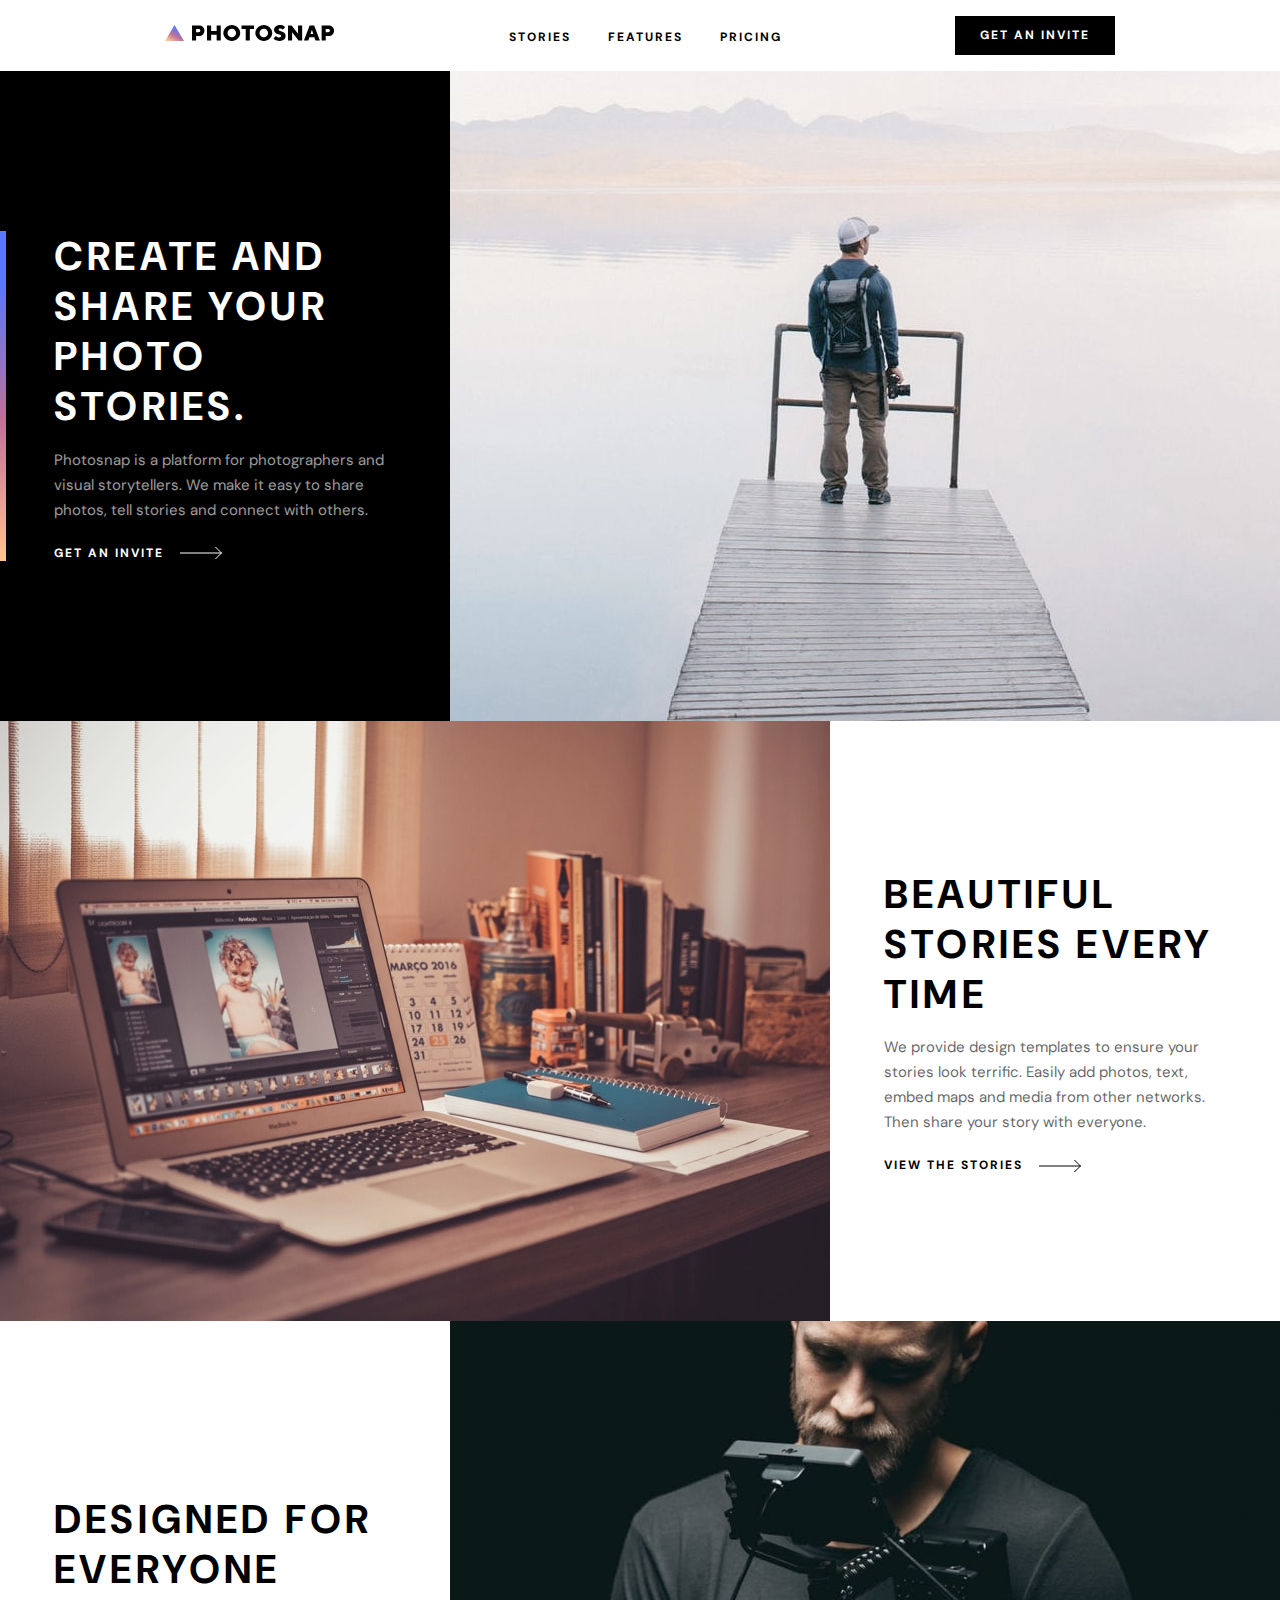
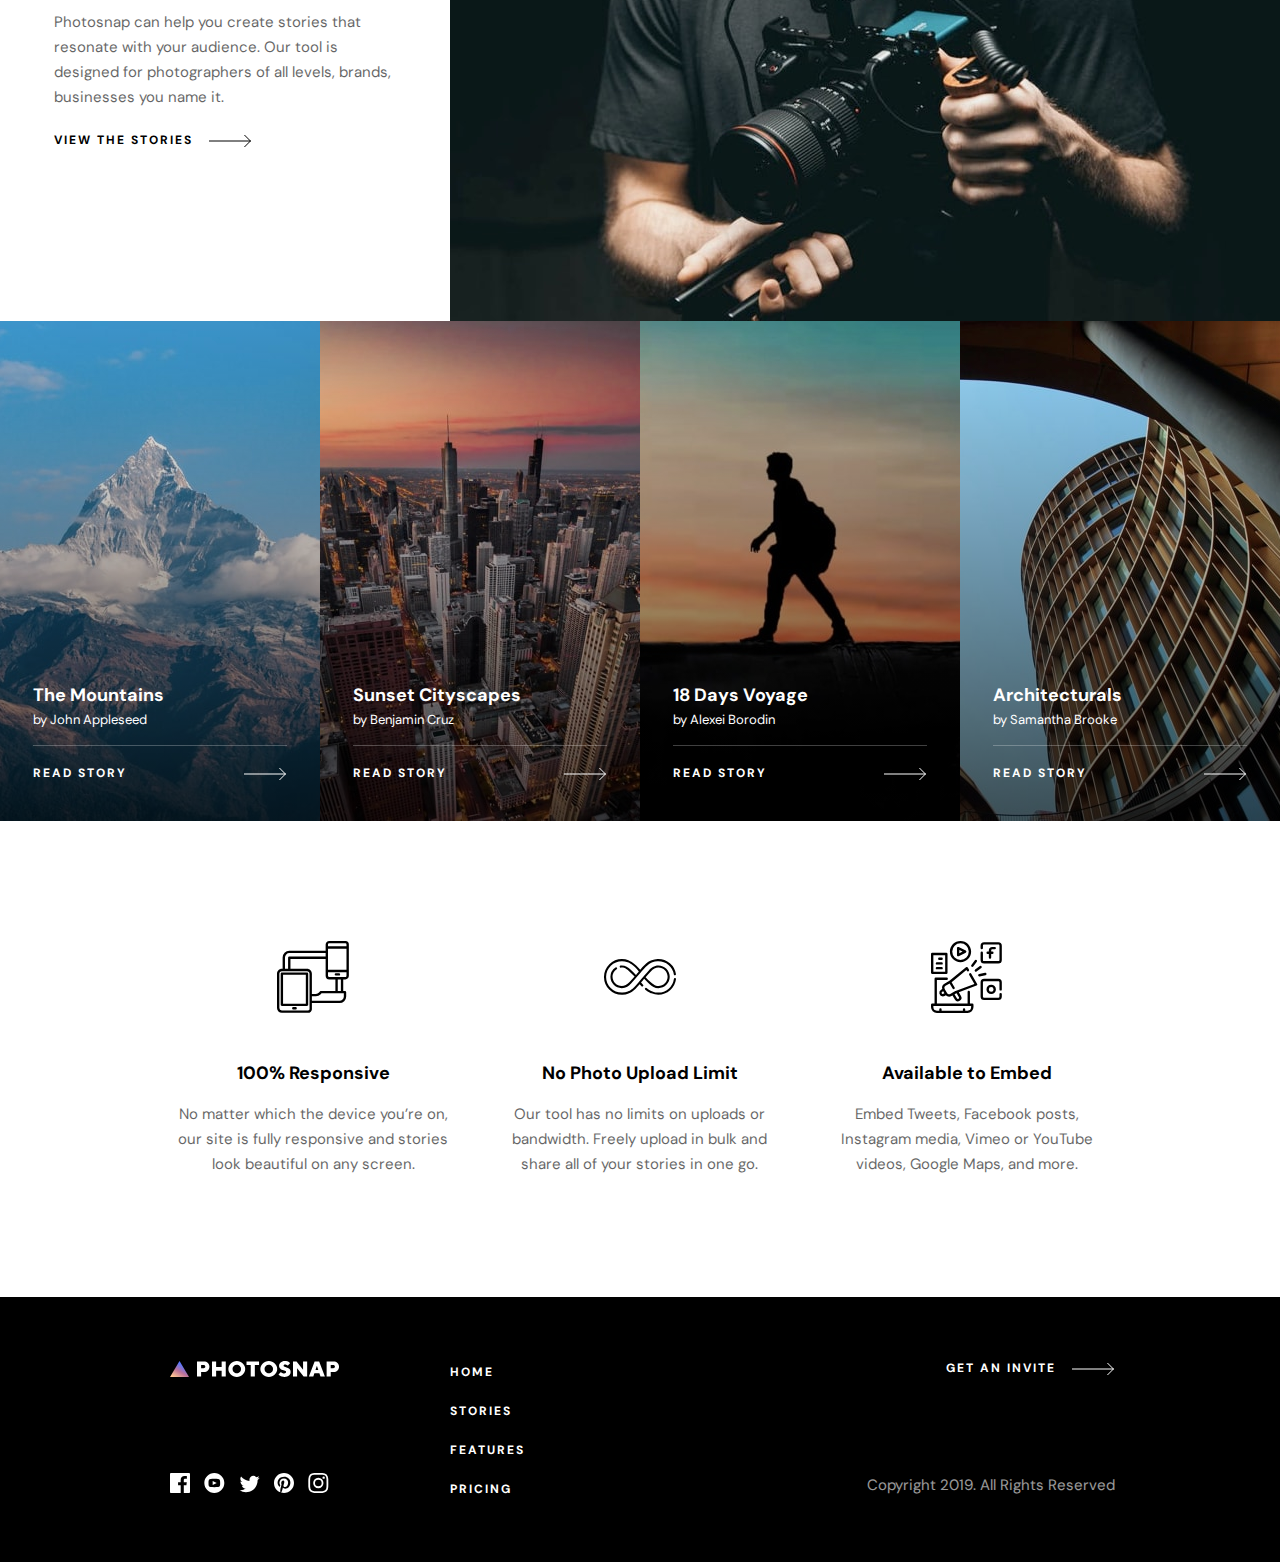
<file: index.html>
<!DOCTYPE html>
<html lang="en">
<head>
  <meta charset="UTF-8">
  <meta name="viewport" content="width=device-width, initial-scale=1.0">

  <link rel="icon" type="image/png" sizes="32x32" href="./assets/favicon-32x32.png">
  <link rel="stylesheet" href="/style/style.css">
  <link rel="stylesheet" href="/style/header/header.css">
  <link rel="stylesheet" href="/style/footer/footer.css">
  <link rel="stylesheet" href="/style/index/index.css">
  
  <title>Frontend Mentor | Photosnap Website Challenge</title>
</head>
<body>
  <input type="radio" name="mobile-menu-btns" id="open-mobile-menu">
  <input type="radio" name="mobile-menu-btns" id="close-mobile-menu">
  <header class="header">
    <a href="/index.html" aria-label="Photosnap home page">
      <svg xmlns="http://www.w3.org/2000/svg" width="170" height="16">
        <defs>
          <linearGradient id="a" x1="0%" x2="50%" y1="85.457%" y2="14.543%">
            <stop offset="0%" stop-color="#FFC593"/>
            <stop offset="51.945%" stop-color="#BC7198"/>
            <stop offset="100%" stop-color="#5A77FF"/>
          </linearGradient>
        </defs>
        <g fill="none" fill-rule="evenodd">
          <path fill="#000" fill-rule="nonzero" d="M31.108 15.568v-4.541h2.703c.836 0 1.6-.133 2.292-.4a5.19 5.19 0 001.773-1.113 5.1 5.1 0 001.146-1.676c.273-.642.41-1.344.41-2.108 0-.75-.137-1.449-.41-2.098a5.072 5.072 0 00-1.146-1.686A5.19 5.19 0 0036.103.832c-.692-.266-1.456-.4-2.292-.4H27v15.136h4.108zm2.487-8.217h-2.487V4.108h2.487c.49 0 .9.162 1.232.487.332.324.497.702.497 1.135 0 .432-.165.81-.497 1.135-.332.324-.742.486-1.232.486zm12.54 8.217V9.73h5.514v5.838h4.108V.432h-4.108v5.622h-5.514V.432h-4.108v15.136h4.108zM66.784 16a8.616 8.616 0 003.319-.638 8.401 8.401 0 002.68-1.74 8.192 8.192 0 001.785-2.552c.432-.965.648-1.989.648-3.07a7.428 7.428 0 00-.648-3.07 8.192 8.192 0 00-1.784-2.552 8.401 8.401 0 00-2.681-1.74A8.616 8.616 0 0066.783 0c-1.196 0-2.306.213-3.329.638a8.432 8.432 0 00-2.67 1.74A8.192 8.192 0 0059 4.93 7.428 7.428 0 0058.351 8c0 1.081.217 2.105.649 3.07a8.192 8.192 0 001.784 2.552 8.432 8.432 0 002.67 1.74c1.023.425 2.133.638 3.33.638zm0-3.676A4.285 4.285 0 0165.119 12a3.942 3.942 0 01-1.34-.908 4.33 4.33 0 01-.887-1.373A4.479 4.479 0 0162.568 8c0-.62.108-1.193.324-1.719a4.33 4.33 0 01.886-1.373c.375-.39.822-.692 1.34-.908a4.285 4.285 0 011.666-.324c.59 0 1.142.108 1.654.324.512.216.958.519 1.34.908.382.39.681.847.898 1.373.216.526.324 1.1.324 1.719 0 .62-.108 1.193-.324 1.719a4.236 4.236 0 01-.898 1.373c-.382.39-.828.692-1.34.908a4.206 4.206 0 01-1.654.324zm18.054 3.244V4.108h4.216V.432h-12.54v3.676h4.216v11.46h4.108zM98.784 16a8.616 8.616 0 003.319-.638 8.401 8.401 0 002.68-1.74 8.192 8.192 0 001.785-2.552c.432-.965.648-1.989.648-3.07a7.428 7.428 0 00-.648-3.07 8.192 8.192 0 00-1.784-2.552 8.401 8.401 0 00-2.681-1.74A8.616 8.616 0 0098.783 0c-1.196 0-2.306.213-3.329.638a8.432 8.432 0 00-2.67 1.74A8.192 8.192 0 0091 4.93 7.428 7.428 0 0090.351 8c0 1.081.217 2.105.649 3.07a8.192 8.192 0 001.784 2.552 8.432 8.432 0 002.67 1.74c1.023.425 2.133.638 3.33.638zm0-3.676A4.285 4.285 0 0197.119 12a3.942 3.942 0 01-1.34-.908 4.33 4.33 0 01-.887-1.373A4.479 4.479 0 0194.568 8c0-.62.108-1.193.324-1.719a4.33 4.33 0 01.886-1.373c.375-.39.822-.692 1.34-.908a4.285 4.285 0 011.666-.324c.59 0 1.142.108 1.654.324.512.216.958.519 1.34.908.382.39.681.847.898 1.373.216.526.324 1.1.324 1.719 0 .62-.108 1.193-.324 1.719a4.236 4.236 0 01-.898 1.373c-.382.39-.828.692-1.34.908a4.206 4.206 0 01-1.654.324zM114.568 16c.95 0 1.801-.133 2.55-.4.75-.267 1.385-.627 1.904-1.081.519-.454.915-.98 1.189-1.578.274-.599.41-1.236.41-1.914 0-.88-.172-1.6-.518-2.162a4.35 4.35 0 00-1.298-1.362 6.98 6.98 0 00-1.697-.822l-1.697-.562a7.533 7.533 0 01-1.297-.551c-.346-.195-.52-.465-.52-.811 0-.332.148-.63.444-.898.295-.266.688-.4 1.178-.4.375 0 .714.062 1.016.184.303.123.563.263.779.422.26.173.49.367.692.584l2.378-2.487a5.559 5.559 0 00-1.276-1.08c-.432-.275-.98-.523-1.643-.747C116.5.112 115.706 0 114.784 0c-.865 0-1.65.13-2.357.39-.706.259-1.308.605-1.805 1.037-.498.432-.883.93-1.157 1.492a3.908 3.908 0 00-.41 1.73c0 .879.172 1.6.518 2.162a4.35 4.35 0 001.297 1.362 6.98 6.98 0 001.698.822c.612.201 1.178.389 1.697.562.519.173.951.357 1.297.551.346.195.52.465.52.81 0 .433-.174.812-.52 1.136-.346.324-.821.487-1.427.487-.49 0-.933-.083-1.33-.25a5.466 5.466 0 01-1.027-.55 5.352 5.352 0 01-.886-.822l-2.378 2.486c.432.49.944.923 1.535 1.298.504.331 1.131.63 1.88.897.75.267 1.63.4 2.639.4zm12.54-.432V7.135l6.508 8.433h3.546V.432h-4.108v8.433L126.568.432H123v15.136h4.108zm16.216 0l1.081-3.244h4.973l1.081 3.244h4.433L149.162.432h-4.54l-5.73 15.136h4.432zm4.973-6.487h-2.81l1.405-4.432 1.405 4.432zm12.433 6.487v-4.541h2.702c.836 0 1.6-.133 2.292-.4a5.19 5.19 0 001.773-1.113 5.1 5.1 0 001.146-1.676c.274-.642.411-1.344.411-2.108 0-.75-.137-1.449-.41-2.098a5.072 5.072 0 00-1.147-1.686 5.19 5.19 0 00-1.773-1.114c-.692-.266-1.456-.4-2.292-.4h-6.81v15.136h4.108zm2.486-8.217h-2.486V4.108h2.486c.49 0 .901.162 1.233.487.331.324.497.702.497 1.135 0 .432-.166.81-.497 1.135-.332.324-.743.486-1.233.486z"/>
          <path fill="url(#a)" d="M0 16L9.5 0 19 16z"/>
        </g>
      </svg>
    </a>
    <label for="open-mobile-menu" id="open-mobile-menu-icon">
      <svg xmlns="http://www.w3.org/2000/svg" width="20" height="6">
        <g fill-rule="evenodd">
          <path d="M0 0h20v1H0zM0 5h20v1H0z"/>
        </g>
      </svg>
    </label>
    <label for="close-mobile-menu" id="close-mobile-menu-icon">
      <svg xmlns="http://www.w3.org/2000/svg" width="16" height="15">
        <path fill-rule="evenodd" d="M14.718.075l.707.707L8.707 7.5l6.718 6.718-.707.707L8 8.207l-6.718 6.718-.707-.707L7.293 7.5.575.782l.707-.707L8 6.793 14.718.075z"/>
      </svg>
    </label>
    <nav class="header-nav">
      <ul class="header-nav-menu">
        <li>
          <a href="/html/stories.html" class="link-base-style black-link menu-link">Stories</a>
        </li>
        <li>
          <a href="/html/features.html" class="link-base-style black-link menu-link">Features</a>
        </li>      
        <li>
          <a href="/html/pricing.html" class="link-base-style black-link menu-link">Pricing</a>
        </li>
      </ul>
      <a href="#" class="btn-base-style black-btn link-base-style header-nav-btn">Get an invite</a>
    </nav>
  </header>
  <div class="blackout"><!--Dysplay when mobile menu opens--></div>
  <main>
    <div>
      <section class="black-section section-container-base section-container-home">
        <picture class="section-container-picture">
          <source media="(max-width: 499px)" srcset="/assets/home/mobile/create-and-share.jpg">
          <source media="(max-width: 1279px)" srcset="/assets/home/tablet/create-and-share.jpg">
          <img src="/assets/home/desktop/create-and-share.jpg" alt="a man standing front the lake">
        </picture>
        <div class="section-text-wrapper-base section-text-wrapper-home">
          <div class="gradient-div"></div>
          <h1 class="big-header">Create and share your photo Stories.</h1>
          <p class="paragraph low-opacity-text">
            Photosnap is a platform for photographers and visual storytellers. 
            We make it easy to share photos, tell stories and connect with others.
          </p>
          <a href="#" class="call-to-action-link link-base-style">
            <p>Get an invite</p>
            <svg xmlns="http://www.w3.org/2000/svg" width="43" height="14">
              <g fill="none" fill-rule="evenodd" stroke="#fff">
                <path d="M0 7h41.864M35.428 1l6 6-6 6"/>
              </g>
            </svg>
          </a>
        </div>
      </section>
      <section class="white-section section-container-base section-container-home">
        <picture class="section-container-picture">
          <source media="(max-width: 499px)" srcset="/assets/home/mobile/beautiful-stories.jpg">
          <source media="(max-width: 1279px)" srcset="/assets/home/tablet/beautiful-stories.jpg">
          <img src="/assets/home/desktop/beautiful-stories.jpg" alt="home office desktop">
        </picture>
        <div class="section-text-wrapper-base section-text-wrapper-home" >
          <h2 class="big-header">Beautiful stories every time</h2>
          <p class="paragraph low-opacity-text">
            We provide design templates to ensure your stories look terrific. Easily add 
            photos, text, embed maps and media from other networks. Then share your story 
            with everyone.
          </p>
          <a href="#" class="call-to-action-link link-base-style black-link">
            <p>View the stories</p>
            <svg xmlns="http://www.w3.org/2000/svg" width="43" height="14">
              <g fill="none" fill-rule="evenodd" stroke="#000">
                <path d="M0 7h41.864M35.428 1l6 6-6 6"/>
              </g>
            </svg>
          </a>
        </div>
      </section>
      <section class="white-section section-container-base section-container-home">
        <picture class="section-container-picture">
          <source media="(max-width: 499px)" srcset="/assets/home/mobile/designed-for-everyone.jpg">
          <source media="(max-width: 1279px)" srcset="/assets/home/tablet/designed-for-everyone.jpg">
          <img src="/assets/home/desktop/designed-for-everyone.jpg" alt="a man with a camera">
        </picture>
        <div class="section-text-wrapper-base section-text-wrapper-home">
          <h2 class="big-header">Designed for everyone</h2>
          <p class="paragraph low-opacity-text">
            Photosnap can help you create stories that resonate with your audience.
            Our tool is designed for photographers of all levels, brands, businesses you name it. 
          </p>
          <a href="#" class="call-to-action-link link-base-style black-link">
            <p>View the stories</p>
            <svg xmlns="http://www.w3.org/2000/svg" width="43" height="14">
              <g fill="none" fill-rule="evenodd" stroke="#000">
                <path d="M0 7h41.864M35.428 1l6 6-6 6"/>
              </g>
            </svg>
          </a>
        </div>
      </section>
    </div>
    <div class="stories-wrapper">
        <a href="#" class="story-block mountains-block">
          <div class="stories-text-wrapper">
            <h3 class="small-header">The Mountains</h3>
            <p class="stories-info-text">by John Appleseed</p>
          </div>
          <div class="stories-call-to-action-wrapper">
            <h4 class="smallest-header">Read Story</h4>
            <svg xmlns="http://www.w3.org/2000/svg" width="43" height="14">
              <g fill="none" fill-rule="evenodd" stroke="#fff">
                <path d="M0 7h41.864M35.428 1l6 6-6 6"/>
              </g>
            </svg>
          </div>  
        </a>
      <a href="#" class="story-block cityscapes-block">
        <div class="stories-text-wrapper">
          <h3 class="small-header">Sunset Cityscapes</h3>
          <p class="stories-info-text">by Benjamin Cruz</p>
        </div>
        <div class="stories-call-to-action-wrapper">
          <h4 class="smallest-header">Read Story</h4>
          <svg xmlns="http://www.w3.org/2000/svg" width="43" height="14">
            <g fill="none" fill-rule="evenodd" stroke="#fff">
              <path d="M0 7h41.864M35.428 1l6 6-6 6"/>
            </g>
          </svg>
        </div>
      </a>
      <a href="#" class="story-block voyage-block">
        <div class="stories-text-wrapper">
          <h3 class="small-header">18 Days Voyage</h3>
          <p class="stories-info-text">by Alexei Borodin</p>
        </div>
        <div class="stories-call-to-action-wrapper">
          <h4 class="smallest-header">Read Story</h4>
          <svg xmlns="http://www.w3.org/2000/svg" width="43" height="14">
            <g fill="none" fill-rule="evenodd" stroke="#fff">
              <path d="M0 7h41.864M35.428 1l6 6-6 6"/>
            </g>
          </svg>
        </div>
      </a>
      <a href="#" class="story-block architecturals-block">
        <div class="stories-text-wrapper">
          <h3 class="small-header">Architecturals</h3>
          <p class="stories-info-text">by Samantha Brooke</p>
        </div>
        <div class="stories-call-to-action-wrapper">
          <h4 class="smallest-header">Read Story</h4>
          <svg xmlns="http://www.w3.org/2000/svg" width="43" height="14">
            <g fill="none" fill-rule="evenodd" stroke="#fff">
              <path d="M0 7h41.864M35.428 1l6 6-6 6"/>
            </g>
          </svg>
        </div>
      </a>
    </div>
    <div class="info-wrapper">
      <div class="info-div">
        <div class="info-icon-wrapper">
          <svg xmlns="http://www.w3.org/2000/svg" width="72" height="72">
            <path d="M31.195 32.674c0-.654-.529-1.183-1.183-1.183H4.88c-.653 0-1.183.53-1.183 1.183v31.195c0 .653.53 1.182 1.183 1.182h25.133c.654 0 1.183-.53 1.183-1.182V32.674zM28.83 62.686H6.062v-28.83H28.83v28.83zm-10.194 3.4h-2.37a1.182 1.182 0 100 2.366h2.37a1.183 1.183 0 000-2.366z"/>
            <path d="M68.33 0H52.298C50.32 0 48.64 1.545 48.64 3.523v6.235H12.292a6.694 6.694 0 00-6.674 6.696v11.34h-.724C2.168 27.795 0 30.063 0 32.792v34.168a4.864 4.864 0 004.897 4.893h26.086a3.91 3.91 0 002.835-1.183c.743-.765 1.221-1.737 1.073-2.798v-5.777h27.576a6.736 6.736 0 006.724-6.696V51.17a1.23 1.23 0 00-1.223-1.198h-1.734V38.44h2.095c1.978 0 3.523-1.678 3.523-3.656V3.523A3.483 3.483 0 0068.33 0zM51.005 7.688h18.48V28.83h-18.48V7.688zM52.3 2.366h16.03a1.12 1.12 0 011.158 1.157v1.8h-18.48v-1.8c0-.673.618-1.157 1.292-1.157zM7.984 16.454a4.326 4.326 0 014.308-4.33h36.349v3.4H12.22c-.654 0-1.132.594-1.132 1.247v11.024H7.984V16.454zm24.172 52.57c-.31.309-.735.477-1.173.463H4.9a2.5 2.5 0 01-2.536-2.532v-34.16c0-1.43 1.106-2.635 2.532-2.635h25.101c1.43 0 2.529 1.205 2.529 2.63v35.1c0 .011.036.007.036.02.026.411-.122.815-.407 1.113zm-2.154-41.23H13.454V17.89H48.64v16.894a3.712 3.712 0 003.658 3.656h6.1v11.532H43.995c-.33.003-.646.144-.87.389l-1.116 1.194a4.312 4.312 0 01-3.175 1.374h-3.944v-20.14c0-2.726-2.16-4.993-4.89-4.993zm36.823 27.604a4.368 4.368 0 01-4.358 4.331H34.891v-4.435h3.944a6.689 6.689 0 004.915-2.14l.765-.817h22.31v3.061zm-2.956-5.427h-3.105V38.44h3.105v11.532zm4.46-13.897H52.3a1.347 1.347 0 01-1.293-1.291v-3.588h18.48v3.588c0 .674-.483 1.29-1.157 1.29z"/>
            <path d="M61.947 32.23h-3.105a1.183 1.183 0 000 2.365h3.105a1.182 1.182 0 100-2.365z"/>
          </svg>
        </div>
        <h3 class="small-header">100% Responsive</h3>
        <p class="paragraph low-opacity-text">
          No matter which the device you’re on, our site is fully responsive and stories 
          look beautiful on any screen.
        </p>
      </div>
      <div class="info-div">
        <div class="info-icon-wrapper">
          <svg xmlns="http://www.w3.org/2000/svg" width="72" height="36">
            <path d="M71.087 19.105a1.056 1.056 0 00-1.19.904 15.715 15.715 0 01-5.2 9.667 15.714 15.714 0 01-10.384 3.914c-2.082 0-4.104-.4-6.01-1.189a1.15 1.15 0 00-.102-.036c-.022-.006-2.272-.71-5.621-3.368a1.056 1.056 0 00-1.313 1.654c3.436 2.728 5.85 3.584 6.271 3.72 2.15.883 4.43 1.331 6.775 1.331 4.34 0 8.523-1.577 11.779-4.44a17.827 17.827 0 005.898-10.967 1.056 1.056 0 00-.903-1.19z"/>
            <path d="M45.67 25.17c2.242 1.997 5.03 4.04 8.713 4.04h.004c6.256-.003 11.346-5.095 11.346-11.35 0-6.259-5.092-11.35-11.35-11.35-4.315 0-7.257 2.505-9.337 4.688-3.044 3.194-9.947 11.385-10.198 11.702-6.619 8.377-10.55 9.385-10.765 9.435a.8.8 0 00-.23.066 15.63 15.63 0 01-5.351 1.175l-.67.014A15.622 15.622 0 016.679 28.94a15.624 15.624 0 01-4.566-11.2c.03-4.189 1.705-8.126 4.715-11.085 2.975-2.923 6.88-4.527 11.015-4.527h.16a15.65 15.65 0 015.664 1.113c.112.044.223.088.335.13.55.206 5.395 2.163 10.85 9.087 0 0-2.344 2.862-2.886 3.505a79.573 79.573 0 00-5.482-5.414c-2.24-1.998-5.028-4.04-8.712-4.04h-.004c-.376 0-.757.018-1.13.055a1.056 1.056 0 00.209 2.102c.304-.03.614-.046.922-.046h.004c1.67 0 3.843.418 7.306 3.505a78.432 78.432 0 015.503 5.456 161.824 161.824 0 01-5.001 5.481c-2.659 2.79-5.067 4.034-7.809 4.034-5.093 0-9.237-4.144-9.237-9.238a9.23 9.23 0 014.12-7.693 1.056 1.056 0 10-1.172-1.757 11.339 11.339 0 00-5.06 9.45c0 6.259 5.091 11.35 11.35 11.35 4.315 0 7.256-2.505 9.336-4.688 3.044-3.194 10.386-11.94 10.386-11.94.005-.005.01-.01.013-.016 6.498-8.144 10.351-9.132 10.564-9.181a.796.796 0 00.23-.066c1.7-.704 3.501-1.1 5.352-1.176l.669-.013a15.73 15.73 0 0115.53 13.274 1.056 1.056 0 002.086-.327A17.846 17.846 0 0054.313.016h-.022L53.6.032h-.022a17.74 17.74 0 00-5.987 1.296c-.883.196-4.895 1.49-11.366 9.465-5.567-6.93-10.51-9.034-11.483-9.398a14.312 14.312 0 01-.293-.113A17.752 17.752 0 0018.023.018c-4.761-.05-9.26 1.775-12.675 5.132C1.934 8.506.035 12.972 0 17.726A17.725 17.725 0 005.18 30.43a17.72 17.72 0 0012.662 5.272h.022l.691-.014h.022a17.739 17.739 0 005.987-1.296c.872-.194 4.788-1.456 11.104-9.144.603.69 1.216 1.354 1.828 1.98a1.056 1.056 0 001.511-1.475 47.766 47.766 0 01-1.984-2.164c.554-.67 2.624-3.191 3.166-3.835a79.567 79.567 0 005.482 5.415zm.905-12.515c2.658-2.79 5.066-4.033 7.808-4.033 5.093 0 9.238 4.144 9.238 9.238 0 5.091-4.143 9.235-9.235 9.237h-.003c-1.67 0-3.844-.417-7.307-3.504a78.35 78.35 0 01-5.503-5.457 162.117 162.117 0 015.002-5.48z"/>
          </svg>
        </div>
        <h3 class="small-header">No Photo Upload Limit</h3>
        <p class="paragraph low-opacity-text">
          Our tool has no limits on uploads or bandwidth. Freely upload in bulk and 
          share all of your stories in one go.
        </p>
      </div>
      <div class="info-div">
        <div class="info-icon-wrapper">
          <svg xmlns="http://www.w3.org/2000/svg" width="71" height="72">
            <path d="M41.311 62.557h-2.36V50.99a1.18 1.18 0 00-2.36 0v11.567H5.9V38.951h9.821a1.18 1.18 0 100-2.36h-11a1.18 1.18 0 00-1.181 1.18v24.786h-2.36A1.18 1.18 0 000 63.737v2.361A5.902 5.902 0 005.902 72H36.59a5.902 5.902 0 005.902-5.902v-2.36a1.18 1.18 0 00-1.18-1.18zm-1.18 3.541a3.541 3.541 0 01-3.54 3.541H34.23v-1.18a1.18 1.18 0 10-2.361 0v1.18H10.623v-1.18a1.18 1.18 0 10-2.36 0v1.18H5.901A3.541 3.541 0 012.36 66.1v-1.181h37.77v1.18zM61.377 8.262h2.36a1.18 1.18 0 100-2.36h-2.36a3.541 3.541 0 00-3.54 3.54v1.181h-1.181a1.18 1.18 0 100 2.36h1.18v3.542a1.18 1.18 0 002.36 0v-3.541h1.181a1.18 1.18 0 000-2.361h-1.18v-1.18c0-.652.528-1.18 1.18-1.18z"/>
            <path d="M67.279 1.18H53.115a3.541 3.541 0 00-3.541 3.541v2.361a1.18 1.18 0 002.36 0v-2.36c0-.653.529-1.181 1.18-1.181H67.28c.652 0 1.18.528 1.18 1.18v14.164a1.18 1.18 0 01-1.18 1.18H53.115a1.18 1.18 0 01-1.18-1.18v-7.082a1.18 1.18 0 10-2.361 0v7.082a3.541 3.541 0 003.54 3.541H67.28a3.541 3.541 0 003.54-3.54V4.72a3.541 3.541 0 00-3.54-3.54zM55.475 48.393a4.721 4.721 0 109.443 0 4.721 4.721 0 00-9.443 0zm7.082 0a2.36 2.36 0 11-4.72 0 2.36 2.36 0 014.72 0z"/>
            <path d="M67.279 37.77H53.115a3.541 3.541 0 00-3.541 3.541v14.164a3.541 3.541 0 003.54 3.541H67.28a3.541 3.541 0 003.54-3.54v-2.361a1.18 1.18 0 10-2.36 0v2.36a1.18 1.18 0 01-1.18 1.18H53.115a1.18 1.18 0 01-1.18-1.18V41.311c0-.651.528-1.18 1.18-1.18h14.164c.652 0 1.18.529 1.18 1.18v7.082a1.18 1.18 0 102.36 0v-7.082a3.541 3.541 0 00-3.54-3.54zM26.522 15.167a1.18 1.18 0 001.157.047l7.082-3.54a1.18 1.18 0 000-2.102l-7.082-3.54a1.18 1.18 0 00-1.712 1.05v7.082c0 .408.21.787.555 1.003zm1.806-6.173l3.258 1.629-3.258 1.629V8.994z"/>
            <path d="M29.508 21.246c5.867 0 10.623-4.756 10.623-10.623C40.131 4.756 35.375 0 29.508 0c-5.867 0-10.623 4.756-10.623 10.623 0 5.867 4.756 10.623 10.623 10.623zm0-18.885a8.262 8.262 0 110 16.524 8.262 8.262 0 010-16.524zm11.803 23.606c.372 0 .722-.175.945-.472l3.54-4.721a1.18 1.18 0 10-1.888-1.417l-3.54 4.722a1.18 1.18 0 00.943 1.888zm2.597 4.25a1.18 1.18 0 001.653.235l4.721-3.54a1.18 1.18 0 10-1.416-1.889l-4.722 3.54a1.18 1.18 0 00-.236 1.653zm11.567 2.596a1.18 1.18 0 00-1.416-.944l-5.902 1.18a1.186 1.186 0 00.236 2.36h.237l5.901-1.18a1.18 1.18 0 00.944-1.416zM1.18 33.05h14.164a1.18 1.18 0 001.18-1.18V12.984a1.18 1.18 0 00-1.18-1.18H1.18A1.18 1.18 0 000 12.983v18.885c0 .652.528 1.18 1.18 1.18zm1.18-18.885h11.804v16.525H2.36V14.164z"/>
            <path d="M10.623 16.525h-2.36a1.18 1.18 0 100 2.36h2.36a1.18 1.18 0 100-2.36zm0 4.72H5.902a1.18 1.18 0 000 2.362h4.721a1.18 1.18 0 100-2.361zm0 4.722H5.902a1.18 1.18 0 000 2.36h4.721a1.18 1.18 0 100-2.36zm29.65 6.728a1.184 1.184 0 10-2.054 1.18l5.205 9.006-18.885 7.082h-.177l-3.069 1.77-2.042 1.181a2.36 2.36 0 01-3.222-.862l-2.36-4.083a2.36 2.36 0 01.884-3.117l4.084-2.36 2.951 5.11a1.18 1.18 0 001.027.59 1.18 1.18 0 001.027-1.77l-3.045-5.264L35.41 28.942l.484.838a1.184 1.184 0 102.054-1.18l-1.18-2.043a1.18 1.18 0 00-.815-.566 1.18 1.18 0 00-.968.248L18.46 39.859l-5.028 2.904a4.721 4.721 0 00-2.172 5.347l-1.18.673a3.541 3.541 0 001.77 6.61 3.612 3.612 0 001.771-.472l1.18-.673a4.58 4.58 0 003.305 1.393 4.65 4.65 0 002.36-.638l1.028-.59 2.36 4.096a3.541 3.541 0 004.828 1.298 3.541 3.541 0 001.298-4.84l-2.148-3.74 17.705-6.646a1.18 1.18 0 00.614-1.688l-5.878-10.198zm-27.88 20.172a1.18 1.18 0 01-.897.118 1.18 1.18 0 01-.72-.543 1.18 1.18 0 01.437-1.617l1.027-.59 1.18 2.042-1.027.59zm15.534 3.305c.156.271.199.594.118.897a1.18 1.18 0 01-.555.708 1.18 1.18 0 01-1.605-.425l-2.361-4.096 1.96-1.12h.094l2.349 4.036z"/>
          </svg>
        </div>
        <h3 class="small-header">Available to Embed</h3>
        <p class="paragraph low-opacity-text">
          Embed Tweets, Facebook posts, Instagram media, Vimeo or YouTube videos, 
          Google Maps, and more. 
        </p>
      </div>
    </div>
  </main>

  <footer class="footer">
    <svg xmlns="http://www.w3.org/2000/svg" width="170" height="16" class="footer-logo">
      <defs>
        <linearGradient id="logo" x1="0%" x2="50%" y1="85.457%" y2="14.543%">
          <stop offset="0%" stop-color="#FFC593"/>
          <stop offset="51.945%" stop-color="#BC7198"/>
          <stop offset="100%" stop-color="#5A77FF"/>
        </linearGradient>
      </defs>
      <g fill="none" fill-rule="evenodd">
        <path fill="#ffffff" fill-rule="nonzero" d="M31.108 15.568v-4.541h2.703c.836 0 1.6-.133 2.292-.4a5.19 5.19 0 001.773-1.113 5.1 5.1 0 001.146-1.676c.273-.642.41-1.344.41-2.108 0-.75-.137-1.449-.41-2.098a5.072 5.072 0 00-1.146-1.686A5.19 5.19 0 0036.103.832c-.692-.266-1.456-.4-2.292-.4H27v15.136h4.108zm2.487-8.217h-2.487V4.108h2.487c.49 0 .9.162 1.232.487.332.324.497.702.497 1.135 0 .432-.165.81-.497 1.135-.332.324-.742.486-1.232.486zm12.54 8.217V9.73h5.514v5.838h4.108V.432h-4.108v5.622h-5.514V.432h-4.108v15.136h4.108zM66.784 16a8.616 8.616 0 003.319-.638 8.401 8.401 0 002.68-1.74 8.192 8.192 0 001.785-2.552c.432-.965.648-1.989.648-3.07a7.428 7.428 0 00-.648-3.07 8.192 8.192 0 00-1.784-2.552 8.401 8.401 0 00-2.681-1.74A8.616 8.616 0 0066.783 0c-1.196 0-2.306.213-3.329.638a8.432 8.432 0 00-2.67 1.74A8.192 8.192 0 0059 4.93 7.428 7.428 0 0058.351 8c0 1.081.217 2.105.649 3.07a8.192 8.192 0 001.784 2.552 8.432 8.432 0 002.67 1.74c1.023.425 2.133.638 3.33.638zm0-3.676A4.285 4.285 0 0165.119 12a3.942 3.942 0 01-1.34-.908 4.33 4.33 0 01-.887-1.373A4.479 4.479 0 0162.568 8c0-.62.108-1.193.324-1.719a4.33 4.33 0 01.886-1.373c.375-.39.822-.692 1.34-.908a4.285 4.285 0 011.666-.324c.59 0 1.142.108 1.654.324.512.216.958.519 1.34.908.382.39.681.847.898 1.373.216.526.324 1.1.324 1.719 0 .62-.108 1.193-.324 1.719a4.236 4.236 0 01-.898 1.373c-.382.39-.828.692-1.34.908a4.206 4.206 0 01-1.654.324zm18.054 3.244V4.108h4.216V.432h-12.54v3.676h4.216v11.46h4.108zM98.784 16a8.616 8.616 0 003.319-.638 8.401 8.401 0 002.68-1.74 8.192 8.192 0 001.785-2.552c.432-.965.648-1.989.648-3.07a7.428 7.428 0 00-.648-3.07 8.192 8.192 0 00-1.784-2.552 8.401 8.401 0 00-2.681-1.74A8.616 8.616 0 0098.783 0c-1.196 0-2.306.213-3.329.638a8.432 8.432 0 00-2.67 1.74A8.192 8.192 0 0091 4.93 7.428 7.428 0 0090.351 8c0 1.081.217 2.105.649 3.07a8.192 8.192 0 001.784 2.552 8.432 8.432 0 002.67 1.74c1.023.425 2.133.638 3.33.638zm0-3.676A4.285 4.285 0 0197.119 12a3.942 3.942 0 01-1.34-.908 4.33 4.33 0 01-.887-1.373A4.479 4.479 0 0194.568 8c0-.62.108-1.193.324-1.719a4.33 4.33 0 01.886-1.373c.375-.39.822-.692 1.34-.908a4.285 4.285 0 011.666-.324c.59 0 1.142.108 1.654.324.512.216.958.519 1.34.908.382.39.681.847.898 1.373.216.526.324 1.1.324 1.719 0 .62-.108 1.193-.324 1.719a4.236 4.236 0 01-.898 1.373c-.382.39-.828.692-1.34.908a4.206 4.206 0 01-1.654.324zM114.568 16c.95 0 1.801-.133 2.55-.4.75-.267 1.385-.627 1.904-1.081.519-.454.915-.98 1.189-1.578.274-.599.41-1.236.41-1.914 0-.88-.172-1.6-.518-2.162a4.35 4.35 0 00-1.298-1.362 6.98 6.98 0 00-1.697-.822l-1.697-.562a7.533 7.533 0 01-1.297-.551c-.346-.195-.52-.465-.52-.811 0-.332.148-.63.444-.898.295-.266.688-.4 1.178-.4.375 0 .714.062 1.016.184.303.123.563.263.779.422.26.173.49.367.692.584l2.378-2.487a5.559 5.559 0 00-1.276-1.08c-.432-.275-.98-.523-1.643-.747C116.5.112 115.706 0 114.784 0c-.865 0-1.65.13-2.357.39-.706.259-1.308.605-1.805 1.037-.498.432-.883.93-1.157 1.492a3.908 3.908 0 00-.41 1.73c0 .879.172 1.6.518 2.162a4.35 4.35 0 001.297 1.362 6.98 6.98 0 001.698.822c.612.201 1.178.389 1.697.562.519.173.951.357 1.297.551.346.195.52.465.52.81 0 .433-.174.812-.52 1.136-.346.324-.821.487-1.427.487-.49 0-.933-.083-1.33-.25a5.466 5.466 0 01-1.027-.55 5.352 5.352 0 01-.886-.822l-2.378 2.486c.432.49.944.923 1.535 1.298.504.331 1.131.63 1.88.897.75.267 1.63.4 2.639.4zm12.54-.432V7.135l6.508 8.433h3.546V.432h-4.108v8.433L126.568.432H123v15.136h4.108zm16.216 0l1.081-3.244h4.973l1.081 3.244h4.433L149.162.432h-4.54l-5.73 15.136h4.432zm4.973-6.487h-2.81l1.405-4.432 1.405 4.432zm12.433 6.487v-4.541h2.702c.836 0 1.6-.133 2.292-.4a5.19 5.19 0 001.773-1.113 5.1 5.1 0 001.146-1.676c.274-.642.411-1.344.411-2.108 0-.75-.137-1.449-.41-2.098a5.072 5.072 0 00-1.147-1.686 5.19 5.19 0 00-1.773-1.114c-.692-.266-1.456-.4-2.292-.4h-6.81v15.136h4.108zm2.486-8.217h-2.486V4.108h2.486c.49 0 .901.162 1.233.487.331.324.497.702.497 1.135 0 .432-.166.81-.497 1.135-.332.324-.743.486-1.233.486z"/>
        <path fill="url(#logo)" d="M0 16L9.5 0 19 16z"/>
      </g>
    </svg>
    <div class="share-icons-wrapper">
      <svg xmlns="http://www.w3.org/2000/svg" width="20" height="20" class="share-icon">
        <defs>
          <linearGradient id="fb-gradient" x1="100%" x2="0%" y1="0%" y2="100%">
            <stop offset="0%" stop-color="#ffffff"/>
            <stop offset="100%" stop-color="#ffffff"/>
          </linearGradient>
        </defs>
        <path fill="url(#fb-gradient)" d="M18.896 0H1.104C.494 0 0 .494 0 1.104v17.793C0 19.506.494 20 1.104 20h9.58v-7.745H8.076V9.237h2.606V7.01c0-2.583 1.578-3.99 3.883-3.99 1.104 0 2.052.082 2.329.119v2.7h-1.598c-1.254 0-1.496.597-1.496 1.47v1.928h2.989l-.39 3.018h-2.6V20h5.098c.608 0 1.102-.494 1.102-1.104V1.104C20 .494 19.506 0 18.896 0z"/>
      </svg>
      <svg xmlns="http://www.w3.org/2000/svg" width="21" height="20" class="share-icon">
        <defs>
          <linearGradient id="yt-gradient" x1="0%" x2="100%" y1="100%" y2="0%">
            <stop offset="0%" stop-color="#ffffff"/>
            <stop offset="100%" stop-color="#ffffff"/>
          </linearGradient>
        </defs>
        <path fill="url(#yt-gradient)" d="M43.33 0c-5.523 0-10 4.478-10 10 0 5.523 4.477 10 10 10s10-4.477 10-10c0-5.522-4.477-10-10-10zm3.7 14.077c-1.75.12-5.653.12-7.402 0-1.896-.13-2.117-1.059-2.131-4.077.014-3.024.237-3.947 2.131-4.077 1.75-.12 5.652-.12 7.403 0 1.897.13 2.117 1.059 2.132 4.077-.015 3.024-.237 3.947-2.132 4.077zm-5.367-6.029l4.098 1.949-4.098 1.955V8.048z" transform="translate(-33)"/>
      </svg>
      <svg xmlns="http://www.w3.org/2000/svg" width="21" height="18" class="share-icon">
        <defs>
          <linearGradient id="tw-gradient" x1="100%" x2="0%" y1="16.979%" y2="83.021%">
            <stop offset="0%" stop-color="#ffffff"/>
            <stop offset="100%" stop-color="#ffffff"/>
          </linearGradient>
        </defs>
        <path fill="url(#tw-gradient)" d="M86.66 3.797a8.192 8.192 0 01-2.357.646 4.11 4.11 0 001.805-2.27 8.22 8.22 0 01-2.606.996 4.096 4.096 0 00-2.995-1.296c-2.65 0-4.596 2.472-3.998 5.038a11.648 11.648 0 01-8.457-4.287 4.109 4.109 0 001.27 5.478 4.086 4.086 0 01-1.858-.513c-.045 1.901 1.318 3.68 3.291 4.075a4.113 4.113 0 01-1.853.07 4.106 4.106 0 003.833 2.85 8.25 8.25 0 01-6.075 1.7 11.616 11.616 0 006.29 1.843c7.618 0 11.922-6.434 11.662-12.205a8.354 8.354 0 002.048-2.124z" transform="translate(-66 -1)"/>
      </svg>
      <svg xmlns="http://www.w3.org/2000/svg" width="20" height="20" class="share-icon">
        <defs>
          <linearGradient id="pi-gradient" x1="100%" x2="0%" y1="0%" y2="100%">
            <stop offset="0%" stop-color="#ffffff"/>
            <stop offset="100%" stop-color="#ffffff"/>
          </linearGradient>
        </defs>
        <path fill="url(#pi-gradient)" d="M109.99 0c-5.522 0-10 4.477-10 10 0 4.237 2.636 7.855 6.356 9.312-.088-.791-.167-2.005.035-2.868.181-.78 1.172-4.97 1.172-4.97s-.299-.6-.299-1.486c0-1.39.806-2.428 1.81-2.428.852 0 1.264.64 1.264 1.408 0 .858-.546 2.14-.828 3.33-.236.995.5 1.807 1.48 1.807 1.778 0 3.144-1.874 3.144-4.58 0-2.393-1.72-4.068-4.176-4.068-2.845 0-4.515 2.135-4.515 4.34 0 .859.33 1.781.744 2.281a.3.3 0 01.069.288l-.278 1.133c-.044.183-.145.223-.335.134-1.249-.581-2.03-2.407-2.03-3.874 0-3.154 2.292-6.052 6.608-6.052 3.469 0 6.165 2.473 6.165 5.776 0 3.447-2.173 6.22-5.19 6.22-1.013 0-1.965-.525-2.291-1.148l-.623 2.378c-.226.869-.835 1.958-1.244 2.621.937.29 1.931.446 2.962.446 5.523 0 10-4.477 10-10s-4.477-10-10-10z" transform="translate(-100)"/>
      </svg>
      <svg xmlns="http://www.w3.org/2000/svg" width="21" height="20" class="share-icon">
        <defs>
          <linearGradient id="ig-gradient" x1="0%" x2="50%" y1="100%" y2="0%">
            <stop offset="0%" stop-color="#ffffff"/>
            <stop offset="51.945%" stop-color="#ffffff"/>
            <stop offset="100%" stop-color="#ffffff"/>
          </linearGradient>
        </defs>
        <path fill="url(#ig-gradient)" d="M143.32 1.802c2.67 0 2.987.01 4.042.059 2.71.123 3.976 1.409 4.099 4.099.048 1.054.057 1.37.057 4.04 0 2.672-.01 2.988-.057 4.042-.124 2.687-1.387 3.975-4.1 4.099-1.054.048-1.37.058-4.041.058-2.67 0-2.987-.01-4.04-.058-2.718-.124-3.977-1.416-4.1-4.1-.048-1.054-.058-1.37-.058-4.041 0-2.67.01-2.986.058-4.04.124-2.69 1.387-3.977 4.1-4.1 1.054-.048 1.37-.058 4.04-.058zm0-1.802c-2.716 0-3.056.012-4.123.06-3.631.167-5.65 2.182-5.816 5.817-.05 1.067-.061 1.407-.061 4.123s.012 3.057.06 4.123c.167 3.632 2.182 5.65 5.817 5.817 1.067.048 1.407.06 4.123.06s3.057-.012 4.123-.06c3.629-.167 5.652-2.182 5.816-5.817.05-1.066.061-1.407.061-4.123s-.012-3.056-.06-4.122c-.163-3.629-2.18-5.65-5.816-5.817C146.377.01 146.036 0 143.32 0zm0 4.865a5.135 5.135 0 100 10.27 5.135 5.135 0 000-10.27zm0 8.468a3.333 3.333 0 110-6.666 3.333 3.333 0 010 6.666zm5.338-9.87a1.2 1.2 0 100 2.4 1.2 1.2 0 000-2.4z" transform="translate(-133)"/>
      </svg>
    </div>
    <ul class="footer-menu">
      <li>
        <a href="/index.html" class="link-base-style menu-link">Home</a>
      </li>
      <li>
        <a href="/html/stories.html" class="link-base-style menu-link">Stories</a>
      </li>
      <li>
        <a href="/html/features.html" class="link-base-style menu-link">Features</a>
      </li>      
      <li>
        <a href="/html/pricing.html" class="link-base-style menu-link">Pricing</a>
      </li>
    </ul>
    <a href="#" class="call-to-action-link call-to-action-footer link-base-style">
      <p>Get an invite</p>
      <svg xmlns="http://www.w3.org/2000/svg" width="43" height="14">
        <g fill="none" fill-rule="evenodd" stroke="#fff">
          <path d="M0 7h41.864M35.428 1l6 6-6 6"/>
        </g>
      </svg>
    </a>
    <p class="paragraph footer-copyright low-opacity-text">Copyright 2019. All Rights Reserved</p>
  </footer>
</body>
</html>
</file>
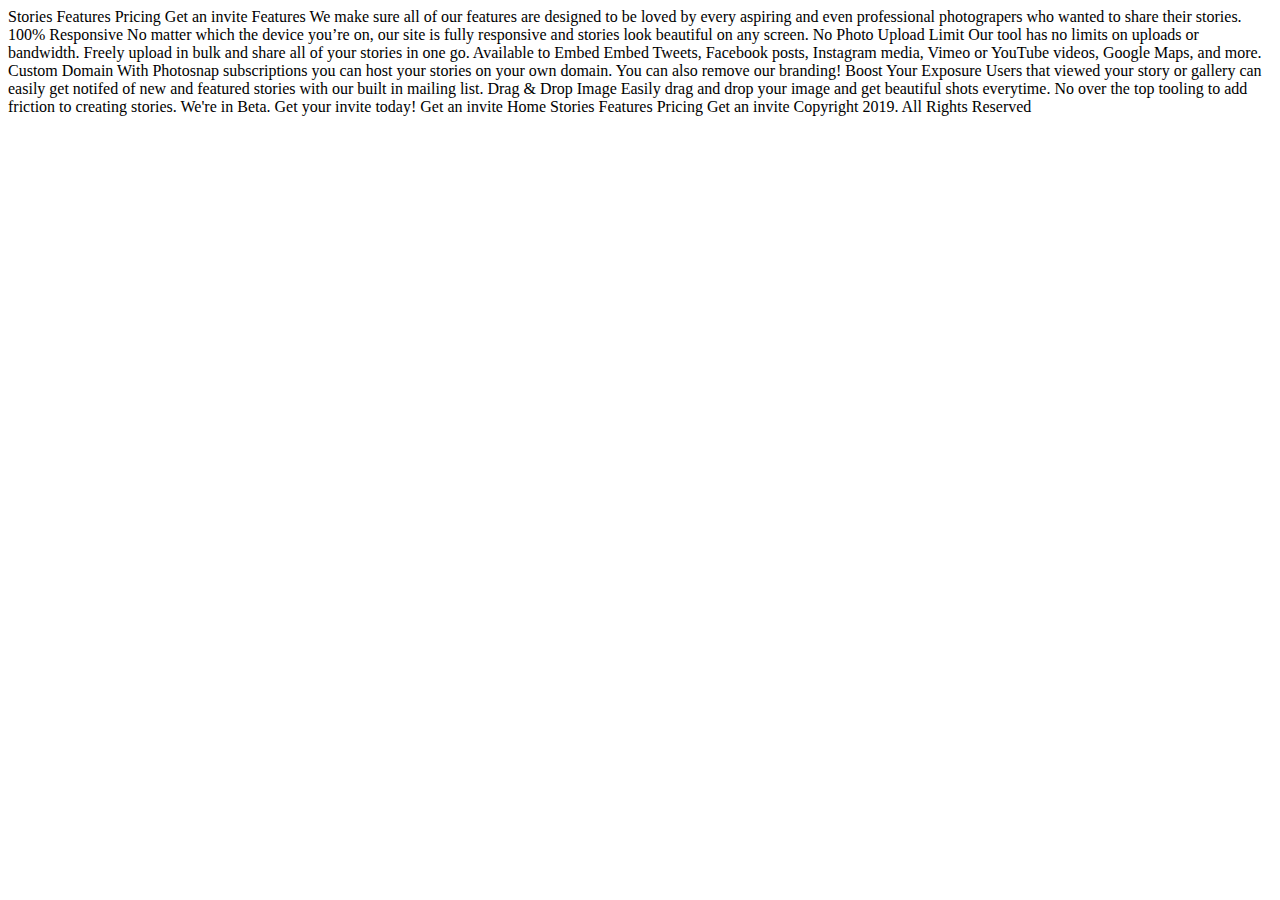
<file: features.html>
<!DOCTYPE html>
<html lang="en">
<head>
  <meta charset="UTF-8">
  <meta name="viewport" content="width=device-width, initial-scale=1.0">

  <link rel="icon" type="image/png" sizes="32x32" href="./assets/favicon-32x32.png">
  
  <title>Frontend Mentor | Photosnap Website Challenge</title>
</head>
<body>

  Stories
  Features
  Pricing

  Get an invite

  Features

  We make sure all of our features are designed to be loved by every aspiring and even 
  professional photograpers who wanted to share their stories.

  100% Responsive

  No matter which the device you’re on, our site is fully responsive and stories 
  look beautiful on any screen.

  No Photo Upload Limit

  Our tool has no limits on uploads or bandwidth. Freely upload in bulk and share 
  all of your stories in one go.

  Available to Embed

  Embed Tweets, Facebook posts, Instagram media, Vimeo or YouTube videos, Google 
  Maps, and more. 

  Custom Domain

  With Photosnap subscriptions you can host your stories on your own domain. You can 
  also remove our branding!

  Boost Your Exposure

  Users that viewed your story or gallery can easily get notifed of new and featured 
  stories with our built in mailing list.

  Drag & Drop Image

  Easily drag and drop your image and get beautiful shots everytime. No over the top 
  tooling to add friction to creating stories.

  We're in Beta. Get your invite today!
  
  Get an invite

  Home
  Stories
  Features
  Pricing

  Get an invite

  Copyright 2019. All Rights Reserved

</body>
</html>
</file>
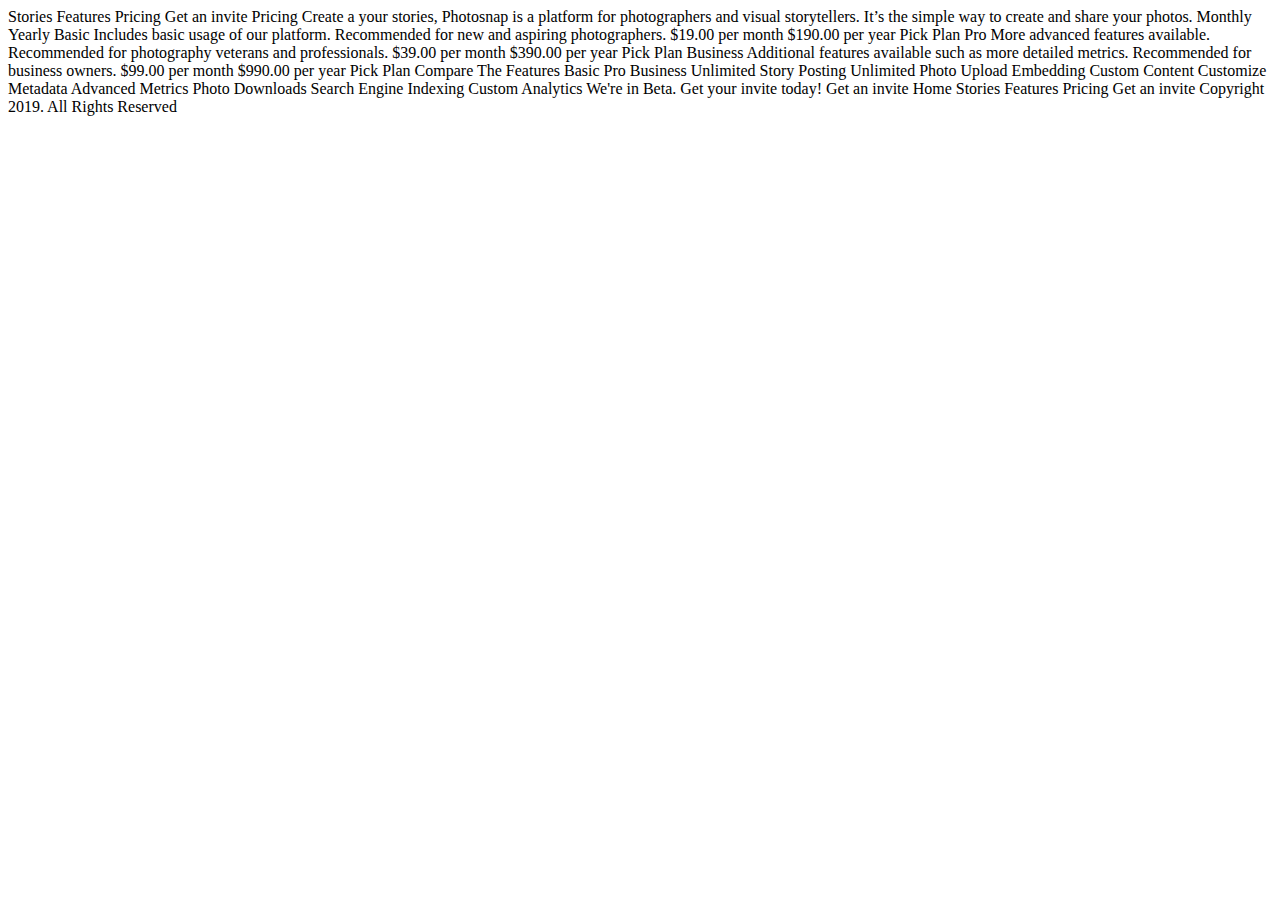
<file: pricing.html>
<!DOCTYPE html>
<html lang="en">
<head>
  <meta charset="UTF-8">
  <meta name="viewport" content="width=device-width, initial-scale=1.0">

  <link rel="icon" type="image/png" sizes="32x32" href="./assets/favicon-32x32.png">
  
  <title>Frontend Mentor | Photosnap Website Challenge</title>
</head>
<body>

  Stories
  Features
  Pricing

  Get an invite

  Pricing

  Create a your stories, Photosnap is a platform for photographers and visual storytellers. 
  It’s the simple way to create and share your photos.

  Monthly
  Yearly

  Basic
  Includes basic usage of our platform. Recommended for new and aspiring photographers.
  $19.00 per month
  $190.00 per year
  Pick Plan

  Pro
  More advanced features available. Recommended for photography veterans and professionals.
  $39.00 per month
  $390.00 per year
  Pick Plan

  Business
  Additional features available such as more detailed metrics. Recommended for business owners.
  $99.00 per month
  $990.00 per year
  Pick Plan

  Compare

  The Features

  Basic
  Pro
  Business

  Unlimited Story Posting
  Unlimited Photo Upload
  Embedding Custom Content
  Customize Metadata
  Advanced Metrics
  Photo Downloads
  Search Engine Indexing
  Custom Analytics

  We're in Beta. Get your invite today!
  
  Get an invite

  Home
  Stories
  Features
  Pricing

  Get an invite

  Copyright 2019. All Rights Reserved

</body>
</html>
</file>
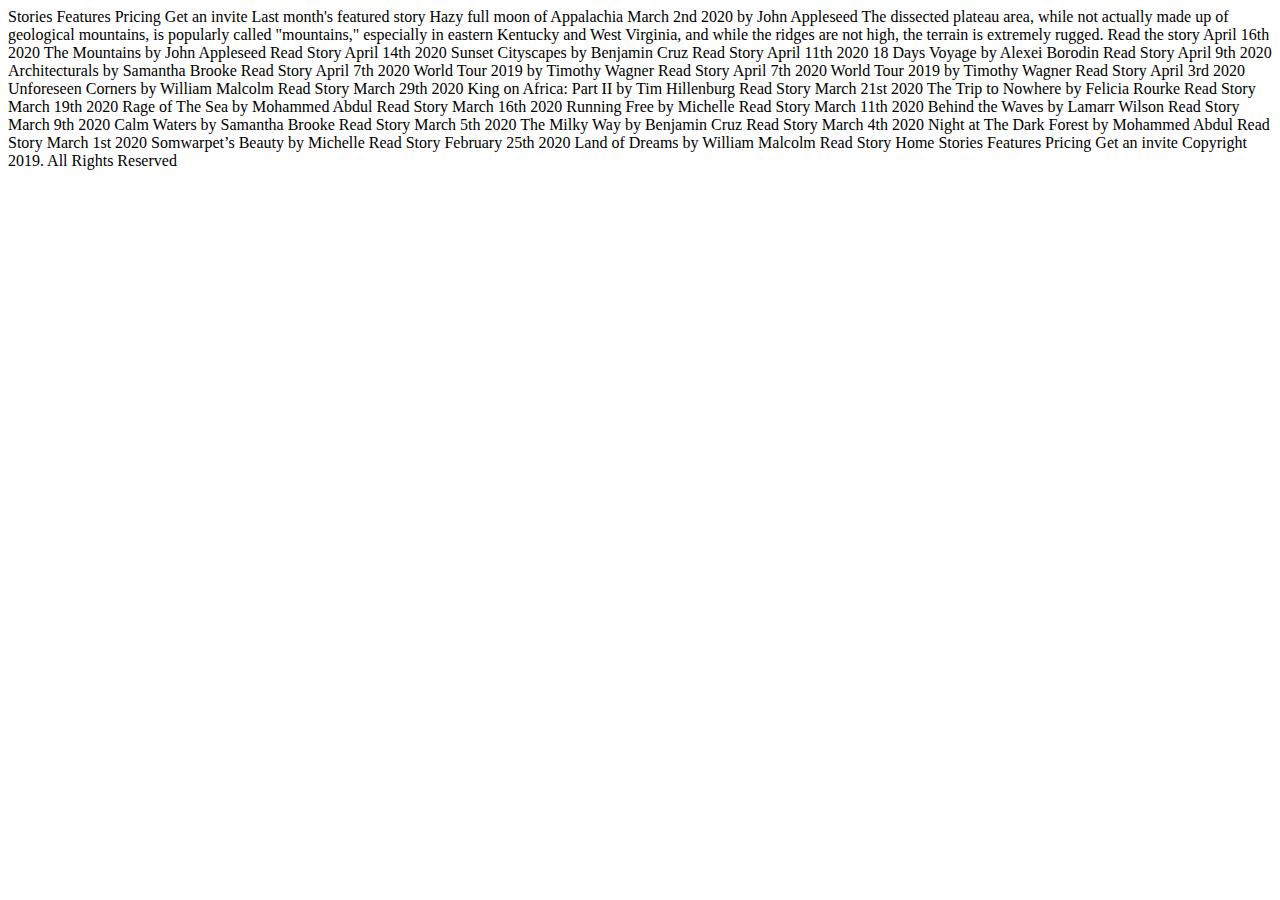
<file: stories.html>
<!DOCTYPE html>
<html lang="en">
<head>
  <meta charset="UTF-8">
  <meta name="viewport" content="width=device-width, initial-scale=1.0">

  <link rel="icon" type="image/png" sizes="32x32" href="./assets/favicon-32x32.png">
  
  <title>Frontend Mentor | Photosnap Website Challenge</title>
</head>
<body>

  Stories
  Features
  Pricing

  Get an invite

  Last month's featured story

  Hazy full moon of Appalachia
  March 2nd 2020
  by John Appleseed

  The dissected plateau area, while not actually made up of geological mountains, 
  is popularly called "mountains," especially in eastern Kentucky and West Virginia, 
  and while the ridges are not high, the terrain is extremely rugged.

  Read the story

  April 16th 2020
  The Mountains
  by John Appleseed
  Read Story

  April 14th 2020
  Sunset Cityscapes
  by Benjamin Cruz
  Read Story

  April 11th 2020
  18 Days Voyage
  by Alexei Borodin
  Read Story

  April 9th 2020
  Architecturals
  by Samantha Brooke
  Read Story

  April 7th 2020
  World Tour 2019
  by Timothy Wagner
  Read Story

  April 7th 2020
  World Tour 2019
  by Timothy Wagner
  Read Story

  April 3rd 2020
  Unforeseen Corners
  by William Malcolm
  Read Story

  March 29th 2020
  King on Africa: Part II
  by Tim Hillenburg
  Read Story

  March 21st 2020
  The Trip to Nowhere
  by Felicia Rourke
  Read Story

  March 19th 2020
  Rage of The Sea
  by Mohammed Abdul
  Read Story

  March 16th 2020
  Running Free
  by Michelle
  Read Story

  March 11th 2020
  Behind the Waves
  by Lamarr Wilson
  Read Story

  March 9th 2020
  Calm Waters
  by Samantha Brooke
  Read Story

  March 5th 2020
  The Milky Way
  by Benjamin Cruz
  Read Story

  March 4th 2020
  Night at The Dark Forest
  by  Mohammed Abdul
  Read Story

  March 1st 2020
  Somwarpet’s Beauty
  by Michelle
  Read Story

  February 25th 2020
  Land of Dreams
  by William Malcolm
  Read Story

  Home
  Stories
  Features
  Pricing

  Get an invite

  Copyright 2019. All Rights Reserved

</body>
</html>
</file>
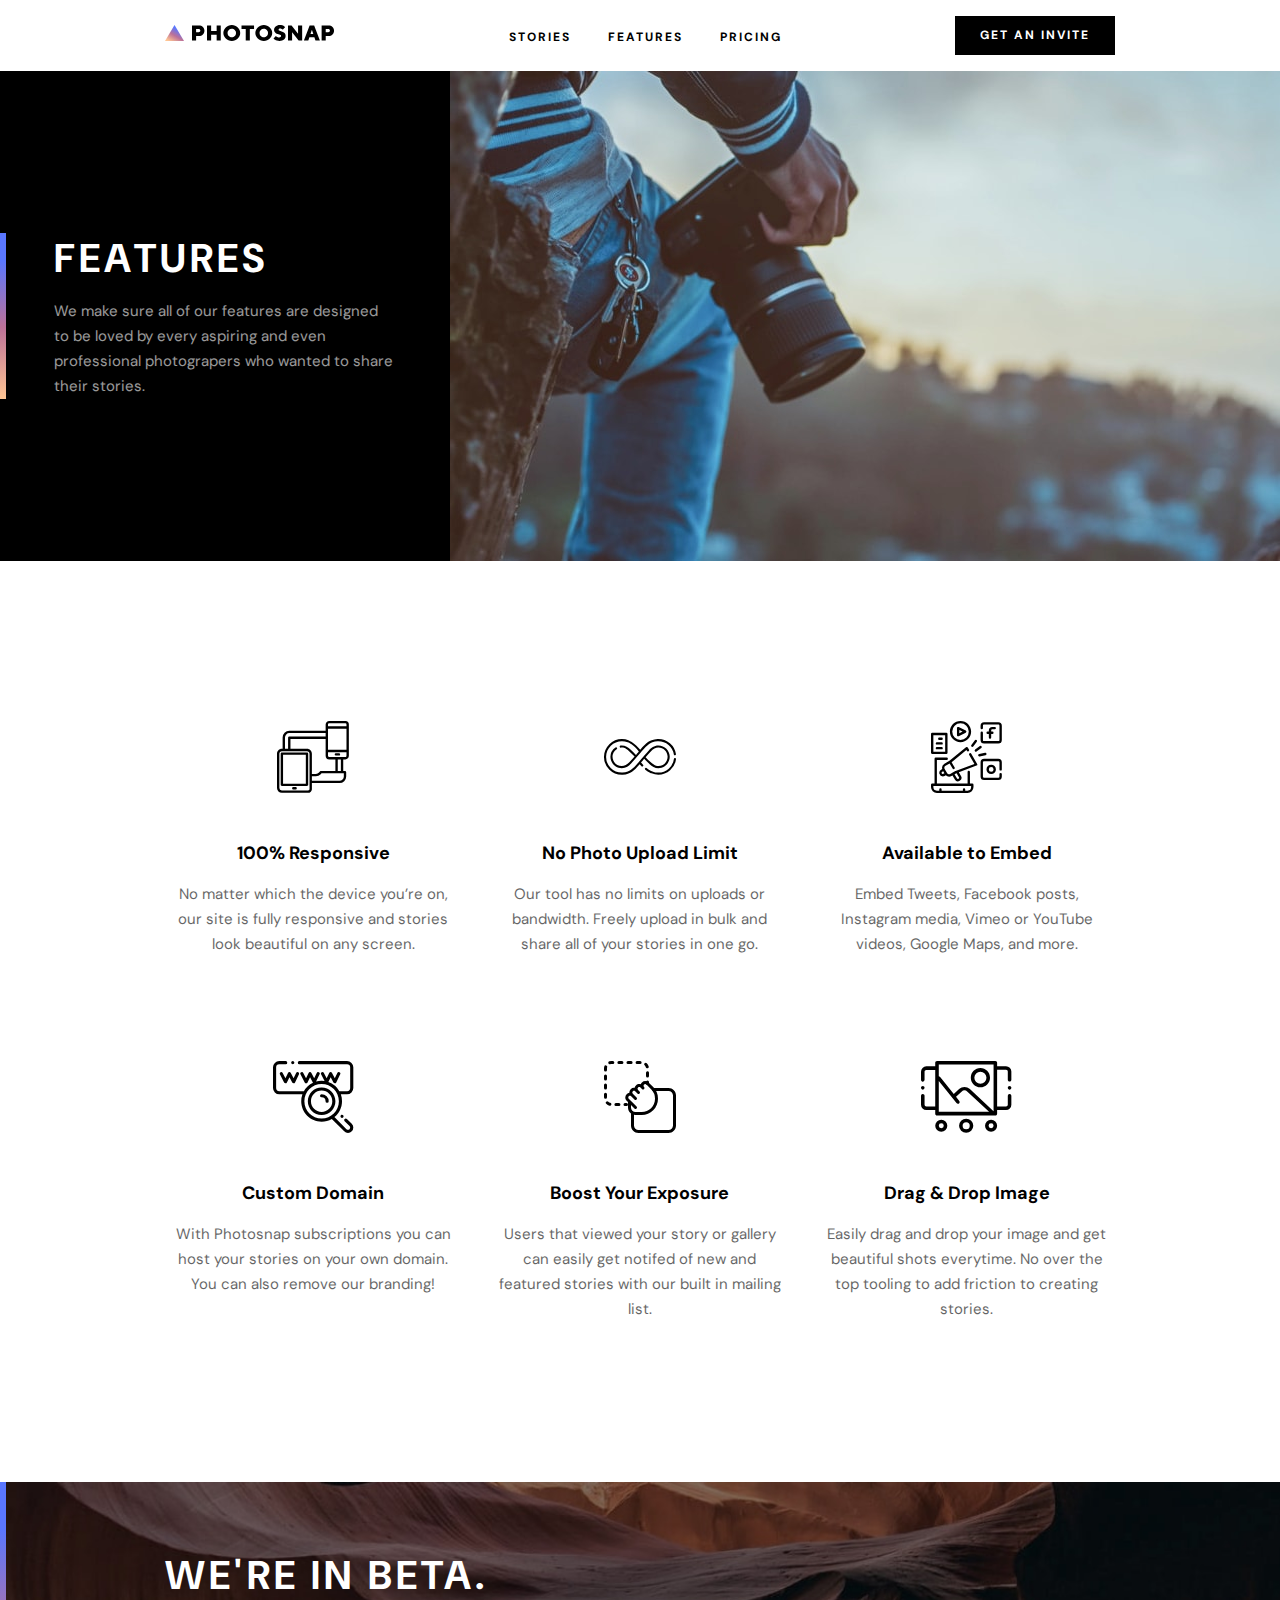
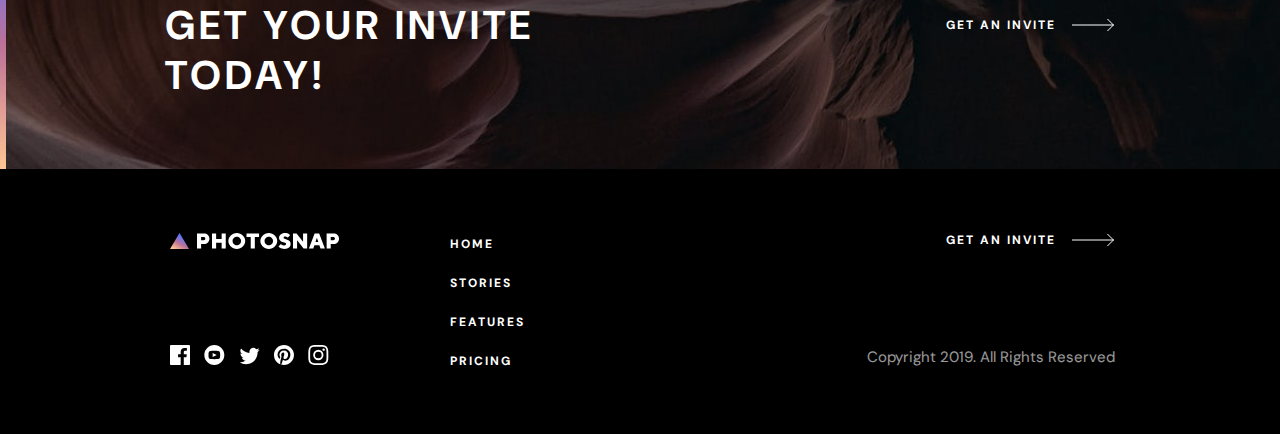
<file: html/features.html>
<!DOCTYPE html>
<html lang="en">
<head>
  <meta charset="UTF-8">
  <meta name="viewport" content="width=device-width, initial-scale=1.0">

  <link rel="icon" type="image/png" sizes="32x32" href="./assets/favicon-32x32.png">
  <link rel="stylesheet" href="../style/style.css">
  <link rel="stylesheet" href="../style/footer/footer.css">
  <link rel="stylesheet" href="../style/header/header.css">
  <link rel="stylesheet" href="../style/features/features.css">
  
  <title>Frontend Mentor | Photosnap Website Challenge</title>
</head>
<body>
  <input type="radio" name="mobile-menu-btns" id="open-mobile-menu">
  <input type="radio" name="mobile-menu-btns" id="close-mobile-menu">
  <header class="header">
    <a href="../index.html" aria-label="Photosnap home page">
      <svg xmlns="http://www.w3.org/2000/svg" width="170" height="16">
        <defs>
          <linearGradient id="a" x1="0%" x2="50%" y1="85.457%" y2="14.543%">
            <stop offset="0%" stop-color="#FFC593"/>
            <stop offset="51.945%" stop-color="#BC7198"/>
            <stop offset="100%" stop-color="#5A77FF"/>
          </linearGradient>
        </defs>
        <g fill="none" fill-rule="evenodd">
          <path fill="#000" fill-rule="nonzero" d="M31.108 15.568v-4.541h2.703c.836 0 1.6-.133 2.292-.4a5.19 5.19 0 001.773-1.113 5.1 5.1 0 001.146-1.676c.273-.642.41-1.344.41-2.108 0-.75-.137-1.449-.41-2.098a5.072 5.072 0 00-1.146-1.686A5.19 5.19 0 0036.103.832c-.692-.266-1.456-.4-2.292-.4H27v15.136h4.108zm2.487-8.217h-2.487V4.108h2.487c.49 0 .9.162 1.232.487.332.324.497.702.497 1.135 0 .432-.165.81-.497 1.135-.332.324-.742.486-1.232.486zm12.54 8.217V9.73h5.514v5.838h4.108V.432h-4.108v5.622h-5.514V.432h-4.108v15.136h4.108zM66.784 16a8.616 8.616 0 003.319-.638 8.401 8.401 0 002.68-1.74 8.192 8.192 0 001.785-2.552c.432-.965.648-1.989.648-3.07a7.428 7.428 0 00-.648-3.07 8.192 8.192 0 00-1.784-2.552 8.401 8.401 0 00-2.681-1.74A8.616 8.616 0 0066.783 0c-1.196 0-2.306.213-3.329.638a8.432 8.432 0 00-2.67 1.74A8.192 8.192 0 0059 4.93 7.428 7.428 0 0058.351 8c0 1.081.217 2.105.649 3.07a8.192 8.192 0 001.784 2.552 8.432 8.432 0 002.67 1.74c1.023.425 2.133.638 3.33.638zm0-3.676A4.285 4.285 0 0165.119 12a3.942 3.942 0 01-1.34-.908 4.33 4.33 0 01-.887-1.373A4.479 4.479 0 0162.568 8c0-.62.108-1.193.324-1.719a4.33 4.33 0 01.886-1.373c.375-.39.822-.692 1.34-.908a4.285 4.285 0 011.666-.324c.59 0 1.142.108 1.654.324.512.216.958.519 1.34.908.382.39.681.847.898 1.373.216.526.324 1.1.324 1.719 0 .62-.108 1.193-.324 1.719a4.236 4.236 0 01-.898 1.373c-.382.39-.828.692-1.34.908a4.206 4.206 0 01-1.654.324zm18.054 3.244V4.108h4.216V.432h-12.54v3.676h4.216v11.46h4.108zM98.784 16a8.616 8.616 0 003.319-.638 8.401 8.401 0 002.68-1.74 8.192 8.192 0 001.785-2.552c.432-.965.648-1.989.648-3.07a7.428 7.428 0 00-.648-3.07 8.192 8.192 0 00-1.784-2.552 8.401 8.401 0 00-2.681-1.74A8.616 8.616 0 0098.783 0c-1.196 0-2.306.213-3.329.638a8.432 8.432 0 00-2.67 1.74A8.192 8.192 0 0091 4.93 7.428 7.428 0 0090.351 8c0 1.081.217 2.105.649 3.07a8.192 8.192 0 001.784 2.552 8.432 8.432 0 002.67 1.74c1.023.425 2.133.638 3.33.638zm0-3.676A4.285 4.285 0 0197.119 12a3.942 3.942 0 01-1.34-.908 4.33 4.33 0 01-.887-1.373A4.479 4.479 0 0194.568 8c0-.62.108-1.193.324-1.719a4.33 4.33 0 01.886-1.373c.375-.39.822-.692 1.34-.908a4.285 4.285 0 011.666-.324c.59 0 1.142.108 1.654.324.512.216.958.519 1.34.908.382.39.681.847.898 1.373.216.526.324 1.1.324 1.719 0 .62-.108 1.193-.324 1.719a4.236 4.236 0 01-.898 1.373c-.382.39-.828.692-1.34.908a4.206 4.206 0 01-1.654.324zM114.568 16c.95 0 1.801-.133 2.55-.4.75-.267 1.385-.627 1.904-1.081.519-.454.915-.98 1.189-1.578.274-.599.41-1.236.41-1.914 0-.88-.172-1.6-.518-2.162a4.35 4.35 0 00-1.298-1.362 6.98 6.98 0 00-1.697-.822l-1.697-.562a7.533 7.533 0 01-1.297-.551c-.346-.195-.52-.465-.52-.811 0-.332.148-.63.444-.898.295-.266.688-.4 1.178-.4.375 0 .714.062 1.016.184.303.123.563.263.779.422.26.173.49.367.692.584l2.378-2.487a5.559 5.559 0 00-1.276-1.08c-.432-.275-.98-.523-1.643-.747C116.5.112 115.706 0 114.784 0c-.865 0-1.65.13-2.357.39-.706.259-1.308.605-1.805 1.037-.498.432-.883.93-1.157 1.492a3.908 3.908 0 00-.41 1.73c0 .879.172 1.6.518 2.162a4.35 4.35 0 001.297 1.362 6.98 6.98 0 001.698.822c.612.201 1.178.389 1.697.562.519.173.951.357 1.297.551.346.195.52.465.52.81 0 .433-.174.812-.52 1.136-.346.324-.821.487-1.427.487-.49 0-.933-.083-1.33-.25a5.466 5.466 0 01-1.027-.55 5.352 5.352 0 01-.886-.822l-2.378 2.486c.432.49.944.923 1.535 1.298.504.331 1.131.63 1.88.897.75.267 1.63.4 2.639.4zm12.54-.432V7.135l6.508 8.433h3.546V.432h-4.108v8.433L126.568.432H123v15.136h4.108zm16.216 0l1.081-3.244h4.973l1.081 3.244h4.433L149.162.432h-4.54l-5.73 15.136h4.432zm4.973-6.487h-2.81l1.405-4.432 1.405 4.432zm12.433 6.487v-4.541h2.702c.836 0 1.6-.133 2.292-.4a5.19 5.19 0 001.773-1.113 5.1 5.1 0 001.146-1.676c.274-.642.411-1.344.411-2.108 0-.75-.137-1.449-.41-2.098a5.072 5.072 0 00-1.147-1.686 5.19 5.19 0 00-1.773-1.114c-.692-.266-1.456-.4-2.292-.4h-6.81v15.136h4.108zm2.486-8.217h-2.486V4.108h2.486c.49 0 .901.162 1.233.487.331.324.497.702.497 1.135 0 .432-.166.81-.497 1.135-.332.324-.743.486-1.233.486z"/>
          <path fill="url(#a)" d="M0 16L9.5 0 19 16z"/>
        </g>
      </svg>
    </a>
    <label for="open-mobile-menu" id="open-mobile-menu-icon">
      <svg xmlns="http://www.w3.org/2000/svg" width="20" height="6">
        <g fill-rule="evenodd">
          <path d="M0 0h20v1H0zM0 5h20v1H0z"/>
        </g>
      </svg>
    </label>
    <label for="close-mobile-menu" id="close-mobile-menu-icon">
      <svg xmlns="http://www.w3.org/2000/svg" width="16" height="15">
        <path fill-rule="evenodd" d="M14.718.075l.707.707L8.707 7.5l6.718 6.718-.707.707L8 8.207l-6.718 6.718-.707-.707L7.293 7.5.575.782l.707-.707L8 6.793 14.718.075z"/>
      </svg>
    </label>
    <nav class="header-nav">
      <ul class="header-nav-menu">
        <li>
          <a href="./stories.html" class="link-base-style black-link menu-link">Stories</a>
        </li>
        <li>
          <a href="./features.html" class="link-base-style black-link menu-link">Features</a>
        </li>      
        <li>
          <a href="./pricing.html" class="link-base-style black-link menu-link">Pricing</a>
        </li>
      </ul>
      <a href="#" class="btn-base-style black-btn link-base-style header-nav-btn">Get an invite</a>
    </nav>
  </header>
  <div class="blackout"><!--Dysplay when mobile menu opens--></div>
  <main>
    <section class="black-section section-container-base">
      <picture class="section-container-picture">
        <source media="(max-width: 499px)" srcset="/assets/features/mobile/hero.jpg">
        <source media="(max-width: 1279px)" srcset="/assets/features/tablet/hero.jpg">
        <img src="/assets/features/desktop/hero.jpg" alt="a man holds a camera">
      </picture>
      <div class="section-text-wrapper-base">
        <div class="gradient-div"></div>
        <h1 class="big-header">Features</h1>
        <p class="paragraph low-opacity-text">
          We make sure all of our features are designed to be loved by every aspiring and even 
          professional photograpers who wanted to share their stories.
        </p>
      </div>
    </section>

    <div class="info-wrapper">
      <div class="info-div">
        <div class="info-icon-wrapper">
          <svg xmlns="http://www.w3.org/2000/svg" width="72" height="72">
            <path d="M31.195 32.674c0-.654-.529-1.183-1.183-1.183H4.88c-.653 0-1.183.53-1.183 1.183v31.195c0 .653.53 1.182 1.183 1.182h25.133c.654 0 1.183-.53 1.183-1.182V32.674zM28.83 62.686H6.062v-28.83H28.83v28.83zm-10.194 3.4h-2.37a1.182 1.182 0 100 2.366h2.37a1.183 1.183 0 000-2.366z"/>
            <path d="M68.33 0H52.298C50.32 0 48.64 1.545 48.64 3.523v6.235H12.292a6.694 6.694 0 00-6.674 6.696v11.34h-.724C2.168 27.795 0 30.063 0 32.792v34.168a4.864 4.864 0 004.897 4.893h26.086a3.91 3.91 0 002.835-1.183c.743-.765 1.221-1.737 1.073-2.798v-5.777h27.576a6.736 6.736 0 006.724-6.696V51.17a1.23 1.23 0 00-1.223-1.198h-1.734V38.44h2.095c1.978 0 3.523-1.678 3.523-3.656V3.523A3.483 3.483 0 0068.33 0zM51.005 7.688h18.48V28.83h-18.48V7.688zM52.3 2.366h16.03a1.12 1.12 0 011.158 1.157v1.8h-18.48v-1.8c0-.673.618-1.157 1.292-1.157zM7.984 16.454a4.326 4.326 0 014.308-4.33h36.349v3.4H12.22c-.654 0-1.132.594-1.132 1.247v11.024H7.984V16.454zm24.172 52.57c-.31.309-.735.477-1.173.463H4.9a2.5 2.5 0 01-2.536-2.532v-34.16c0-1.43 1.106-2.635 2.532-2.635h25.101c1.43 0 2.529 1.205 2.529 2.63v35.1c0 .011.036.007.036.02.026.411-.122.815-.407 1.113zm-2.154-41.23H13.454V17.89H48.64v16.894a3.712 3.712 0 003.658 3.656h6.1v11.532H43.995c-.33.003-.646.144-.87.389l-1.116 1.194a4.312 4.312 0 01-3.175 1.374h-3.944v-20.14c0-2.726-2.16-4.993-4.89-4.993zm36.823 27.604a4.368 4.368 0 01-4.358 4.331H34.891v-4.435h3.944a6.689 6.689 0 004.915-2.14l.765-.817h22.31v3.061zm-2.956-5.427h-3.105V38.44h3.105v11.532zm4.46-13.897H52.3a1.347 1.347 0 01-1.293-1.291v-3.588h18.48v3.588c0 .674-.483 1.29-1.157 1.29z"/>
            <path d="M61.947 32.23h-3.105a1.183 1.183 0 000 2.365h3.105a1.182 1.182 0 100-2.365z"/>
          </svg>
        </div>
        <h3 class="small-header">100% Responsive</h3>
        <p class="paragraph low-opacity-text">
          No matter which the device you’re on, our site is fully responsive and stories 
          look beautiful on any screen.
        </p>
      </div>
      <div class="info-div">
        <div class="info-icon-wrapper">
          <svg xmlns="http://www.w3.org/2000/svg" width="72" height="36">
            <path d="M71.087 19.105a1.056 1.056 0 00-1.19.904 15.715 15.715 0 01-5.2 9.667 15.714 15.714 0 01-10.384 3.914c-2.082 0-4.104-.4-6.01-1.189a1.15 1.15 0 00-.102-.036c-.022-.006-2.272-.71-5.621-3.368a1.056 1.056 0 00-1.313 1.654c3.436 2.728 5.85 3.584 6.271 3.72 2.15.883 4.43 1.331 6.775 1.331 4.34 0 8.523-1.577 11.779-4.44a17.827 17.827 0 005.898-10.967 1.056 1.056 0 00-.903-1.19z"/>
            <path d="M45.67 25.17c2.242 1.997 5.03 4.04 8.713 4.04h.004c6.256-.003 11.346-5.095 11.346-11.35 0-6.259-5.092-11.35-11.35-11.35-4.315 0-7.257 2.505-9.337 4.688-3.044 3.194-9.947 11.385-10.198 11.702-6.619 8.377-10.55 9.385-10.765 9.435a.8.8 0 00-.23.066 15.63 15.63 0 01-5.351 1.175l-.67.014A15.622 15.622 0 016.679 28.94a15.624 15.624 0 01-4.566-11.2c.03-4.189 1.705-8.126 4.715-11.085 2.975-2.923 6.88-4.527 11.015-4.527h.16a15.65 15.65 0 015.664 1.113c.112.044.223.088.335.13.55.206 5.395 2.163 10.85 9.087 0 0-2.344 2.862-2.886 3.505a79.573 79.573 0 00-5.482-5.414c-2.24-1.998-5.028-4.04-8.712-4.04h-.004c-.376 0-.757.018-1.13.055a1.056 1.056 0 00.209 2.102c.304-.03.614-.046.922-.046h.004c1.67 0 3.843.418 7.306 3.505a78.432 78.432 0 015.503 5.456 161.824 161.824 0 01-5.001 5.481c-2.659 2.79-5.067 4.034-7.809 4.034-5.093 0-9.237-4.144-9.237-9.238a9.23 9.23 0 014.12-7.693 1.056 1.056 0 10-1.172-1.757 11.339 11.339 0 00-5.06 9.45c0 6.259 5.091 11.35 11.35 11.35 4.315 0 7.256-2.505 9.336-4.688 3.044-3.194 10.386-11.94 10.386-11.94.005-.005.01-.01.013-.016 6.498-8.144 10.351-9.132 10.564-9.181a.796.796 0 00.23-.066c1.7-.704 3.501-1.1 5.352-1.176l.669-.013a15.73 15.73 0 0115.53 13.274 1.056 1.056 0 002.086-.327A17.846 17.846 0 0054.313.016h-.022L53.6.032h-.022a17.74 17.74 0 00-5.987 1.296c-.883.196-4.895 1.49-11.366 9.465-5.567-6.93-10.51-9.034-11.483-9.398a14.312 14.312 0 01-.293-.113A17.752 17.752 0 0018.023.018c-4.761-.05-9.26 1.775-12.675 5.132C1.934 8.506.035 12.972 0 17.726A17.725 17.725 0 005.18 30.43a17.72 17.72 0 0012.662 5.272h.022l.691-.014h.022a17.739 17.739 0 005.987-1.296c.872-.194 4.788-1.456 11.104-9.144.603.69 1.216 1.354 1.828 1.98a1.056 1.056 0 001.511-1.475 47.766 47.766 0 01-1.984-2.164c.554-.67 2.624-3.191 3.166-3.835a79.567 79.567 0 005.482 5.415zm.905-12.515c2.658-2.79 5.066-4.033 7.808-4.033 5.093 0 9.238 4.144 9.238 9.238 0 5.091-4.143 9.235-9.235 9.237h-.003c-1.67 0-3.844-.417-7.307-3.504a78.35 78.35 0 01-5.503-5.457 162.117 162.117 0 015.002-5.48z"/>
          </svg>
        </div>
        <h3 class="small-header">No Photo Upload Limit</h3>
        <p class="paragraph low-opacity-text">
          Our tool has no limits on uploads or bandwidth. Freely upload in bulk and 
          share all of your stories in one go.
        </p>
      </div>
      <div class="info-div">
        <div class="info-icon-wrapper">
          <svg xmlns="http://www.w3.org/2000/svg" width="71" height="72">
            <path d="M41.311 62.557h-2.36V50.99a1.18 1.18 0 00-2.36 0v11.567H5.9V38.951h9.821a1.18 1.18 0 100-2.36h-11a1.18 1.18 0 00-1.181 1.18v24.786h-2.36A1.18 1.18 0 000 63.737v2.361A5.902 5.902 0 005.902 72H36.59a5.902 5.902 0 005.902-5.902v-2.36a1.18 1.18 0 00-1.18-1.18zm-1.18 3.541a3.541 3.541 0 01-3.54 3.541H34.23v-1.18a1.18 1.18 0 10-2.361 0v1.18H10.623v-1.18a1.18 1.18 0 10-2.36 0v1.18H5.901A3.541 3.541 0 012.36 66.1v-1.181h37.77v1.18zM61.377 8.262h2.36a1.18 1.18 0 100-2.36h-2.36a3.541 3.541 0 00-3.54 3.54v1.181h-1.181a1.18 1.18 0 100 2.36h1.18v3.542a1.18 1.18 0 002.36 0v-3.541h1.181a1.18 1.18 0 000-2.361h-1.18v-1.18c0-.652.528-1.18 1.18-1.18z"/>
            <path d="M67.279 1.18H53.115a3.541 3.541 0 00-3.541 3.541v2.361a1.18 1.18 0 002.36 0v-2.36c0-.653.529-1.181 1.18-1.181H67.28c.652 0 1.18.528 1.18 1.18v14.164a1.18 1.18 0 01-1.18 1.18H53.115a1.18 1.18 0 01-1.18-1.18v-7.082a1.18 1.18 0 10-2.361 0v7.082a3.541 3.541 0 003.54 3.541H67.28a3.541 3.541 0 003.54-3.54V4.72a3.541 3.541 0 00-3.54-3.54zM55.475 48.393a4.721 4.721 0 109.443 0 4.721 4.721 0 00-9.443 0zm7.082 0a2.36 2.36 0 11-4.72 0 2.36 2.36 0 014.72 0z"/>
            <path d="M67.279 37.77H53.115a3.541 3.541 0 00-3.541 3.541v14.164a3.541 3.541 0 003.54 3.541H67.28a3.541 3.541 0 003.54-3.54v-2.361a1.18 1.18 0 10-2.36 0v2.36a1.18 1.18 0 01-1.18 1.18H53.115a1.18 1.18 0 01-1.18-1.18V41.311c0-.651.528-1.18 1.18-1.18h14.164c.652 0 1.18.529 1.18 1.18v7.082a1.18 1.18 0 102.36 0v-7.082a3.541 3.541 0 00-3.54-3.54zM26.522 15.167a1.18 1.18 0 001.157.047l7.082-3.54a1.18 1.18 0 000-2.102l-7.082-3.54a1.18 1.18 0 00-1.712 1.05v7.082c0 .408.21.787.555 1.003zm1.806-6.173l3.258 1.629-3.258 1.629V8.994z"/>
            <path d="M29.508 21.246c5.867 0 10.623-4.756 10.623-10.623C40.131 4.756 35.375 0 29.508 0c-5.867 0-10.623 4.756-10.623 10.623 0 5.867 4.756 10.623 10.623 10.623zm0-18.885a8.262 8.262 0 110 16.524 8.262 8.262 0 010-16.524zm11.803 23.606c.372 0 .722-.175.945-.472l3.54-4.721a1.18 1.18 0 10-1.888-1.417l-3.54 4.722a1.18 1.18 0 00.943 1.888zm2.597 4.25a1.18 1.18 0 001.653.235l4.721-3.54a1.18 1.18 0 10-1.416-1.889l-4.722 3.54a1.18 1.18 0 00-.236 1.653zm11.567 2.596a1.18 1.18 0 00-1.416-.944l-5.902 1.18a1.186 1.186 0 00.236 2.36h.237l5.901-1.18a1.18 1.18 0 00.944-1.416zM1.18 33.05h14.164a1.18 1.18 0 001.18-1.18V12.984a1.18 1.18 0 00-1.18-1.18H1.18A1.18 1.18 0 000 12.983v18.885c0 .652.528 1.18 1.18 1.18zm1.18-18.885h11.804v16.525H2.36V14.164z"/>
            <path d="M10.623 16.525h-2.36a1.18 1.18 0 100 2.36h2.36a1.18 1.18 0 100-2.36zm0 4.72H5.902a1.18 1.18 0 000 2.362h4.721a1.18 1.18 0 100-2.361zm0 4.722H5.902a1.18 1.18 0 000 2.36h4.721a1.18 1.18 0 100-2.36zm29.65 6.728a1.184 1.184 0 10-2.054 1.18l5.205 9.006-18.885 7.082h-.177l-3.069 1.77-2.042 1.181a2.36 2.36 0 01-3.222-.862l-2.36-4.083a2.36 2.36 0 01.884-3.117l4.084-2.36 2.951 5.11a1.18 1.18 0 001.027.59 1.18 1.18 0 001.027-1.77l-3.045-5.264L35.41 28.942l.484.838a1.184 1.184 0 102.054-1.18l-1.18-2.043a1.18 1.18 0 00-.815-.566 1.18 1.18 0 00-.968.248L18.46 39.859l-5.028 2.904a4.721 4.721 0 00-2.172 5.347l-1.18.673a3.541 3.541 0 001.77 6.61 3.612 3.612 0 001.771-.472l1.18-.673a4.58 4.58 0 003.305 1.393 4.65 4.65 0 002.36-.638l1.028-.59 2.36 4.096a3.541 3.541 0 004.828 1.298 3.541 3.541 0 001.298-4.84l-2.148-3.74 17.705-6.646a1.18 1.18 0 00.614-1.688l-5.878-10.198zm-27.88 20.172a1.18 1.18 0 01-.897.118 1.18 1.18 0 01-.72-.543 1.18 1.18 0 01.437-1.617l1.027-.59 1.18 2.042-1.027.59zm15.534 3.305c.156.271.199.594.118.897a1.18 1.18 0 01-.555.708 1.18 1.18 0 01-1.605-.425l-2.361-4.096 1.96-1.12h.094l2.349 4.036z"/>
          </svg>
        </div>
        <h3 class="small-header">Available to Embed</h3>
        <p class="paragraph low-opacity-text">
          Embed Tweets, Facebook posts, Instagram media, Vimeo or YouTube videos, 
          Google Maps, and more. 
        </p>
      </div>
      <div class="info-div">
        <div class="info-icon-wrapper">
          <svg xmlns="http://www.w3.org/2000/svg" width="81" height="72">
            <path d="M48.628 26.431c-7.611 0-13.804 6.193-13.804 13.804 0 7.612 6.193 13.804 13.804 13.804 7.612 0 13.804-6.192 13.804-13.804 0-7.611-6.192-13.804-13.804-13.804zm0 24.471c-5.882 0-10.667-4.785-10.667-10.667 0-5.881 4.785-10.666 10.667-10.666s10.667 4.785 10.667 10.666c0 5.882-4.785 10.667-10.667 10.667z"/>
            <path d="M48.628 33.177a1.569 1.569 0 100 3.137 3.926 3.926 0 013.921 3.921 1.569 1.569 0 103.137 0 7.066 7.066 0 00-7.058-7.058zM9.67 11.907a1.57 1.57 0 00-2.786 1.442l4.222 8.157c.273.528.826.85 1.417.847a1.57 1.57 0 001.39-.89l2.556-5.322 2.777 5.365c.27.52.807.847 1.393.847h.023a1.57 1.57 0 001.391-.89l3.918-8.157a1.569 1.569 0 00-2.828-1.357l-2.557 5.322-2.777-5.365a1.57 1.57 0 00-2.807.042l-2.555 5.323-2.777-5.365zm10.093-8.691a1.58 1.58 0 001.109-.46c.292-.292.46-.697.46-1.109 0-.412-.168-.817-.46-1.109a1.58 1.58 0 00-1.11-.46 1.58 1.58 0 00-1.108.46 1.58 1.58 0 00-.46 1.11c0 .411.168.816.46 1.108.292.292.696.46 1.109.46z"/>
            <path d="M80.314 27.059V6.353A6.282 6.282 0 0074.039.078H26.351a1.569 1.569 0 000 3.138H74.04a3.14 3.14 0 013.137 3.137v20.706a3.14 3.14 0 01-3.137 3.137h-7.53c-.045 0-.089.003-.133.007a20.501 20.501 0 00-11.026-9.22l2.325-4.841 2.777 5.364c.27.521.807.847 1.393.847h.024a1.57 1.57 0 001.39-.89l3.917-8.157a1.568 1.568 0 10-2.827-1.357l-2.556 5.322-2.777-5.365a1.567 1.567 0 00-2.807.042l-2.556 5.323-2.777-5.365a1.57 1.57 0 00-2.787 1.443l3.472 6.706a20.348 20.348 0 00-8.498.56l3.511-7.309a1.568 1.568 0 10-2.828-1.357L41.19 17.27l-2.777-5.365a1.568 1.568 0 00-2.807.042l-2.556 5.323-2.777-5.365a1.569 1.569 0 00-2.786 1.443l4.223 8.157a1.57 1.57 0 002.807-.042l2.556-5.322 2.776 5.364c.047.09.104.171.166.249a20.529 20.529 0 00-9.13 8.441H6.274a3.14 3.14 0 01-3.138-3.137V6.353a3.14 3.14 0 013.138-3.137h6.43a1.569 1.569 0 100-3.138h-6.43A6.282 6.282 0 000 6.353v20.706a6.282 6.282 0 006.275 6.274h23.164a20.296 20.296 0 00-1.203 6.902c0 11.245 9.148 20.392 20.392 20.392 3.695 0 7.164-.987 10.156-2.713l12.45 12.45a5.302 5.302 0 003.76 1.555 5.302 5.302 0 003.762-1.555 5.325 5.325 0 000-7.523l-4.892-4.891a1.569 1.569 0 00-2.218 2.218l4.891 4.892c.85.85.85 2.235 0 3.086-.85.85-2.234.85-3.085 0L61.415 56.108c4.635-3.741 7.605-9.466 7.605-15.873 0-2.421-.425-4.745-1.203-6.902h6.222a6.282 6.282 0 006.275-6.274zM48.628 57.49c-9.514 0-17.255-7.74-17.255-17.255 0-9.514 7.741-17.255 17.255-17.255s17.255 7.741 17.255 17.255-7.74 17.255-17.255 17.255z"/>
            <path d="M67.925 54.23a1.58 1.58 0 00-.46 1.108c0 .413.168.817.46 1.11.293.291.696.459 1.109.459.412 0 .817-.168 1.109-.46.293-.292.46-.696.46-1.109a1.572 1.572 0 00-1.57-1.568c-.412 0-.817.167-1.108.46z"/>
          </svg>
        </div>
        <h3 class="small-header">Custom Domain</h3>
        <p class="paragraph low-opacity-text">
          With Photosnap subscriptions you can host your stories on your own domain. You can 
          also remove our branding!
        </p>
      </div>
      <div class="info-div">
        <div class="info-icon-wrapper">
          <svg xmlns="http://www.w3.org/2000/svg" width="72" height="72">
            <path d="M64.5 27h-15a1.5 1.5 0 000 3h15c2.481 0 4.5 2.019 4.5 4.5v30c0 2.481-2.019 4.5-4.5 4.5h-30a4.505 4.505 0 01-4.5-4.5v-12a1.5 1.5 0 00-3 0v12c0 4.134 3.366 7.5 7.5 7.5h30c4.134 0 7.5-3.366 7.5-7.5v-30c0-4.134-3.366-7.5-7.5-7.5zm-42 15H21a1.5 1.5 0 000 3h1.5a1.5 1.5 0 000-3zM8.823 0H7.5a7.54 7.54 0 00-2.106.3 1.505 1.505 0 00-1.02 1.863A1.502 1.502 0 006.237 3.18C6.645 3.06 7.068 3 7.5 3h1.323a1.499 1.499 0 100-3zM3 36.171v-3.033a1.5 1.5 0 00-3 0v3.033a1.5 1.5 0 003 0zm-1.5-7.599a1.5 1.5 0 001.5-1.5v-3.033a1.5 1.5 0 00-3 0v3.033a1.5 1.5 0 001.5 1.5zm0-18.195a1.5 1.5 0 001.5-1.5V7.5c0-.417.057-.828.168-1.224a1.498 1.498 0 00-1.035-1.851A1.49 1.49 0 00.283 5.46 7.557 7.557 0 000 7.5v1.377a1.5 1.5 0 001.5 1.5zm0 9.099a1.5 1.5 0 001.5-1.5v-3.033a1.5 1.5 0 00-3 0v3.033a1.5 1.5 0 001.5 1.5zm4.77 22.353a4.515 4.515 0 01-1.938-1.137 1.501 1.501 0 00-2.121.006 1.498 1.498 0 00.006 2.121 7.49 7.49 0 003.234 1.896 1.498 1.498 0 001.851-1.032A1.498 1.498 0 006.27 41.83zM43.257 7.308c.138 0 .279-.018.42-.063a1.5 1.5 0 001.02-1.86 7.506 7.506 0 00-1.923-3.22 1.498 1.498 0 00-2.121.013 1.501 1.501 0 00.012 2.12c.54.54.942 1.207 1.152 1.93.192.654.789 1.08 1.44 1.08zM36.117 0h-3.033a1.5 1.5 0 000 3h3.033a1.5 1.5 0 000-3zm-21.18 42h-3.033a1.5 1.5 0 000 3h3.033a1.5 1.5 0 000-3zM43.5 10.35a1.5 1.5 0 00-1.5 1.5v3.033a1.5 1.5 0 003 0V11.85c0-.831-.672-1.5-1.5-1.5zM27.021 0h-3.033a1.5 1.5 0 000 3h3.03a1.501 1.501 0 10.003-3zm-9.099 0h-3.033a1.5 1.5 0 000 3h3.033a1.5 1.5 0 000-3zM43.5 19.5A1.5 1.5 0 0042 21v1.5a1.5 1.5 0 003 0V21a1.5 1.5 0 00-1.5-1.5z"/>
            <path d="M49.212 26.088l-4.65-4.65a4.69 4.69 0 00-6.621 0 4.66 4.66 0 00-1.15 1.887c-1.634-.57-3.59-.147-4.85 1.113a4.662 4.662 0 00-1.284 2.424 4.723 4.723 0 00-3.966 1.326 4.672 4.672 0 00-1.36 3.636 4.658 4.658 0 00-2.675 1.329 4.652 4.652 0 00-1.371 3.312c0 1.251.486 2.43 1.37 3.312L24 41.121V46.5c0 4.134 3.366 7.5 7.5 7.5h6.15C46.665 54 54 46.665 54 37.65c0-4.365-1.701-8.472-4.788-11.562zM37.65 51H31.5a4.505 4.505 0 01-4.5-4.5v-2.379l3.441 3.441a1.501 1.501 0 002.121 0 1.507 1.507 0 000-2.124l-7.785-7.785a1.665 1.665 0 01-.492-1.188c0-.447.174-.87.492-1.188.636-.636 1.743-.636 2.379 0l3.285 3.285a1.501 1.501 0 002.121 0 1.507 1.507 0 000-2.121l-3.75-3.75a1.682 1.682 0 010-2.379c.636-.636 1.743-.636 2.379 0l2.25 2.25a1.501 1.501 0 002.121 0 1.507 1.507 0 000-2.121l-1.5-1.5a1.682 1.682 0 010-2.379c.636-.636 1.743-.636 2.379 0l1.5 1.5a1.501 1.501 0 002.121 0 1.507 1.507 0 00-.003-2.124 1.66 1.66 0 01-.492-1.188c0-.45.177-.873.495-1.188a1.682 1.682 0 012.379 0l4.65 4.65A13.264 13.264 0 0151 37.65C51 45.012 45.012 51 37.65 51z"/>
          </svg>
        </div>
        <h3 class="small-header">Boost Your Exposure</h3>
        <p class="paragraph low-opacity-text">
          Users that viewed your story or gallery can easily get notifed of new and featured 
          stories with our built in mailing list.
        </p>
      </div>
      <div class="info-div">
        <div class="info-icon-wrapper">
          <svg xmlns="http://www.w3.org/2000/svg" width="91" height="72">
            <path d="M45.176 57.627a7.122 7.122 0 00-7.114 7.114 7.122 7.122 0 007.114 7.114 7.122 7.122 0 007.115-7.114 7.122 7.122 0 00-7.115-7.114zm0 10.671a3.561 3.561 0 01-3.557-3.557 3.561 3.561 0 013.557-3.557 3.561 3.561 0 013.558 3.557 3.561 3.561 0 01-3.558 3.557zm-24.9-9.604a6.054 6.054 0 00-6.047 6.047 6.054 6.054 0 006.047 6.047 6.054 6.054 0 006.047-6.047 6.054 6.054 0 00-6.047-6.047zm0 8.537a2.493 2.493 0 01-2.49-2.49 2.493 2.493 0 012.49-2.49 2.493 2.493 0 012.49 2.49 2.493 2.493 0 01-2.49 2.49zm49.8-8.537a6.054 6.054 0 00-6.046 6.047 6.054 6.054 0 006.047 6.047 6.054 6.054 0 006.047-6.047 6.054 6.054 0 00-6.047-6.047zm0 8.537a2.493 2.493 0 01-2.49-2.49 2.493 2.493 0 012.49-2.49 2.493 2.493 0 012.49 2.49 2.493 2.493 0 01-2.49 2.49zm-10.67-40.908c5.295 0 9.604-4.308 9.604-9.604 0-5.296-4.309-9.605-9.605-9.605s-9.604 4.309-9.604 9.605 4.308 9.604 9.604 9.604zm0-15.651a6.054 6.054 0 016.047 6.047 6.054 6.054 0 01-6.048 6.047 6.054 6.054 0 01-6.047-6.047 6.054 6.054 0 016.047-6.047zM88.573 25.09c.98 0 1.779.798 1.779 1.778s-.799 1.779-1.779 1.779c-.98 0-1.778-.799-1.778-1.779 0-.98.798-1.778 1.778-1.778zM1.78 28.648A1.78 1.78 0 010 26.869c0-.98.799-1.778 1.779-1.778.98 0 1.778.798 1.778 1.778a1.78 1.78 0 01-1.778 1.779zM85.017 5.272h-8.893V1.78C76.124.796 75.328 0 74.346 0H16.007c-.982 0-1.778.796-1.778 1.779v3.557H5.336A5.336 5.336 0 000 10.672v8.132c0 .946.711 1.774 1.655 1.838a1.781 1.781 0 001.902-1.774v-8.196c.002-.979.8-1.777 1.779-1.779h8.893v36.64H5.336a1.786 1.786 0 01-1.779-1.78v-8.88c0-1.02-.866-1.845-1.902-1.774C.711 33.163 0 33.99 0 34.937v8.817a5.336 5.336 0 005.336 5.335h8.893v3.558c0 .982.796 1.778 1.778 1.778h58.339c.982 0 1.778-.796 1.778-1.778v-3.621h8.893a5.336 5.336 0 005.336-5.336v-8.817c0-.946-.711-1.774-1.655-1.838a1.781 1.781 0 00-1.902 1.774v8.88a1.786 1.786 0 01-1.779 1.78h-8.893V8.829h8.893c.978.002 1.777.8 1.779 1.779v8.196c0 1.02.866 1.845 1.902 1.774.944-.064 1.655-.892 1.655-1.838v-8.132a5.336 5.336 0 00-5.336-5.336zm-12.45-1.715v46.63L48.87 28.037c-3.02-2.823-7.75-2.823-10.769 0l-5.318 4.971L19.78 16.754a4.816 4.816 0 00-1.994-1.475V3.557h54.78zM17.786 19.955l17.715 22.144c1.48 1.85 4.258-.372 2.778-2.223l-3.266-4.082 5.518-5.159a4.34 4.34 0 015.911 0l21.644 20.233h-50.3V19.955z"/>
          </svg>
        </div>
        <h3 class="small-header">Drag & Drop Image</h3>
        <p class="paragraph low-opacity-text">
          Easily drag and drop your image and get beautiful shots everytime. No over the top 
          tooling to add friction to creating stories.
        </p>
      </div>
    </div>

    <div class="beta-invite">
      <div class="gradient-div"></div>
      <h2 class="big-header">We're in Beta. Get your invite today!</h2>
      <a href="#" class="call-to-action-link link-base-style">
        <p>Get an invite</p>
        <svg xmlns="http://www.w3.org/2000/svg" width="43" height="14">
          <g fill="none" fill-rule="evenodd" stroke="#fff">
            <path d="M0 7h41.864M35.428 1l6 6-6 6"/>
          </g>
        </svg>
      </a>
    </div>
  </main>

  <footer class="footer">
    <svg xmlns="http://www.w3.org/2000/svg" width="170" height="16" class="footer-logo">
      <defs>
        <linearGradient id="logo" x1="0%" x2="50%" y1="85.457%" y2="14.543%">
          <stop offset="0%" stop-color="#FFC593"/>
          <stop offset="51.945%" stop-color="#BC7198"/>
          <stop offset="100%" stop-color="#5A77FF"/>
        </linearGradient>
      </defs>
      <g fill="none" fill-rule="evenodd">
        <path fill="#ffffff" fill-rule="nonzero" d="M31.108 15.568v-4.541h2.703c.836 0 1.6-.133 2.292-.4a5.19 5.19 0 001.773-1.113 5.1 5.1 0 001.146-1.676c.273-.642.41-1.344.41-2.108 0-.75-.137-1.449-.41-2.098a5.072 5.072 0 00-1.146-1.686A5.19 5.19 0 0036.103.832c-.692-.266-1.456-.4-2.292-.4H27v15.136h4.108zm2.487-8.217h-2.487V4.108h2.487c.49 0 .9.162 1.232.487.332.324.497.702.497 1.135 0 .432-.165.81-.497 1.135-.332.324-.742.486-1.232.486zm12.54 8.217V9.73h5.514v5.838h4.108V.432h-4.108v5.622h-5.514V.432h-4.108v15.136h4.108zM66.784 16a8.616 8.616 0 003.319-.638 8.401 8.401 0 002.68-1.74 8.192 8.192 0 001.785-2.552c.432-.965.648-1.989.648-3.07a7.428 7.428 0 00-.648-3.07 8.192 8.192 0 00-1.784-2.552 8.401 8.401 0 00-2.681-1.74A8.616 8.616 0 0066.783 0c-1.196 0-2.306.213-3.329.638a8.432 8.432 0 00-2.67 1.74A8.192 8.192 0 0059 4.93 7.428 7.428 0 0058.351 8c0 1.081.217 2.105.649 3.07a8.192 8.192 0 001.784 2.552 8.432 8.432 0 002.67 1.74c1.023.425 2.133.638 3.33.638zm0-3.676A4.285 4.285 0 0165.119 12a3.942 3.942 0 01-1.34-.908 4.33 4.33 0 01-.887-1.373A4.479 4.479 0 0162.568 8c0-.62.108-1.193.324-1.719a4.33 4.33 0 01.886-1.373c.375-.39.822-.692 1.34-.908a4.285 4.285 0 011.666-.324c.59 0 1.142.108 1.654.324.512.216.958.519 1.34.908.382.39.681.847.898 1.373.216.526.324 1.1.324 1.719 0 .62-.108 1.193-.324 1.719a4.236 4.236 0 01-.898 1.373c-.382.39-.828.692-1.34.908a4.206 4.206 0 01-1.654.324zm18.054 3.244V4.108h4.216V.432h-12.54v3.676h4.216v11.46h4.108zM98.784 16a8.616 8.616 0 003.319-.638 8.401 8.401 0 002.68-1.74 8.192 8.192 0 001.785-2.552c.432-.965.648-1.989.648-3.07a7.428 7.428 0 00-.648-3.07 8.192 8.192 0 00-1.784-2.552 8.401 8.401 0 00-2.681-1.74A8.616 8.616 0 0098.783 0c-1.196 0-2.306.213-3.329.638a8.432 8.432 0 00-2.67 1.74A8.192 8.192 0 0091 4.93 7.428 7.428 0 0090.351 8c0 1.081.217 2.105.649 3.07a8.192 8.192 0 001.784 2.552 8.432 8.432 0 002.67 1.74c1.023.425 2.133.638 3.33.638zm0-3.676A4.285 4.285 0 0197.119 12a3.942 3.942 0 01-1.34-.908 4.33 4.33 0 01-.887-1.373A4.479 4.479 0 0194.568 8c0-.62.108-1.193.324-1.719a4.33 4.33 0 01.886-1.373c.375-.39.822-.692 1.34-.908a4.285 4.285 0 011.666-.324c.59 0 1.142.108 1.654.324.512.216.958.519 1.34.908.382.39.681.847.898 1.373.216.526.324 1.1.324 1.719 0 .62-.108 1.193-.324 1.719a4.236 4.236 0 01-.898 1.373c-.382.39-.828.692-1.34.908a4.206 4.206 0 01-1.654.324zM114.568 16c.95 0 1.801-.133 2.55-.4.75-.267 1.385-.627 1.904-1.081.519-.454.915-.98 1.189-1.578.274-.599.41-1.236.41-1.914 0-.88-.172-1.6-.518-2.162a4.35 4.35 0 00-1.298-1.362 6.98 6.98 0 00-1.697-.822l-1.697-.562a7.533 7.533 0 01-1.297-.551c-.346-.195-.52-.465-.52-.811 0-.332.148-.63.444-.898.295-.266.688-.4 1.178-.4.375 0 .714.062 1.016.184.303.123.563.263.779.422.26.173.49.367.692.584l2.378-2.487a5.559 5.559 0 00-1.276-1.08c-.432-.275-.98-.523-1.643-.747C116.5.112 115.706 0 114.784 0c-.865 0-1.65.13-2.357.39-.706.259-1.308.605-1.805 1.037-.498.432-.883.93-1.157 1.492a3.908 3.908 0 00-.41 1.73c0 .879.172 1.6.518 2.162a4.35 4.35 0 001.297 1.362 6.98 6.98 0 001.698.822c.612.201 1.178.389 1.697.562.519.173.951.357 1.297.551.346.195.52.465.52.81 0 .433-.174.812-.52 1.136-.346.324-.821.487-1.427.487-.49 0-.933-.083-1.33-.25a5.466 5.466 0 01-1.027-.55 5.352 5.352 0 01-.886-.822l-2.378 2.486c.432.49.944.923 1.535 1.298.504.331 1.131.63 1.88.897.75.267 1.63.4 2.639.4zm12.54-.432V7.135l6.508 8.433h3.546V.432h-4.108v8.433L126.568.432H123v15.136h4.108zm16.216 0l1.081-3.244h4.973l1.081 3.244h4.433L149.162.432h-4.54l-5.73 15.136h4.432zm4.973-6.487h-2.81l1.405-4.432 1.405 4.432zm12.433 6.487v-4.541h2.702c.836 0 1.6-.133 2.292-.4a5.19 5.19 0 001.773-1.113 5.1 5.1 0 001.146-1.676c.274-.642.411-1.344.411-2.108 0-.75-.137-1.449-.41-2.098a5.072 5.072 0 00-1.147-1.686 5.19 5.19 0 00-1.773-1.114c-.692-.266-1.456-.4-2.292-.4h-6.81v15.136h4.108zm2.486-8.217h-2.486V4.108h2.486c.49 0 .901.162 1.233.487.331.324.497.702.497 1.135 0 .432-.166.81-.497 1.135-.332.324-.743.486-1.233.486z"/>
        <path fill="url(#logo)" d="M0 16L9.5 0 19 16z"/>
      </g>
    </svg>
    <div class="share-icons-wrapper">
      <svg xmlns="http://www.w3.org/2000/svg" width="20" height="20" class="share-icon">
        <defs>
          <linearGradient id="fb-gradient" x1="100%" x2="0%" y1="0%" y2="100%">
            <stop offset="0%" stop-color="#ffffff"/>
            <stop offset="100%" stop-color="#ffffff"/>
          </linearGradient>
        </defs>
        <path fill="url(#fb-gradient)" d="M18.896 0H1.104C.494 0 0 .494 0 1.104v17.793C0 19.506.494 20 1.104 20h9.58v-7.745H8.076V9.237h2.606V7.01c0-2.583 1.578-3.99 3.883-3.99 1.104 0 2.052.082 2.329.119v2.7h-1.598c-1.254 0-1.496.597-1.496 1.47v1.928h2.989l-.39 3.018h-2.6V20h5.098c.608 0 1.102-.494 1.102-1.104V1.104C20 .494 19.506 0 18.896 0z"/>
      </svg>
      <svg xmlns="http://www.w3.org/2000/svg" width="21" height="20" class="share-icon">
        <defs>
          <linearGradient id="yt-gradient" x1="0%" x2="100%" y1="100%" y2="0%">
            <stop offset="0%" stop-color="#ffffff"/>
            <stop offset="100%" stop-color="#ffffff"/>
          </linearGradient>
        </defs>
        <path fill="url(#yt-gradient)" d="M43.33 0c-5.523 0-10 4.478-10 10 0 5.523 4.477 10 10 10s10-4.477 10-10c0-5.522-4.477-10-10-10zm3.7 14.077c-1.75.12-5.653.12-7.402 0-1.896-.13-2.117-1.059-2.131-4.077.014-3.024.237-3.947 2.131-4.077 1.75-.12 5.652-.12 7.403 0 1.897.13 2.117 1.059 2.132 4.077-.015 3.024-.237 3.947-2.132 4.077zm-5.367-6.029l4.098 1.949-4.098 1.955V8.048z" transform="translate(-33)"/>
      </svg>
      <svg xmlns="http://www.w3.org/2000/svg" width="21" height="18" class="share-icon">
        <defs>
          <linearGradient id="tw-gradient" x1="100%" x2="0%" y1="16.979%" y2="83.021%">
            <stop offset="0%" stop-color="#ffffff"/>
            <stop offset="100%" stop-color="#ffffff"/>
          </linearGradient>
        </defs>
        <path fill="url(#tw-gradient)" d="M86.66 3.797a8.192 8.192 0 01-2.357.646 4.11 4.11 0 001.805-2.27 8.22 8.22 0 01-2.606.996 4.096 4.096 0 00-2.995-1.296c-2.65 0-4.596 2.472-3.998 5.038a11.648 11.648 0 01-8.457-4.287 4.109 4.109 0 001.27 5.478 4.086 4.086 0 01-1.858-.513c-.045 1.901 1.318 3.68 3.291 4.075a4.113 4.113 0 01-1.853.07 4.106 4.106 0 003.833 2.85 8.25 8.25 0 01-6.075 1.7 11.616 11.616 0 006.29 1.843c7.618 0 11.922-6.434 11.662-12.205a8.354 8.354 0 002.048-2.124z" transform="translate(-66 -1)"/>
      </svg>
      <svg xmlns="http://www.w3.org/2000/svg" width="20" height="20" class="share-icon">
        <defs>
          <linearGradient id="pi-gradient" x1="100%" x2="0%" y1="0%" y2="100%">
            <stop offset="0%" stop-color="#ffffff"/>
            <stop offset="100%" stop-color="#ffffff"/>
          </linearGradient>
        </defs>
        <path fill="url(#pi-gradient)" d="M109.99 0c-5.522 0-10 4.477-10 10 0 4.237 2.636 7.855 6.356 9.312-.088-.791-.167-2.005.035-2.868.181-.78 1.172-4.97 1.172-4.97s-.299-.6-.299-1.486c0-1.39.806-2.428 1.81-2.428.852 0 1.264.64 1.264 1.408 0 .858-.546 2.14-.828 3.33-.236.995.5 1.807 1.48 1.807 1.778 0 3.144-1.874 3.144-4.58 0-2.393-1.72-4.068-4.176-4.068-2.845 0-4.515 2.135-4.515 4.34 0 .859.33 1.781.744 2.281a.3.3 0 01.069.288l-.278 1.133c-.044.183-.145.223-.335.134-1.249-.581-2.03-2.407-2.03-3.874 0-3.154 2.292-6.052 6.608-6.052 3.469 0 6.165 2.473 6.165 5.776 0 3.447-2.173 6.22-5.19 6.22-1.013 0-1.965-.525-2.291-1.148l-.623 2.378c-.226.869-.835 1.958-1.244 2.621.937.29 1.931.446 2.962.446 5.523 0 10-4.477 10-10s-4.477-10-10-10z" transform="translate(-100)"/>
      </svg>
      <svg xmlns="http://www.w3.org/2000/svg" width="21" height="20" class="share-icon">
        <defs>
          <linearGradient id="ig-gradient" x1="0%" x2="50%" y1="100%" y2="0%">
            <stop offset="0%" stop-color="#ffffff"/>
            <stop offset="51.945%" stop-color="#ffffff"/>
            <stop offset="100%" stop-color="#ffffff"/>
          </linearGradient>
        </defs>
        <path fill="url(#ig-gradient)" d="M143.32 1.802c2.67 0 2.987.01 4.042.059 2.71.123 3.976 1.409 4.099 4.099.048 1.054.057 1.37.057 4.04 0 2.672-.01 2.988-.057 4.042-.124 2.687-1.387 3.975-4.1 4.099-1.054.048-1.37.058-4.041.058-2.67 0-2.987-.01-4.04-.058-2.718-.124-3.977-1.416-4.1-4.1-.048-1.054-.058-1.37-.058-4.041 0-2.67.01-2.986.058-4.04.124-2.69 1.387-3.977 4.1-4.1 1.054-.048 1.37-.058 4.04-.058zm0-1.802c-2.716 0-3.056.012-4.123.06-3.631.167-5.65 2.182-5.816 5.817-.05 1.067-.061 1.407-.061 4.123s.012 3.057.06 4.123c.167 3.632 2.182 5.65 5.817 5.817 1.067.048 1.407.06 4.123.06s3.057-.012 4.123-.06c3.629-.167 5.652-2.182 5.816-5.817.05-1.066.061-1.407.061-4.123s-.012-3.056-.06-4.122c-.163-3.629-2.18-5.65-5.816-5.817C146.377.01 146.036 0 143.32 0zm0 4.865a5.135 5.135 0 100 10.27 5.135 5.135 0 000-10.27zm0 8.468a3.333 3.333 0 110-6.666 3.333 3.333 0 010 6.666zm5.338-9.87a1.2 1.2 0 100 2.4 1.2 1.2 0 000-2.4z" transform="translate(-133)"/>
      </svg>
    </div>
    <ul class="footer-menu">
      <li>
        <a href="../index.html" class="link-base-style menu-link">Home</a>
      </li>
      <li>
        <a href="./stories.html" class="link-base-style menu-link">Stories</a>
      </li>
      <li>
        <a href="./features.html" class="link-base-style menu-link">Features</a>
      </li>      
      <li>
        <a href="./pricing.html" class="link-base-style menu-link">Pricing</a>
      </li>
    </ul>
    <a href="#" class="call-to-action-link call-to-action-footer link-base-style">
      <p>Get an invite</p>
      <svg xmlns="http://www.w3.org/2000/svg" width="43" height="14">
        <g fill="none" fill-rule="evenodd" stroke="#fff">
          <path d="M0 7h41.864M35.428 1l6 6-6 6"/>
        </g>
      </svg>
    </a>
    <p class="paragraph footer-copyright low-opacity-text">Copyright 2019. All Rights Reserved</p>
  </footer>
</body>
</html>
</file>
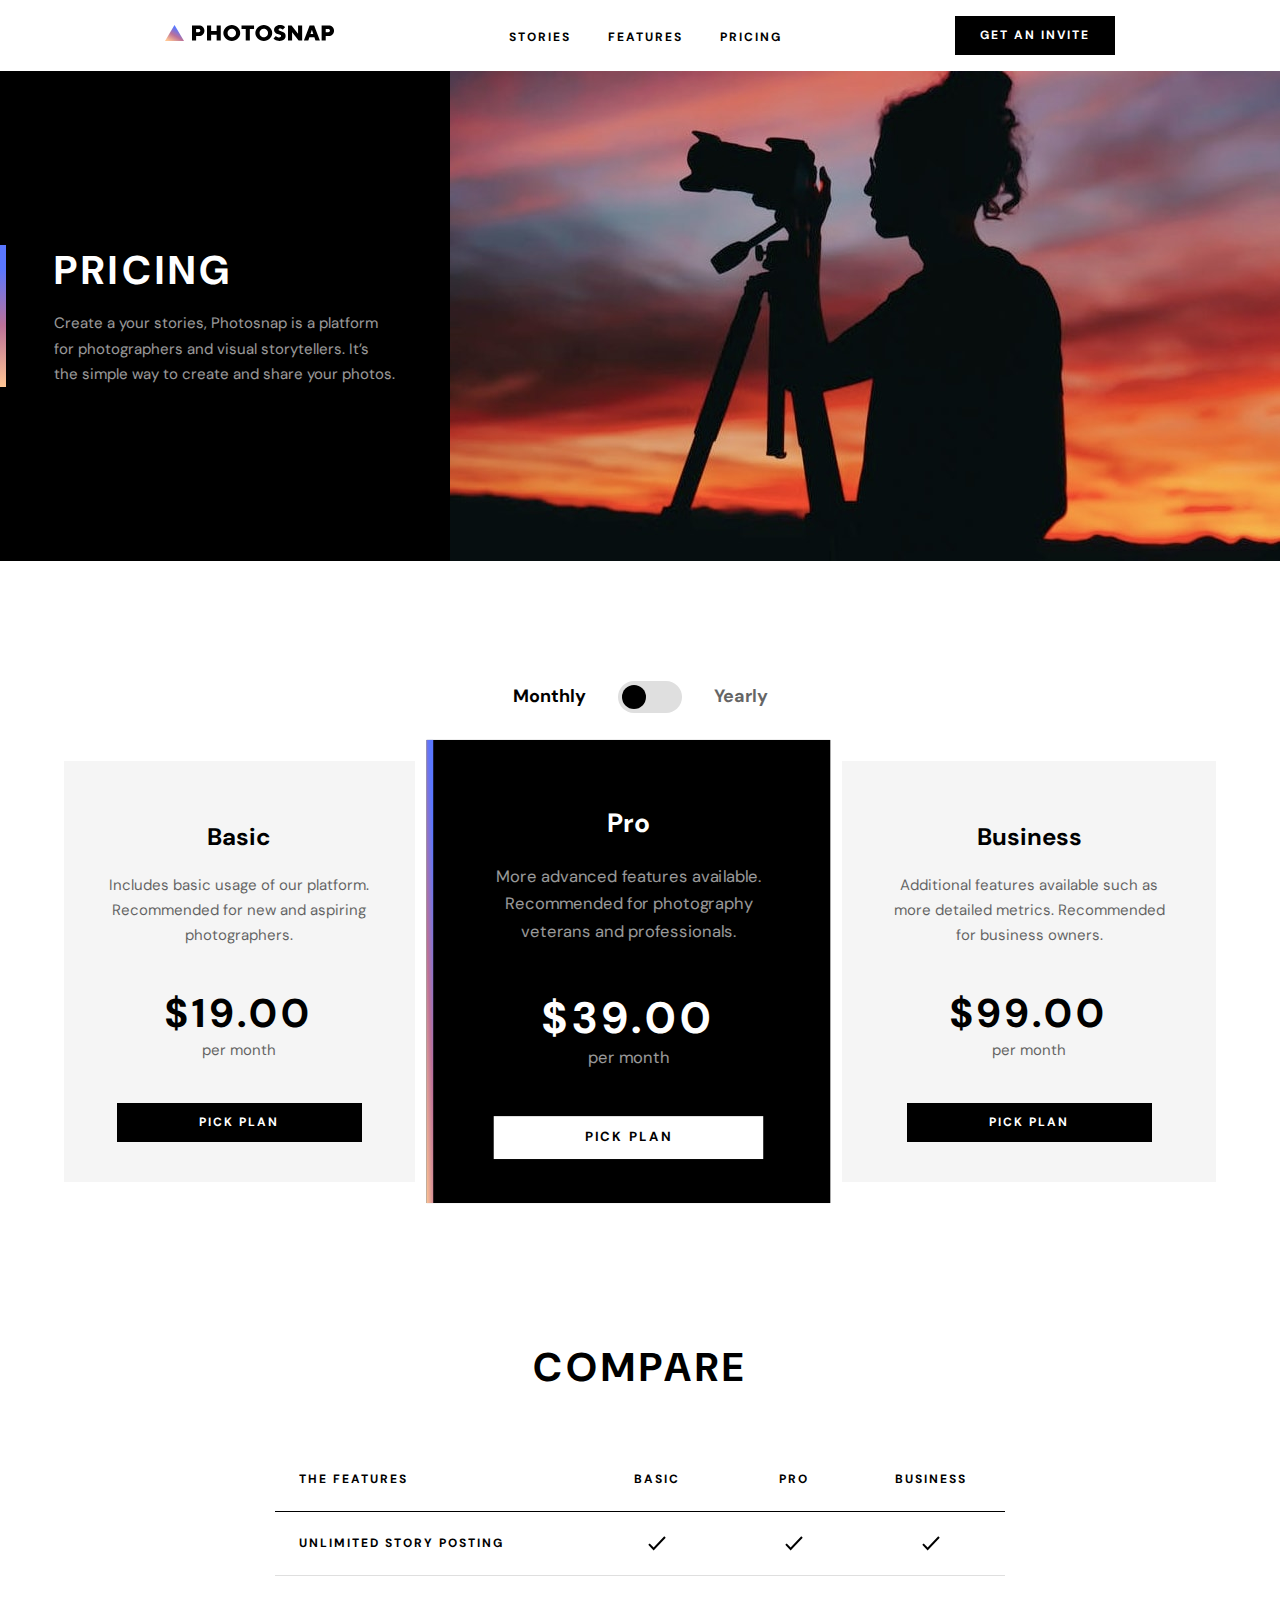
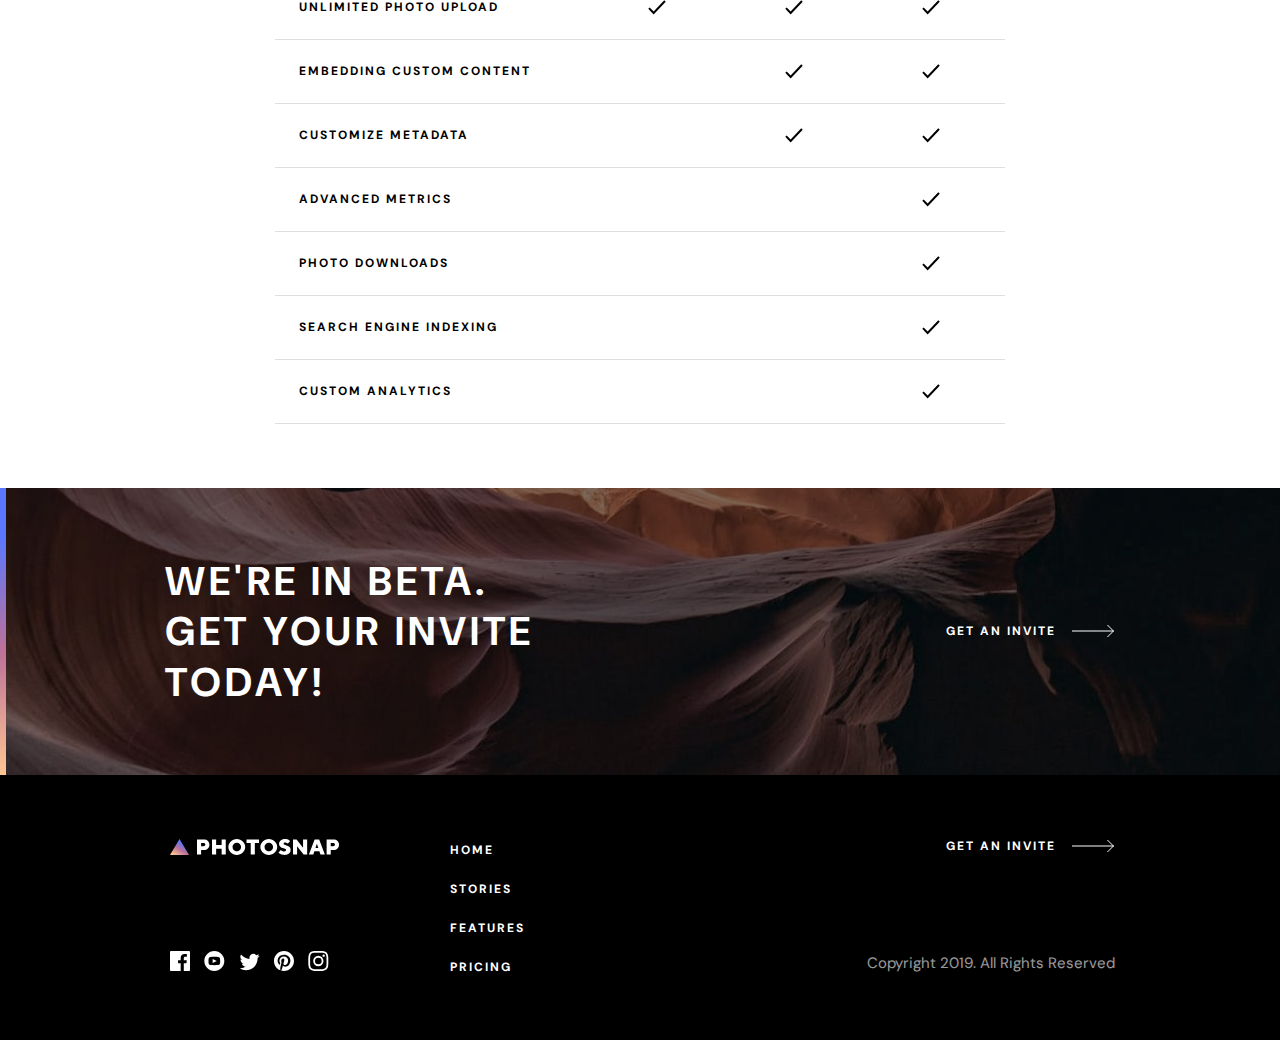
<file: html/pricing.html>
<!DOCTYPE html>
<html lang="en">
<head>
  <meta charset="UTF-8">
  <meta name="viewport" content="width=device-width, initial-scale=1.0">

  <link rel="icon" type="image/png" sizes="32x32" href="./assets/favicon-32x32.png">
  <link rel="stylesheet" href="../style/style.css">
  <link rel="stylesheet" href="../style/footer/footer.css">
  <link rel="stylesheet" href="../style/header/header.css">
  <link rel="stylesheet" href="../style/pricing/pricing.css">

  <title>Frontend Mentor | Photosnap Website Challenge</title>
</head>
<body>
  <input type="radio" name="mobile-menu-btns" id="open-mobile-menu">
  <input type="radio" name="mobile-menu-btns" id="close-mobile-menu">
  <header class="header">
    <a href="../index.html" aria-label="Photosnap home page">
      <svg xmlns="http://www.w3.org/2000/svg" width="170" height="16">
        <defs>
          <linearGradient id="a" x1="0%" x2="50%" y1="85.457%" y2="14.543%">
            <stop offset="0%" stop-color="#FFC593"/>
            <stop offset="51.945%" stop-color="#BC7198"/>
            <stop offset="100%" stop-color="#5A77FF"/>
          </linearGradient>
        </defs>
        <g fill="none" fill-rule="evenodd">
          <path fill="#000" fill-rule="nonzero" d="M31.108 15.568v-4.541h2.703c.836 0 1.6-.133 2.292-.4a5.19 5.19 0 001.773-1.113 5.1 5.1 0 001.146-1.676c.273-.642.41-1.344.41-2.108 0-.75-.137-1.449-.41-2.098a5.072 5.072 0 00-1.146-1.686A5.19 5.19 0 0036.103.832c-.692-.266-1.456-.4-2.292-.4H27v15.136h4.108zm2.487-8.217h-2.487V4.108h2.487c.49 0 .9.162 1.232.487.332.324.497.702.497 1.135 0 .432-.165.81-.497 1.135-.332.324-.742.486-1.232.486zm12.54 8.217V9.73h5.514v5.838h4.108V.432h-4.108v5.622h-5.514V.432h-4.108v15.136h4.108zM66.784 16a8.616 8.616 0 003.319-.638 8.401 8.401 0 002.68-1.74 8.192 8.192 0 001.785-2.552c.432-.965.648-1.989.648-3.07a7.428 7.428 0 00-.648-3.07 8.192 8.192 0 00-1.784-2.552 8.401 8.401 0 00-2.681-1.74A8.616 8.616 0 0066.783 0c-1.196 0-2.306.213-3.329.638a8.432 8.432 0 00-2.67 1.74A8.192 8.192 0 0059 4.93 7.428 7.428 0 0058.351 8c0 1.081.217 2.105.649 3.07a8.192 8.192 0 001.784 2.552 8.432 8.432 0 002.67 1.74c1.023.425 2.133.638 3.33.638zm0-3.676A4.285 4.285 0 0165.119 12a3.942 3.942 0 01-1.34-.908 4.33 4.33 0 01-.887-1.373A4.479 4.479 0 0162.568 8c0-.62.108-1.193.324-1.719a4.33 4.33 0 01.886-1.373c.375-.39.822-.692 1.34-.908a4.285 4.285 0 011.666-.324c.59 0 1.142.108 1.654.324.512.216.958.519 1.34.908.382.39.681.847.898 1.373.216.526.324 1.1.324 1.719 0 .62-.108 1.193-.324 1.719a4.236 4.236 0 01-.898 1.373c-.382.39-.828.692-1.34.908a4.206 4.206 0 01-1.654.324zm18.054 3.244V4.108h4.216V.432h-12.54v3.676h4.216v11.46h4.108zM98.784 16a8.616 8.616 0 003.319-.638 8.401 8.401 0 002.68-1.74 8.192 8.192 0 001.785-2.552c.432-.965.648-1.989.648-3.07a7.428 7.428 0 00-.648-3.07 8.192 8.192 0 00-1.784-2.552 8.401 8.401 0 00-2.681-1.74A8.616 8.616 0 0098.783 0c-1.196 0-2.306.213-3.329.638a8.432 8.432 0 00-2.67 1.74A8.192 8.192 0 0091 4.93 7.428 7.428 0 0090.351 8c0 1.081.217 2.105.649 3.07a8.192 8.192 0 001.784 2.552 8.432 8.432 0 002.67 1.74c1.023.425 2.133.638 3.33.638zm0-3.676A4.285 4.285 0 0197.119 12a3.942 3.942 0 01-1.34-.908 4.33 4.33 0 01-.887-1.373A4.479 4.479 0 0194.568 8c0-.62.108-1.193.324-1.719a4.33 4.33 0 01.886-1.373c.375-.39.822-.692 1.34-.908a4.285 4.285 0 011.666-.324c.59 0 1.142.108 1.654.324.512.216.958.519 1.34.908.382.39.681.847.898 1.373.216.526.324 1.1.324 1.719 0 .62-.108 1.193-.324 1.719a4.236 4.236 0 01-.898 1.373c-.382.39-.828.692-1.34.908a4.206 4.206 0 01-1.654.324zM114.568 16c.95 0 1.801-.133 2.55-.4.75-.267 1.385-.627 1.904-1.081.519-.454.915-.98 1.189-1.578.274-.599.41-1.236.41-1.914 0-.88-.172-1.6-.518-2.162a4.35 4.35 0 00-1.298-1.362 6.98 6.98 0 00-1.697-.822l-1.697-.562a7.533 7.533 0 01-1.297-.551c-.346-.195-.52-.465-.52-.811 0-.332.148-.63.444-.898.295-.266.688-.4 1.178-.4.375 0 .714.062 1.016.184.303.123.563.263.779.422.26.173.49.367.692.584l2.378-2.487a5.559 5.559 0 00-1.276-1.08c-.432-.275-.98-.523-1.643-.747C116.5.112 115.706 0 114.784 0c-.865 0-1.65.13-2.357.39-.706.259-1.308.605-1.805 1.037-.498.432-.883.93-1.157 1.492a3.908 3.908 0 00-.41 1.73c0 .879.172 1.6.518 2.162a4.35 4.35 0 001.297 1.362 6.98 6.98 0 001.698.822c.612.201 1.178.389 1.697.562.519.173.951.357 1.297.551.346.195.52.465.52.81 0 .433-.174.812-.52 1.136-.346.324-.821.487-1.427.487-.49 0-.933-.083-1.33-.25a5.466 5.466 0 01-1.027-.55 5.352 5.352 0 01-.886-.822l-2.378 2.486c.432.49.944.923 1.535 1.298.504.331 1.131.63 1.88.897.75.267 1.63.4 2.639.4zm12.54-.432V7.135l6.508 8.433h3.546V.432h-4.108v8.433L126.568.432H123v15.136h4.108zm16.216 0l1.081-3.244h4.973l1.081 3.244h4.433L149.162.432h-4.54l-5.73 15.136h4.432zm4.973-6.487h-2.81l1.405-4.432 1.405 4.432zm12.433 6.487v-4.541h2.702c.836 0 1.6-.133 2.292-.4a5.19 5.19 0 001.773-1.113 5.1 5.1 0 001.146-1.676c.274-.642.411-1.344.411-2.108 0-.75-.137-1.449-.41-2.098a5.072 5.072 0 00-1.147-1.686 5.19 5.19 0 00-1.773-1.114c-.692-.266-1.456-.4-2.292-.4h-6.81v15.136h4.108zm2.486-8.217h-2.486V4.108h2.486c.49 0 .901.162 1.233.487.331.324.497.702.497 1.135 0 .432-.166.81-.497 1.135-.332.324-.743.486-1.233.486z"/>
          <path fill="url(#a)" d="M0 16L9.5 0 19 16z"/>
        </g>
      </svg>
    </a>
    <label for="open-mobile-menu" id="open-mobile-menu-icon">
      <svg xmlns="http://www.w3.org/2000/svg" width="20" height="6">
        <g fill-rule="evenodd">
          <path d="M0 0h20v1H0zM0 5h20v1H0z"/>
        </g>
      </svg>
    </label>
    <label for="close-mobile-menu" id="close-mobile-menu-icon">
      <svg xmlns="http://www.w3.org/2000/svg" width="16" height="15">
        <path fill-rule="evenodd" d="M14.718.075l.707.707L8.707 7.5l6.718 6.718-.707.707L8 8.207l-6.718 6.718-.707-.707L7.293 7.5.575.782l.707-.707L8 6.793 14.718.075z"/>
      </svg>
    </label>
    <nav class="header-nav">
      <ul class="header-nav-menu">
        <li>
          <a href="./stories.html" class="link-base-style black-link menu-link">Stories</a>
        </li>
        <li>
          <a href="./features.html" class="link-base-style black-link menu-link">Features</a>
        </li>      
        <li>
          <a href="./pricing.html" class="link-base-style black-link menu-link">Pricing</a>
        </li>
      </ul>
      <a href="#" class="btn-base-style black-btn link-base-style header-nav-btn">Get an invite</a>
    </nav>
  </header>
  <div class="blackout"><!--Dysplay when mobile menu opens--></div>
  <main>
    <section class="black-section section-container-base section-container-pricing">
      <picture class="section-container-picture">
        <source media="(max-width: 499px)" srcset="/assets/pricing/mobile/hero.jpg">
        <source media="(max-width: 1279px)" srcset="/assets/pricing/tablet/hero.jpg">
        <img src="/assets/pricing/desktop/hero.jpg" alt="a woman takes a photo">
      </picture>
      <div class="section-text-wrapper-base">
        <div class="gradient-div"></div>
        <h1 class="big-header">Pricing</h1>
        <p class="paragraph low-opacity-text">
          Create a your stories, Photosnap is a platform for photographers and visual storytellers. 
          It’s the simple way to create and share your photos.
        </p>
      </div>
    </section>

    <div class="toggler-wrapper">
      <p class="small-header" id="toggler-monthly">Monthly</p>
        <div class="toggler">
          <input type="checkbox" name="plan-price-toggler" class="toggler-checkbox">
          <div class="toggler-slider"></div>
        </div> 
      <p class="small-header low-opacity-text" id="toggler-yearly">Yearly</p>
    </div>
    <div class="plans-container">
      <div class="gray-section plan">
        <h2 class="medium-header">Basic</h2>
        <p class="paragraph low-opacity-text">
          Includes basic usage of our platform. Recommended for new and aspiring photographers.
        </p>
        <div class="plan-price-wrapper monthly-price">
          <h2 class="big-header">$19.00</h2>
          <p class="paragraph low-opacity-text">per month</p>
        </div>
        <div class="plan-price-wrapper yearly-price">
          <h2 class="big-header">$190.00</h2>
          <p class="paragraph low-opacity-text">per year</p>
        </div>
        <a href="#" class="btn-base-style black-btn pick-plan-btn link-base-style">Pick Plan</a>
      </div>
      <div class="black-section plan plan-gradient-border">
        <h2 class="medium-header">Pro</h2>
        <p class="paragraph low-opacity-text">
          More advanced features available. Recommended for photography veterans and professionals.
        </p>
        <div class="plan-price-wrapper monthly-price">
          <h2 class="big-header">$39.00</h2>
          <p class="paragraph low-opacity-text">per month</p>
        </div>
        <div class="plan-price-wrapper yearly-price">
          <h2 class="big-header">$390.00</h2>
          <p class="paragraph low-opacity-text">per year</p>
        </div>
        <a href="#" class="btn-base-style white-btn pick-plan-btn link-base-style">Pick Plan</a>
      </div>
      <div class="gray-section plan">
        <h2 class="medium-header">Business</h2>
        <p class="paragraph low-opacity-text">
          Additional features available such as more detailed metrics. Recommended for business owners.         
        </p>
        <div class="plan-price-wrapper monthly-price">
          <h2 class="big-header">$99.00</h2>
          <p class="paragraph low-opacity-text">per month</p>
        </div>
        <div class="plan-price-wrapper yearly-price">
          <h2 class="big-header">$999.00</h2>
          <p class="paragraph low-opacity-text">per year</p>
        </div>
        <a href="#" class="btn-base-style black-btn pick-plan-btn link-base-style">Pick Plan</a>
      </div>
    </div>

    <div class="compare-container">
      <table class="compare-table compare-table-mobile">
        <tr class="compare-table-firts-row">
          <th colspan="3" class="smallest-header">The Features</th>
        </tr>
        <tr>
          <th colspan="3" class="smallest-header">Unlimited Story Posting</th>
        </tr>
        <tr>
          <td>
            <p class="paragraph low-opacity-text">Basic</p>
            <svg xmlns="http://www.w3.org/2000/svg" width="18" height="15">
              <path fill="none" stroke="#000" stroke-width="2" d="M1 8.124L5.623 13 17 1"/>
            </svg>
          </td>
          <td>
            <p class="paragraph low-opacity-text">Pro</p>
            <svg xmlns="http://www.w3.org/2000/svg" width="18" height="15">
              <path fill="none" stroke="#000" stroke-width="2" d="M1 8.124L5.623 13 17 1"/>
            </svg>
          </td>
          <td>
            <p class="paragraph low-opacity-text">Business</p>
            <svg xmlns="http://www.w3.org/2000/svg" width="18" height="15">
              <path fill="none" stroke="#000" stroke-width="2" d="M1 8.124L5.623 13 17 1"/>
            </svg>
          </td>
        </tr>
        <tr>
          <th colspan="3" class="smallest-header">Unlimited Photo Upload</th>
        </tr>
        <tr>
          <td>
            <p class="paragraph low-opacity-text">Basic</p>
            <svg xmlns="http://www.w3.org/2000/svg" width="18" height="15">
              <path fill="none" stroke="#000" stroke-width="2" d="M1 8.124L5.623 13 17 1"/>
            </svg>
          </td>
          <td>
            <p class="paragraph low-opacity-text">Pro</p>
            <svg xmlns="http://www.w3.org/2000/svg" width="18" height="15">
              <path fill="none" stroke="#000" stroke-width="2" d="M1 8.124L5.623 13 17 1"/>
            </svg>
          </td>
          <td>
            <p class="paragraph low-opacity-text">Business</p>
            <svg xmlns="http://www.w3.org/2000/svg" width="18" height="15">
              <path fill="none" stroke="#000" stroke-width="2" d="M1 8.124L5.623 13 17 1"/>
            </svg>
          </td>
        </tr>
        <tr>
          <th colspan="3" class="smallest-header">Embedding Custom Content</th>
        </tr>
        <tr>
          <td>
            <p class="paragraph low-opacity-text">Basic</p>
          </td>
          <td>
            <p class="paragraph low-opacity-text">Pro</p>
            <svg xmlns="http://www.w3.org/2000/svg" width="18" height="15">
              <path fill="none" stroke="#000" stroke-width="2" d="M1 8.124L5.623 13 17 1"/>
            </svg>
          </td>
          <td>
            <p class="paragraph low-opacity-text">Business</p>
            <svg xmlns="http://www.w3.org/2000/svg" width="18" height="15">
              <path fill="none" stroke="#000" stroke-width="2" d="M1 8.124L5.623 13 17 1"/>
            </svg>
          </td>
        </tr>
        <tr>
          <th colspan="3" class="smallest-header">Customize Metadata</th>
        </tr>
        <tr>
          <td>
            <p class="paragraph low-opacity-text">Basic</p>
          </td>
          <td>
            <p class="paragraph low-opacity-text">Pro</p>
            <svg xmlns="http://www.w3.org/2000/svg" width="18" height="15">
              <path fill="none" stroke="#000" stroke-width="2" d="M1 8.124L5.623 13 17 1"/>
            </svg>
          </td>
          <td>
            <p class="paragraph low-opacity-text">Business</p>
            <svg xmlns="http://www.w3.org/2000/svg" width="18" height="15">
              <path fill="none" stroke="#000" stroke-width="2" d="M1 8.124L5.623 13 17 1"/>
            </svg>
          </td>
        </tr>
        <tr>
          <th colspan="3" class="smallest-header">Advanced Metrics</th>
        </tr>
        <tr>
          <td>
            <p class="paragraph low-opacity-text">Basic</p>
          </td>
          <td>
            <p class="paragraph low-opacity-text">Pro</p>
          </td>
          <td>
            <p class="paragraph low-opacity-text">Business</p>
            <svg xmlns="http://www.w3.org/2000/svg" width="18" height="15">
              <path fill="none" stroke="#000" stroke-width="2" d="M1 8.124L5.623 13 17 1"/>
            </svg>
          </td>
        </tr>
        <tr>
          <th colspan="3" class="smallest-header">Photo Downloads</th>
        </tr>
        <tr>
          <td>
            <p class="paragraph low-opacity-text">Basic</p>
          </td>
          <td>
            <p class="paragraph low-opacity-text">Pro</p>
          </td>
          <td>
            <p class="paragraph low-opacity-text">Business</p>
            <svg xmlns="http://www.w3.org/2000/svg" width="18" height="15">
              <path fill="none" stroke="#000" stroke-width="2" d="M1 8.124L5.623 13 17 1"/>
            </svg>
          </td>
        </tr>
        <tr>
          <th colspan="3" class="smallest-header">Search Engine Indexing</th>
        </tr>
        <tr>
          <td>
            <p class="paragraph low-opacity-text">Basic</p>
          </td>
          <td>
            <p class="paragraph low-opacity-text">Pro</p>
          </td>
          <td>
            <p class="paragraph low-opacity-text">Business</p>
            <svg xmlns="http://www.w3.org/2000/svg" width="18" height="15">
              <path fill="none" stroke="#000" stroke-width="2" d="M1 8.124L5.623 13 17 1"/>
            </svg>
          </td>
        </tr>
        <tr>
          <th colspan="3" class="smallest-header">Custom Analytics</th>
        </tr>
        <tr>
          <td>
            <p class="paragraph low-opacity-text">Basic</p>
          </td>
          <td>
            <p class="paragraph low-opacity-text">Pro</p>
          </td>
          <td>
            <p class="paragraph low-opacity-text">Business</p>
            <svg xmlns="http://www.w3.org/2000/svg" width="18" height="15">
              <path fill="none" stroke="#000" stroke-width="2" d="M1 8.124L5.623 13 17 1"/>
            </svg>
          </td>
        </tr>
      </table>

      <table class="compare-table compare-table-tablet">
        <caption class="big-header">Compare</caption>
        <tr class="compare-table-firts-row">
          <th class="smallest-header">The Features</th>
          <th class="smallest-header">Basic</th>
          <th class="smallest-header">Pro</th>
          <th class="smallest-header">Business</th>
        </tr>
        <tr>
          <td class="smallest-header">Unlimited Story Posting</td>
          <td>
            <svg xmlns="http://www.w3.org/2000/svg" width="18" height="15">
              <path fill="none" stroke="#000" stroke-width="2" d="M1 8.124L5.623 13 17 1"/>
            </svg>
          </td>
          <td>
            <svg xmlns="http://www.w3.org/2000/svg" width="18" height="15">
              <path fill="none" stroke="#000" stroke-width="2" d="M1 8.124L5.623 13 17 1"/>
            </svg>
          </td>
          <td>
            <svg xmlns="http://www.w3.org/2000/svg" width="18" height="15">
              <path fill="none" stroke="#000" stroke-width="2" d="M1 8.124L5.623 13 17 1"/>
            </svg>
          </td>
        </tr>
        <tr>
          <td class="smallest-header">Unlimited Photo Upload</td>
          <td>
            <svg xmlns="http://www.w3.org/2000/svg" width="18" height="15">
              <path fill="none" stroke="#000" stroke-width="2" d="M1 8.124L5.623 13 17 1"/>
            </svg>
          </td>
          <td>
            <svg xmlns="http://www.w3.org/2000/svg" width="18" height="15">
              <path fill="none" stroke="#000" stroke-width="2" d="M1 8.124L5.623 13 17 1"/>
            </svg>
          </td>
          <td>
            <svg xmlns="http://www.w3.org/2000/svg" width="18" height="15">
              <path fill="none" stroke="#000" stroke-width="2" d="M1 8.124L5.623 13 17 1"/>
            </svg>
          </td>
        </tr>
        <tr>
          <td class="smallest-header">Embedding Custom Content</td>
          <td></td>
          <td>
            <svg xmlns="http://www.w3.org/2000/svg" width="18" height="15">
              <path fill="none" stroke="#000" stroke-width="2" d="M1 8.124L5.623 13 17 1"/>
            </svg>
          </td>
          <td>
            <svg xmlns="http://www.w3.org/2000/svg" width="18" height="15">
              <path fill="none" stroke="#000" stroke-width="2" d="M1 8.124L5.623 13 17 1"/>
            </svg>
          </td>
        </tr>
        <tr>
          <td class="smallest-header">Customize Metadata</td>
          <td></td>
          <td>
            <svg xmlns="http://www.w3.org/2000/svg" width="18" height="15">
              <path fill="none" stroke="#000" stroke-width="2" d="M1 8.124L5.623 13 17 1"/>
            </svg>
          </td>
          <td>
            <svg xmlns="http://www.w3.org/2000/svg" width="18" height="15">
              <path fill="none" stroke="#000" stroke-width="2" d="M1 8.124L5.623 13 17 1"/>
            </svg>
          </td>
        </tr>
        <tr>
          <td class="smallest-header">Advanced Metrics</td>
          <td></td>
          <td></td>
          <td>
            <svg xmlns="http://www.w3.org/2000/svg" width="18" height="15">
              <path fill="none" stroke="#000" stroke-width="2" d="M1 8.124L5.623 13 17 1"/>
            </svg>
          </td>
        </tr>
        <tr>
          <td class="smallest-header">Photo Downloads</td>
          <td></td>
          <td></td>
          <td>
            <svg xmlns="http://www.w3.org/2000/svg" width="18" height="15">
              <path fill="none" stroke="#000" stroke-width="2" d="M1 8.124L5.623 13 17 1"/>
            </svg>
          </td>
        </tr>
        <tr>
          <td class="smallest-header">Search Engine Indexing</td>
          <td></td>
          <td></td>
          <td>
            <svg xmlns="http://www.w3.org/2000/svg" width="18" height="15">
              <path fill="none" stroke="#000" stroke-width="2" d="M1 8.124L5.623 13 17 1"/>
            </svg>
          </td>
        </tr>
        <tr>
          <td class="smallest-header">Custom Analytics</td>
          <td></td>
          <td></td>
          <td>
            <svg xmlns="http://www.w3.org/2000/svg" width="18" height="15">
              <path fill="none" stroke="#000" stroke-width="2" d="M1 8.124L5.623 13 17 1"/>
            </svg>
          </td>
        </tr>
      </table>
    </div>

    <div class="beta-invite">
      <div class="gradient-div"></div>
      <h2 class="big-header">We're in Beta. Get your invite today!</h2>
      <a href="#" class="call-to-action-link link-base-style">
        <p>Get an invite</p>
        <svg xmlns="http://www.w3.org/2000/svg" width="43" height="14">
          <g fill="none" fill-rule="evenodd" stroke="#fff">
            <path d="M0 7h41.864M35.428 1l6 6-6 6"/>
          </g>
        </svg>
      </a>
    </div>
  </main>

  <footer class="footer">
    <svg xmlns="http://www.w3.org/2000/svg" width="170" height="16" class="footer-logo">
      <defs>
        <linearGradient id="logo" x1="0%" x2="50%" y1="85.457%" y2="14.543%">
          <stop offset="0%" stop-color="#FFC593"/>
          <stop offset="51.945%" stop-color="#BC7198"/>
          <stop offset="100%" stop-color="#5A77FF"/>
        </linearGradient>
      </defs>
      <g fill="none" fill-rule="evenodd">
        <path fill="#ffffff" fill-rule="nonzero" d="M31.108 15.568v-4.541h2.703c.836 0 1.6-.133 2.292-.4a5.19 5.19 0 001.773-1.113 5.1 5.1 0 001.146-1.676c.273-.642.41-1.344.41-2.108 0-.75-.137-1.449-.41-2.098a5.072 5.072 0 00-1.146-1.686A5.19 5.19 0 0036.103.832c-.692-.266-1.456-.4-2.292-.4H27v15.136h4.108zm2.487-8.217h-2.487V4.108h2.487c.49 0 .9.162 1.232.487.332.324.497.702.497 1.135 0 .432-.165.81-.497 1.135-.332.324-.742.486-1.232.486zm12.54 8.217V9.73h5.514v5.838h4.108V.432h-4.108v5.622h-5.514V.432h-4.108v15.136h4.108zM66.784 16a8.616 8.616 0 003.319-.638 8.401 8.401 0 002.68-1.74 8.192 8.192 0 001.785-2.552c.432-.965.648-1.989.648-3.07a7.428 7.428 0 00-.648-3.07 8.192 8.192 0 00-1.784-2.552 8.401 8.401 0 00-2.681-1.74A8.616 8.616 0 0066.783 0c-1.196 0-2.306.213-3.329.638a8.432 8.432 0 00-2.67 1.74A8.192 8.192 0 0059 4.93 7.428 7.428 0 0058.351 8c0 1.081.217 2.105.649 3.07a8.192 8.192 0 001.784 2.552 8.432 8.432 0 002.67 1.74c1.023.425 2.133.638 3.33.638zm0-3.676A4.285 4.285 0 0165.119 12a3.942 3.942 0 01-1.34-.908 4.33 4.33 0 01-.887-1.373A4.479 4.479 0 0162.568 8c0-.62.108-1.193.324-1.719a4.33 4.33 0 01.886-1.373c.375-.39.822-.692 1.34-.908a4.285 4.285 0 011.666-.324c.59 0 1.142.108 1.654.324.512.216.958.519 1.34.908.382.39.681.847.898 1.373.216.526.324 1.1.324 1.719 0 .62-.108 1.193-.324 1.719a4.236 4.236 0 01-.898 1.373c-.382.39-.828.692-1.34.908a4.206 4.206 0 01-1.654.324zm18.054 3.244V4.108h4.216V.432h-12.54v3.676h4.216v11.46h4.108zM98.784 16a8.616 8.616 0 003.319-.638 8.401 8.401 0 002.68-1.74 8.192 8.192 0 001.785-2.552c.432-.965.648-1.989.648-3.07a7.428 7.428 0 00-.648-3.07 8.192 8.192 0 00-1.784-2.552 8.401 8.401 0 00-2.681-1.74A8.616 8.616 0 0098.783 0c-1.196 0-2.306.213-3.329.638a8.432 8.432 0 00-2.67 1.74A8.192 8.192 0 0091 4.93 7.428 7.428 0 0090.351 8c0 1.081.217 2.105.649 3.07a8.192 8.192 0 001.784 2.552 8.432 8.432 0 002.67 1.74c1.023.425 2.133.638 3.33.638zm0-3.676A4.285 4.285 0 0197.119 12a3.942 3.942 0 01-1.34-.908 4.33 4.33 0 01-.887-1.373A4.479 4.479 0 0194.568 8c0-.62.108-1.193.324-1.719a4.33 4.33 0 01.886-1.373c.375-.39.822-.692 1.34-.908a4.285 4.285 0 011.666-.324c.59 0 1.142.108 1.654.324.512.216.958.519 1.34.908.382.39.681.847.898 1.373.216.526.324 1.1.324 1.719 0 .62-.108 1.193-.324 1.719a4.236 4.236 0 01-.898 1.373c-.382.39-.828.692-1.34.908a4.206 4.206 0 01-1.654.324zM114.568 16c.95 0 1.801-.133 2.55-.4.75-.267 1.385-.627 1.904-1.081.519-.454.915-.98 1.189-1.578.274-.599.41-1.236.41-1.914 0-.88-.172-1.6-.518-2.162a4.35 4.35 0 00-1.298-1.362 6.98 6.98 0 00-1.697-.822l-1.697-.562a7.533 7.533 0 01-1.297-.551c-.346-.195-.52-.465-.52-.811 0-.332.148-.63.444-.898.295-.266.688-.4 1.178-.4.375 0 .714.062 1.016.184.303.123.563.263.779.422.26.173.49.367.692.584l2.378-2.487a5.559 5.559 0 00-1.276-1.08c-.432-.275-.98-.523-1.643-.747C116.5.112 115.706 0 114.784 0c-.865 0-1.65.13-2.357.39-.706.259-1.308.605-1.805 1.037-.498.432-.883.93-1.157 1.492a3.908 3.908 0 00-.41 1.73c0 .879.172 1.6.518 2.162a4.35 4.35 0 001.297 1.362 6.98 6.98 0 001.698.822c.612.201 1.178.389 1.697.562.519.173.951.357 1.297.551.346.195.52.465.52.81 0 .433-.174.812-.52 1.136-.346.324-.821.487-1.427.487-.49 0-.933-.083-1.33-.25a5.466 5.466 0 01-1.027-.55 5.352 5.352 0 01-.886-.822l-2.378 2.486c.432.49.944.923 1.535 1.298.504.331 1.131.63 1.88.897.75.267 1.63.4 2.639.4zm12.54-.432V7.135l6.508 8.433h3.546V.432h-4.108v8.433L126.568.432H123v15.136h4.108zm16.216 0l1.081-3.244h4.973l1.081 3.244h4.433L149.162.432h-4.54l-5.73 15.136h4.432zm4.973-6.487h-2.81l1.405-4.432 1.405 4.432zm12.433 6.487v-4.541h2.702c.836 0 1.6-.133 2.292-.4a5.19 5.19 0 001.773-1.113 5.1 5.1 0 001.146-1.676c.274-.642.411-1.344.411-2.108 0-.75-.137-1.449-.41-2.098a5.072 5.072 0 00-1.147-1.686 5.19 5.19 0 00-1.773-1.114c-.692-.266-1.456-.4-2.292-.4h-6.81v15.136h4.108zm2.486-8.217h-2.486V4.108h2.486c.49 0 .901.162 1.233.487.331.324.497.702.497 1.135 0 .432-.166.81-.497 1.135-.332.324-.743.486-1.233.486z"/>
        <path fill="url(#logo)" d="M0 16L9.5 0 19 16z"/>
      </g>
    </svg>
    <div class="share-icons-wrapper">
      <svg xmlns="http://www.w3.org/2000/svg" width="20" height="20" class="share-icon">
        <defs>
          <linearGradient id="fb-gradient" x1="100%" x2="0%" y1="0%" y2="100%">
            <stop offset="0%" stop-color="#ffffff"/>
            <stop offset="100%" stop-color="#ffffff"/>
          </linearGradient>
        </defs>
        <path fill="url(#fb-gradient)" d="M18.896 0H1.104C.494 0 0 .494 0 1.104v17.793C0 19.506.494 20 1.104 20h9.58v-7.745H8.076V9.237h2.606V7.01c0-2.583 1.578-3.99 3.883-3.99 1.104 0 2.052.082 2.329.119v2.7h-1.598c-1.254 0-1.496.597-1.496 1.47v1.928h2.989l-.39 3.018h-2.6V20h5.098c.608 0 1.102-.494 1.102-1.104V1.104C20 .494 19.506 0 18.896 0z"/>
      </svg>
      <svg xmlns="http://www.w3.org/2000/svg" width="21" height="20" class="share-icon">
        <defs>
          <linearGradient id="yt-gradient" x1="0%" x2="100%" y1="100%" y2="0%">
            <stop offset="0%" stop-color="#ffffff"/>
            <stop offset="100%" stop-color="#ffffff"/>
          </linearGradient>
        </defs>
        <path fill="url(#yt-gradient)" d="M43.33 0c-5.523 0-10 4.478-10 10 0 5.523 4.477 10 10 10s10-4.477 10-10c0-5.522-4.477-10-10-10zm3.7 14.077c-1.75.12-5.653.12-7.402 0-1.896-.13-2.117-1.059-2.131-4.077.014-3.024.237-3.947 2.131-4.077 1.75-.12 5.652-.12 7.403 0 1.897.13 2.117 1.059 2.132 4.077-.015 3.024-.237 3.947-2.132 4.077zm-5.367-6.029l4.098 1.949-4.098 1.955V8.048z" transform="translate(-33)"/>
      </svg>
      <svg xmlns="http://www.w3.org/2000/svg" width="21" height="18" class="share-icon">
        <defs>
          <linearGradient id="tw-gradient" x1="100%" x2="0%" y1="16.979%" y2="83.021%">
            <stop offset="0%" stop-color="#ffffff"/>
            <stop offset="100%" stop-color="#ffffff"/>
          </linearGradient>
        </defs>
        <path fill="url(#tw-gradient)" d="M86.66 3.797a8.192 8.192 0 01-2.357.646 4.11 4.11 0 001.805-2.27 8.22 8.22 0 01-2.606.996 4.096 4.096 0 00-2.995-1.296c-2.65 0-4.596 2.472-3.998 5.038a11.648 11.648 0 01-8.457-4.287 4.109 4.109 0 001.27 5.478 4.086 4.086 0 01-1.858-.513c-.045 1.901 1.318 3.68 3.291 4.075a4.113 4.113 0 01-1.853.07 4.106 4.106 0 003.833 2.85 8.25 8.25 0 01-6.075 1.7 11.616 11.616 0 006.29 1.843c7.618 0 11.922-6.434 11.662-12.205a8.354 8.354 0 002.048-2.124z" transform="translate(-66 -1)"/>
      </svg>
      <svg xmlns="http://www.w3.org/2000/svg" width="20" height="20" class="share-icon">
        <defs>
          <linearGradient id="pi-gradient" x1="100%" x2="0%" y1="0%" y2="100%">
            <stop offset="0%" stop-color="#ffffff"/>
            <stop offset="100%" stop-color="#ffffff"/>
          </linearGradient>
        </defs>
        <path fill="url(#pi-gradient)" d="M109.99 0c-5.522 0-10 4.477-10 10 0 4.237 2.636 7.855 6.356 9.312-.088-.791-.167-2.005.035-2.868.181-.78 1.172-4.97 1.172-4.97s-.299-.6-.299-1.486c0-1.39.806-2.428 1.81-2.428.852 0 1.264.64 1.264 1.408 0 .858-.546 2.14-.828 3.33-.236.995.5 1.807 1.48 1.807 1.778 0 3.144-1.874 3.144-4.58 0-2.393-1.72-4.068-4.176-4.068-2.845 0-4.515 2.135-4.515 4.34 0 .859.33 1.781.744 2.281a.3.3 0 01.069.288l-.278 1.133c-.044.183-.145.223-.335.134-1.249-.581-2.03-2.407-2.03-3.874 0-3.154 2.292-6.052 6.608-6.052 3.469 0 6.165 2.473 6.165 5.776 0 3.447-2.173 6.22-5.19 6.22-1.013 0-1.965-.525-2.291-1.148l-.623 2.378c-.226.869-.835 1.958-1.244 2.621.937.29 1.931.446 2.962.446 5.523 0 10-4.477 10-10s-4.477-10-10-10z" transform="translate(-100)"/>
      </svg>
      <svg xmlns="http://www.w3.org/2000/svg" width="21" height="20" class="share-icon">
        <defs>
          <linearGradient id="ig-gradient" x1="0%" x2="50%" y1="100%" y2="0%">
            <stop offset="0%" stop-color="#ffffff"/>
            <stop offset="51.945%" stop-color="#ffffff"/>
            <stop offset="100%" stop-color="#ffffff"/>
          </linearGradient>
        </defs>
        <path fill="url(#ig-gradient)" d="M143.32 1.802c2.67 0 2.987.01 4.042.059 2.71.123 3.976 1.409 4.099 4.099.048 1.054.057 1.37.057 4.04 0 2.672-.01 2.988-.057 4.042-.124 2.687-1.387 3.975-4.1 4.099-1.054.048-1.37.058-4.041.058-2.67 0-2.987-.01-4.04-.058-2.718-.124-3.977-1.416-4.1-4.1-.048-1.054-.058-1.37-.058-4.041 0-2.67.01-2.986.058-4.04.124-2.69 1.387-3.977 4.1-4.1 1.054-.048 1.37-.058 4.04-.058zm0-1.802c-2.716 0-3.056.012-4.123.06-3.631.167-5.65 2.182-5.816 5.817-.05 1.067-.061 1.407-.061 4.123s.012 3.057.06 4.123c.167 3.632 2.182 5.65 5.817 5.817 1.067.048 1.407.06 4.123.06s3.057-.012 4.123-.06c3.629-.167 5.652-2.182 5.816-5.817.05-1.066.061-1.407.061-4.123s-.012-3.056-.06-4.122c-.163-3.629-2.18-5.65-5.816-5.817C146.377.01 146.036 0 143.32 0zm0 4.865a5.135 5.135 0 100 10.27 5.135 5.135 0 000-10.27zm0 8.468a3.333 3.333 0 110-6.666 3.333 3.333 0 010 6.666zm5.338-9.87a1.2 1.2 0 100 2.4 1.2 1.2 0 000-2.4z" transform="translate(-133)"/>
      </svg>
    </div>
    <ul class="footer-menu">
      <li>
        <a href="../index.html" class="link-base-style menu-link">Home</a>
      </li>
      <li>
        <a href="./stories.html" class="link-base-style menu-link">Stories</a>
      </li>
      <li>
        <a href="./features.html" class="link-base-style menu-link">Features</a>
      </li>      
      <li>
        <a href="./pricing.html" class="link-base-style menu-link">Pricing</a>
      </li>
    </ul>
    <a href="#" class="call-to-action-link call-to-action-footer link-base-style">
      <p>Get an invite</p>
      <svg xmlns="http://www.w3.org/2000/svg" width="43" height="14">
        <g fill="none" fill-rule="evenodd" stroke="#fff">
          <path d="M0 7h41.864M35.428 1l6 6-6 6"/>
        </g>
      </svg>
    </a>
    <p class="paragraph footer-copyright low-opacity-text">Copyright 2019. All Rights Reserved</p>
  </footer>
  <script src="../script/price.js"></script>
</body>
</html>
</file>
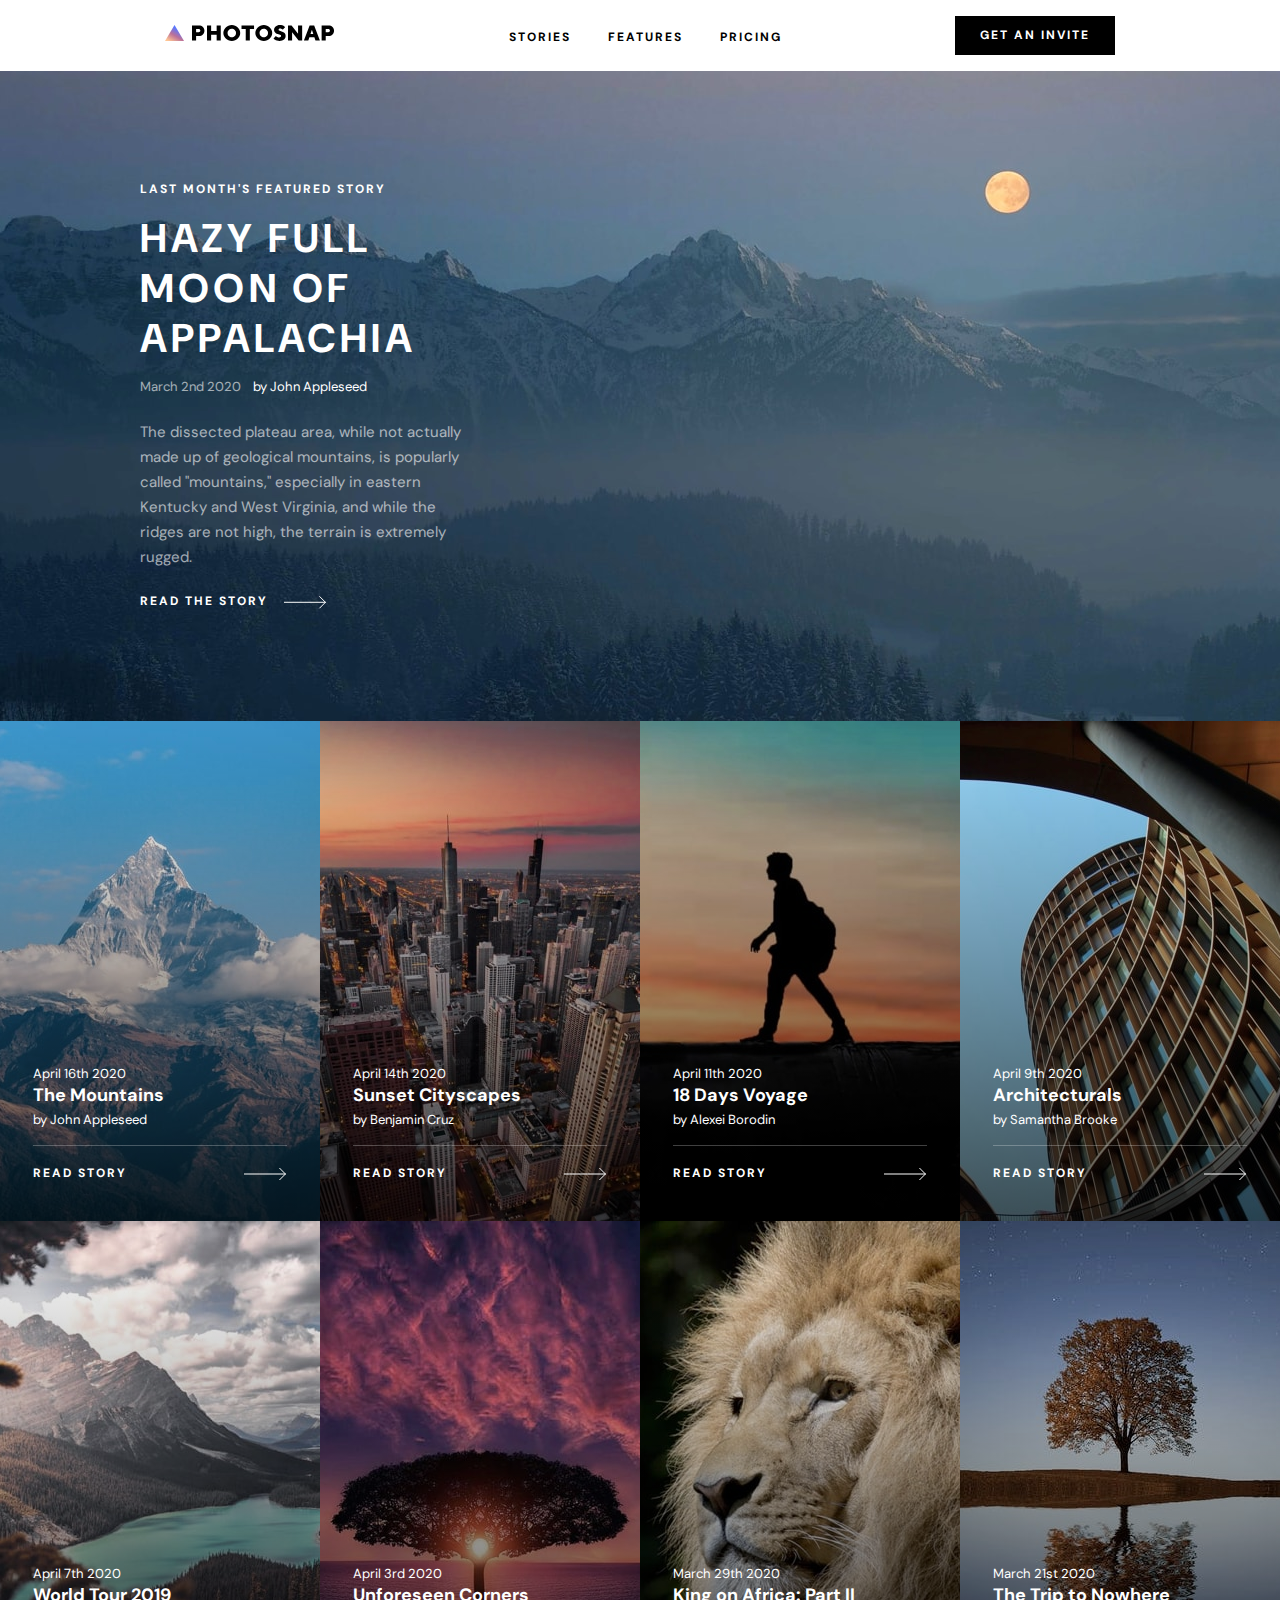
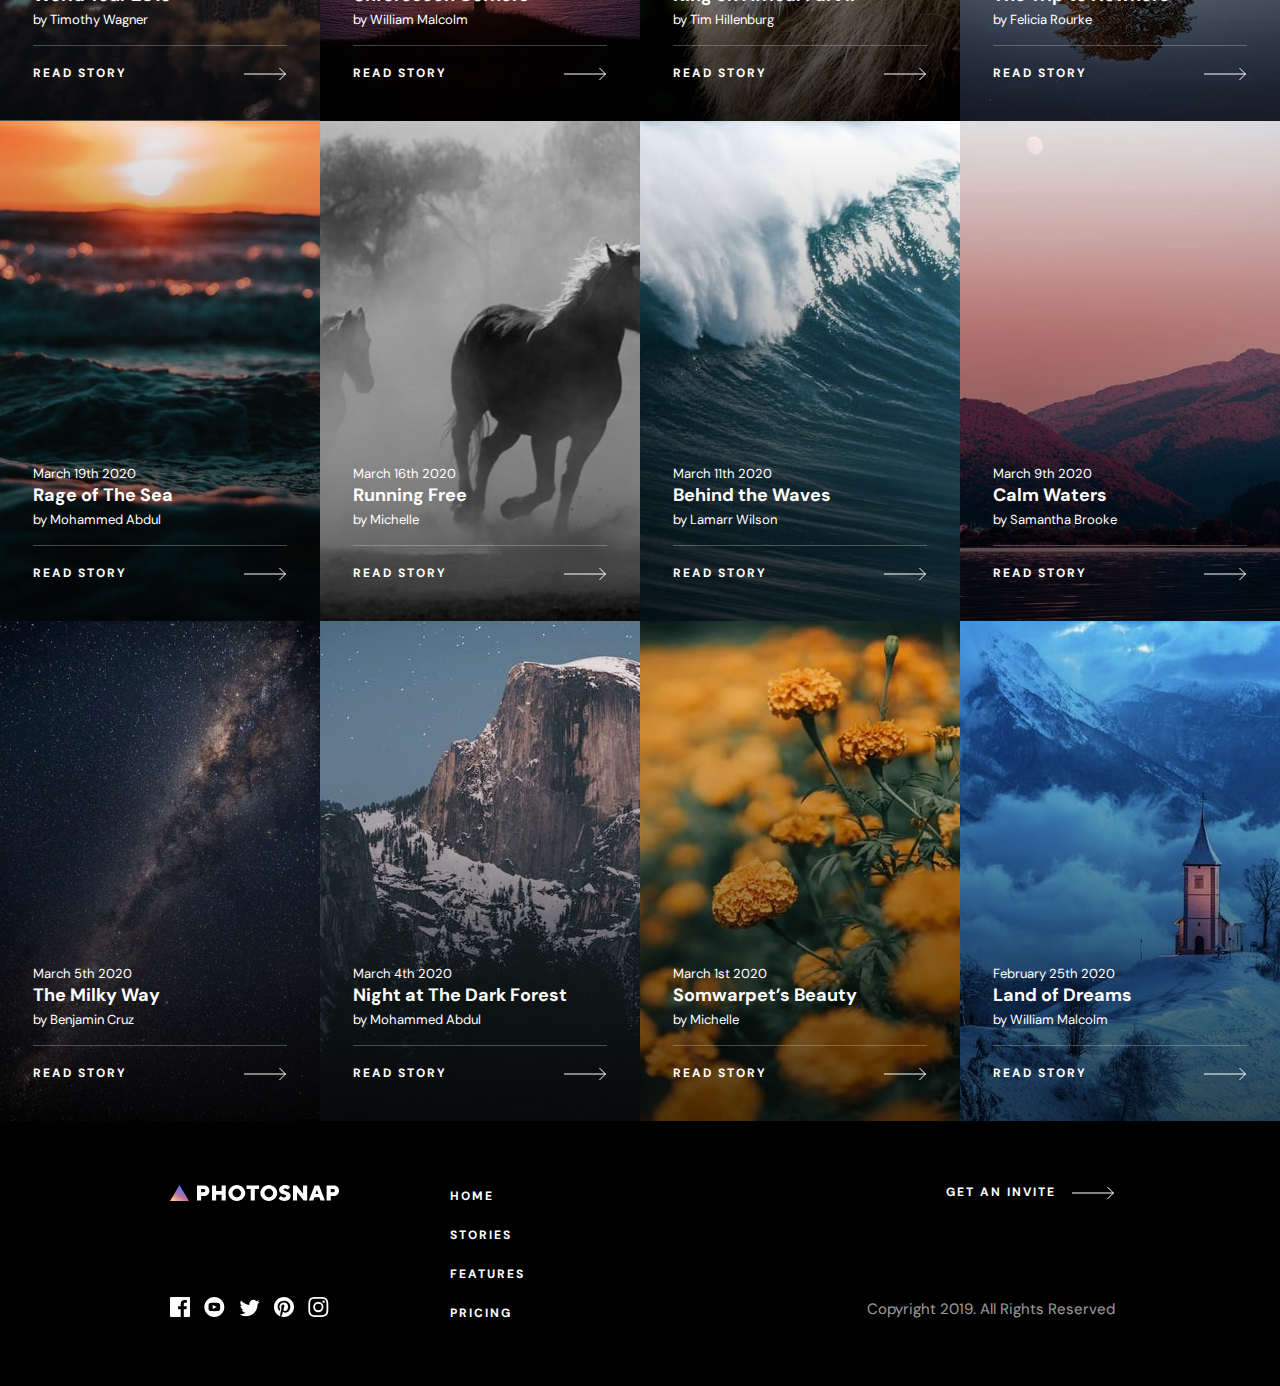
<file: html/stories.html>
<!DOCTYPE html>
<html lang="en">
<head>
  <meta charset="UTF-8">
  <meta name="viewport" content="width=device-width, initial-scale=1.0">

  <link rel="icon" type="image/png" sizes="32x32" href="./assets/favicon-32x32.png">
  <link rel="stylesheet" href="../style/style.css">
  <link rel="stylesheet" href="../style/footer/footer.css">
  <link rel="stylesheet" href="../style/header/header.css">
  <link rel="stylesheet" href="../style/stories/stories.css">

  <title>Frontend Mentor | Photosnap Website Challenge</title>
</head>
<body>
  <input type="radio" name="mobile-menu-btns" id="open-mobile-menu">
  <input type="radio" name="mobile-menu-btns" id="close-mobile-menu">
  <header class="header">
    <a href="../index.html" aria-label="Photosnap home page">
      <svg xmlns="http://www.w3.org/2000/svg" width="170" height="16">
        <defs>
          <linearGradient id="a" x1="0%" x2="50%" y1="85.457%" y2="14.543%">
            <stop offset="0%" stop-color="#FFC593"/>
            <stop offset="51.945%" stop-color="#BC7198"/>
            <stop offset="100%" stop-color="#5A77FF"/>
          </linearGradient>
        </defs>
        <g fill="none" fill-rule="evenodd">
          <path fill="#000" fill-rule="nonzero" d="M31.108 15.568v-4.541h2.703c.836 0 1.6-.133 2.292-.4a5.19 5.19 0 001.773-1.113 5.1 5.1 0 001.146-1.676c.273-.642.41-1.344.41-2.108 0-.75-.137-1.449-.41-2.098a5.072 5.072 0 00-1.146-1.686A5.19 5.19 0 0036.103.832c-.692-.266-1.456-.4-2.292-.4H27v15.136h4.108zm2.487-8.217h-2.487V4.108h2.487c.49 0 .9.162 1.232.487.332.324.497.702.497 1.135 0 .432-.165.81-.497 1.135-.332.324-.742.486-1.232.486zm12.54 8.217V9.73h5.514v5.838h4.108V.432h-4.108v5.622h-5.514V.432h-4.108v15.136h4.108zM66.784 16a8.616 8.616 0 003.319-.638 8.401 8.401 0 002.68-1.74 8.192 8.192 0 001.785-2.552c.432-.965.648-1.989.648-3.07a7.428 7.428 0 00-.648-3.07 8.192 8.192 0 00-1.784-2.552 8.401 8.401 0 00-2.681-1.74A8.616 8.616 0 0066.783 0c-1.196 0-2.306.213-3.329.638a8.432 8.432 0 00-2.67 1.74A8.192 8.192 0 0059 4.93 7.428 7.428 0 0058.351 8c0 1.081.217 2.105.649 3.07a8.192 8.192 0 001.784 2.552 8.432 8.432 0 002.67 1.74c1.023.425 2.133.638 3.33.638zm0-3.676A4.285 4.285 0 0165.119 12a3.942 3.942 0 01-1.34-.908 4.33 4.33 0 01-.887-1.373A4.479 4.479 0 0162.568 8c0-.62.108-1.193.324-1.719a4.33 4.33 0 01.886-1.373c.375-.39.822-.692 1.34-.908a4.285 4.285 0 011.666-.324c.59 0 1.142.108 1.654.324.512.216.958.519 1.34.908.382.39.681.847.898 1.373.216.526.324 1.1.324 1.719 0 .62-.108 1.193-.324 1.719a4.236 4.236 0 01-.898 1.373c-.382.39-.828.692-1.34.908a4.206 4.206 0 01-1.654.324zm18.054 3.244V4.108h4.216V.432h-12.54v3.676h4.216v11.46h4.108zM98.784 16a8.616 8.616 0 003.319-.638 8.401 8.401 0 002.68-1.74 8.192 8.192 0 001.785-2.552c.432-.965.648-1.989.648-3.07a7.428 7.428 0 00-.648-3.07 8.192 8.192 0 00-1.784-2.552 8.401 8.401 0 00-2.681-1.74A8.616 8.616 0 0098.783 0c-1.196 0-2.306.213-3.329.638a8.432 8.432 0 00-2.67 1.74A8.192 8.192 0 0091 4.93 7.428 7.428 0 0090.351 8c0 1.081.217 2.105.649 3.07a8.192 8.192 0 001.784 2.552 8.432 8.432 0 002.67 1.74c1.023.425 2.133.638 3.33.638zm0-3.676A4.285 4.285 0 0197.119 12a3.942 3.942 0 01-1.34-.908 4.33 4.33 0 01-.887-1.373A4.479 4.479 0 0194.568 8c0-.62.108-1.193.324-1.719a4.33 4.33 0 01.886-1.373c.375-.39.822-.692 1.34-.908a4.285 4.285 0 011.666-.324c.59 0 1.142.108 1.654.324.512.216.958.519 1.34.908.382.39.681.847.898 1.373.216.526.324 1.1.324 1.719 0 .62-.108 1.193-.324 1.719a4.236 4.236 0 01-.898 1.373c-.382.39-.828.692-1.34.908a4.206 4.206 0 01-1.654.324zM114.568 16c.95 0 1.801-.133 2.55-.4.75-.267 1.385-.627 1.904-1.081.519-.454.915-.98 1.189-1.578.274-.599.41-1.236.41-1.914 0-.88-.172-1.6-.518-2.162a4.35 4.35 0 00-1.298-1.362 6.98 6.98 0 00-1.697-.822l-1.697-.562a7.533 7.533 0 01-1.297-.551c-.346-.195-.52-.465-.52-.811 0-.332.148-.63.444-.898.295-.266.688-.4 1.178-.4.375 0 .714.062 1.016.184.303.123.563.263.779.422.26.173.49.367.692.584l2.378-2.487a5.559 5.559 0 00-1.276-1.08c-.432-.275-.98-.523-1.643-.747C116.5.112 115.706 0 114.784 0c-.865 0-1.65.13-2.357.39-.706.259-1.308.605-1.805 1.037-.498.432-.883.93-1.157 1.492a3.908 3.908 0 00-.41 1.73c0 .879.172 1.6.518 2.162a4.35 4.35 0 001.297 1.362 6.98 6.98 0 001.698.822c.612.201 1.178.389 1.697.562.519.173.951.357 1.297.551.346.195.52.465.52.81 0 .433-.174.812-.52 1.136-.346.324-.821.487-1.427.487-.49 0-.933-.083-1.33-.25a5.466 5.466 0 01-1.027-.55 5.352 5.352 0 01-.886-.822l-2.378 2.486c.432.49.944.923 1.535 1.298.504.331 1.131.63 1.88.897.75.267 1.63.4 2.639.4zm12.54-.432V7.135l6.508 8.433h3.546V.432h-4.108v8.433L126.568.432H123v15.136h4.108zm16.216 0l1.081-3.244h4.973l1.081 3.244h4.433L149.162.432h-4.54l-5.73 15.136h4.432zm4.973-6.487h-2.81l1.405-4.432 1.405 4.432zm12.433 6.487v-4.541h2.702c.836 0 1.6-.133 2.292-.4a5.19 5.19 0 001.773-1.113 5.1 5.1 0 001.146-1.676c.274-.642.411-1.344.411-2.108 0-.75-.137-1.449-.41-2.098a5.072 5.072 0 00-1.147-1.686 5.19 5.19 0 00-1.773-1.114c-.692-.266-1.456-.4-2.292-.4h-6.81v15.136h4.108zm2.486-8.217h-2.486V4.108h2.486c.49 0 .901.162 1.233.487.331.324.497.702.497 1.135 0 .432-.166.81-.497 1.135-.332.324-.743.486-1.233.486z"/>
          <path fill="url(#a)" d="M0 16L9.5 0 19 16z"/>
        </g>
      </svg>
    </a>
    <label for="open-mobile-menu" id="open-mobile-menu-icon">
      <svg xmlns="http://www.w3.org/2000/svg" width="20" height="6">
        <g fill-rule="evenodd">
          <path d="M0 0h20v1H0zM0 5h20v1H0z"/>
        </g>
      </svg>
    </label>
    <label for="close-mobile-menu" id="close-mobile-menu-icon">
      <svg xmlns="http://www.w3.org/2000/svg" width="16" height="15">
        <path fill-rule="evenodd" d="M14.718.075l.707.707L8.707 7.5l6.718 6.718-.707.707L8 8.207l-6.718 6.718-.707-.707L7.293 7.5.575.782l.707-.707L8 6.793 14.718.075z"/>
      </svg>
    </label>
    <nav class="header-nav">
      <ul class="header-nav-menu">
        <li>
          <a href="./stories.html" class="link-base-style black-link menu-link">Stories</a>
        </li>
        <li>
          <a href="./features.html" class="link-base-style black-link menu-link">Features</a>
        </li>      
        <li>
          <a href="./pricing.html" class="link-base-style black-link menu-link">Pricing</a>
        </li>
      </ul>
      <a href="#" class="btn-base-style black-btn link-base-style header-nav-btn">Get an invite</a>
    </nav>
  </header>
  <div class="blackout"><!--Dysplay when mobile menu opens--></div>
  <main>
    <section class="top-story">
      <div class="top-story-img"></div>
      <div class="black-section top-story-text-wrapper">
        <h4 class="smallest-header">Last month's featured story</h4>
        <h1 class="big-header">Hazy full moon of Appalachia</h1>
        <p class="stories-info-text"><span class="low-opacity-text">March 2nd 2020 </span> by John Appleseed</p>
        <p class="paragraph low-opacity-text">
          The dissected plateau area, while not actually made up of geological mountains, 
          is popularly called "mountains," especially in eastern Kentucky and West Virginia, 
          and while the ridges are not high, the terrain is extremely rugged.
        </p>
        <a href="#" class="call-to-action-link link-base-style">
          <p>Read the story</p>
          <svg xmlns="http://www.w3.org/2000/svg" width="43" height="14">
            <g fill="none" fill-rule="evenodd" stroke="#fff">
              <path d="M0 7h41.864M35.428 1l6 6-6 6"/>
            </g>
          </svg>
        </a>
      </div>
    </section>
    <div class="stories-wrapper">
      <!--Render via JS-->
    </div>
  </main>
  <footer class="footer">
    <svg xmlns="http://www.w3.org/2000/svg" width="170" height="16" class="footer-logo">
      <defs>
        <linearGradient id="logo" x1="0%" x2="50%" y1="85.457%" y2="14.543%">
          <stop offset="0%" stop-color="#FFC593"/>
          <stop offset="51.945%" stop-color="#BC7198"/>
          <stop offset="100%" stop-color="#5A77FF"/>
        </linearGradient>
      </defs>
      <g fill="none" fill-rule="evenodd">
        <path fill="#ffffff" fill-rule="nonzero" d="M31.108 15.568v-4.541h2.703c.836 0 1.6-.133 2.292-.4a5.19 5.19 0 001.773-1.113 5.1 5.1 0 001.146-1.676c.273-.642.41-1.344.41-2.108 0-.75-.137-1.449-.41-2.098a5.072 5.072 0 00-1.146-1.686A5.19 5.19 0 0036.103.832c-.692-.266-1.456-.4-2.292-.4H27v15.136h4.108zm2.487-8.217h-2.487V4.108h2.487c.49 0 .9.162 1.232.487.332.324.497.702.497 1.135 0 .432-.165.81-.497 1.135-.332.324-.742.486-1.232.486zm12.54 8.217V9.73h5.514v5.838h4.108V.432h-4.108v5.622h-5.514V.432h-4.108v15.136h4.108zM66.784 16a8.616 8.616 0 003.319-.638 8.401 8.401 0 002.68-1.74 8.192 8.192 0 001.785-2.552c.432-.965.648-1.989.648-3.07a7.428 7.428 0 00-.648-3.07 8.192 8.192 0 00-1.784-2.552 8.401 8.401 0 00-2.681-1.74A8.616 8.616 0 0066.783 0c-1.196 0-2.306.213-3.329.638a8.432 8.432 0 00-2.67 1.74A8.192 8.192 0 0059 4.93 7.428 7.428 0 0058.351 8c0 1.081.217 2.105.649 3.07a8.192 8.192 0 001.784 2.552 8.432 8.432 0 002.67 1.74c1.023.425 2.133.638 3.33.638zm0-3.676A4.285 4.285 0 0165.119 12a3.942 3.942 0 01-1.34-.908 4.33 4.33 0 01-.887-1.373A4.479 4.479 0 0162.568 8c0-.62.108-1.193.324-1.719a4.33 4.33 0 01.886-1.373c.375-.39.822-.692 1.34-.908a4.285 4.285 0 011.666-.324c.59 0 1.142.108 1.654.324.512.216.958.519 1.34.908.382.39.681.847.898 1.373.216.526.324 1.1.324 1.719 0 .62-.108 1.193-.324 1.719a4.236 4.236 0 01-.898 1.373c-.382.39-.828.692-1.34.908a4.206 4.206 0 01-1.654.324zm18.054 3.244V4.108h4.216V.432h-12.54v3.676h4.216v11.46h4.108zM98.784 16a8.616 8.616 0 003.319-.638 8.401 8.401 0 002.68-1.74 8.192 8.192 0 001.785-2.552c.432-.965.648-1.989.648-3.07a7.428 7.428 0 00-.648-3.07 8.192 8.192 0 00-1.784-2.552 8.401 8.401 0 00-2.681-1.74A8.616 8.616 0 0098.783 0c-1.196 0-2.306.213-3.329.638a8.432 8.432 0 00-2.67 1.74A8.192 8.192 0 0091 4.93 7.428 7.428 0 0090.351 8c0 1.081.217 2.105.649 3.07a8.192 8.192 0 001.784 2.552 8.432 8.432 0 002.67 1.74c1.023.425 2.133.638 3.33.638zm0-3.676A4.285 4.285 0 0197.119 12a3.942 3.942 0 01-1.34-.908 4.33 4.33 0 01-.887-1.373A4.479 4.479 0 0194.568 8c0-.62.108-1.193.324-1.719a4.33 4.33 0 01.886-1.373c.375-.39.822-.692 1.34-.908a4.285 4.285 0 011.666-.324c.59 0 1.142.108 1.654.324.512.216.958.519 1.34.908.382.39.681.847.898 1.373.216.526.324 1.1.324 1.719 0 .62-.108 1.193-.324 1.719a4.236 4.236 0 01-.898 1.373c-.382.39-.828.692-1.34.908a4.206 4.206 0 01-1.654.324zM114.568 16c.95 0 1.801-.133 2.55-.4.75-.267 1.385-.627 1.904-1.081.519-.454.915-.98 1.189-1.578.274-.599.41-1.236.41-1.914 0-.88-.172-1.6-.518-2.162a4.35 4.35 0 00-1.298-1.362 6.98 6.98 0 00-1.697-.822l-1.697-.562a7.533 7.533 0 01-1.297-.551c-.346-.195-.52-.465-.52-.811 0-.332.148-.63.444-.898.295-.266.688-.4 1.178-.4.375 0 .714.062 1.016.184.303.123.563.263.779.422.26.173.49.367.692.584l2.378-2.487a5.559 5.559 0 00-1.276-1.08c-.432-.275-.98-.523-1.643-.747C116.5.112 115.706 0 114.784 0c-.865 0-1.65.13-2.357.39-.706.259-1.308.605-1.805 1.037-.498.432-.883.93-1.157 1.492a3.908 3.908 0 00-.41 1.73c0 .879.172 1.6.518 2.162a4.35 4.35 0 001.297 1.362 6.98 6.98 0 001.698.822c.612.201 1.178.389 1.697.562.519.173.951.357 1.297.551.346.195.52.465.52.81 0 .433-.174.812-.52 1.136-.346.324-.821.487-1.427.487-.49 0-.933-.083-1.33-.25a5.466 5.466 0 01-1.027-.55 5.352 5.352 0 01-.886-.822l-2.378 2.486c.432.49.944.923 1.535 1.298.504.331 1.131.63 1.88.897.75.267 1.63.4 2.639.4zm12.54-.432V7.135l6.508 8.433h3.546V.432h-4.108v8.433L126.568.432H123v15.136h4.108zm16.216 0l1.081-3.244h4.973l1.081 3.244h4.433L149.162.432h-4.54l-5.73 15.136h4.432zm4.973-6.487h-2.81l1.405-4.432 1.405 4.432zm12.433 6.487v-4.541h2.702c.836 0 1.6-.133 2.292-.4a5.19 5.19 0 001.773-1.113 5.1 5.1 0 001.146-1.676c.274-.642.411-1.344.411-2.108 0-.75-.137-1.449-.41-2.098a5.072 5.072 0 00-1.147-1.686 5.19 5.19 0 00-1.773-1.114c-.692-.266-1.456-.4-2.292-.4h-6.81v15.136h4.108zm2.486-8.217h-2.486V4.108h2.486c.49 0 .901.162 1.233.487.331.324.497.702.497 1.135 0 .432-.166.81-.497 1.135-.332.324-.743.486-1.233.486z"/>
        <path fill="url(#logo)" d="M0 16L9.5 0 19 16z"/>
      </g>
    </svg>
    <div class="share-icons-wrapper">
      <svg xmlns="http://www.w3.org/2000/svg" width="20" height="20" class="share-icon">
        <defs>
          <linearGradient id="fb-gradient" x1="100%" x2="0%" y1="0%" y2="100%">
            <stop offset="0%" stop-color="#ffffff"/>
            <stop offset="100%" stop-color="#ffffff"/>
          </linearGradient>
        </defs>
        <path fill="url(#fb-gradient)" d="M18.896 0H1.104C.494 0 0 .494 0 1.104v17.793C0 19.506.494 20 1.104 20h9.58v-7.745H8.076V9.237h2.606V7.01c0-2.583 1.578-3.99 3.883-3.99 1.104 0 2.052.082 2.329.119v2.7h-1.598c-1.254 0-1.496.597-1.496 1.47v1.928h2.989l-.39 3.018h-2.6V20h5.098c.608 0 1.102-.494 1.102-1.104V1.104C20 .494 19.506 0 18.896 0z"/>
      </svg>
      <svg xmlns="http://www.w3.org/2000/svg" width="21" height="20" class="share-icon">
        <defs>
          <linearGradient id="yt-gradient" x1="0%" x2="100%" y1="100%" y2="0%">
            <stop offset="0%" stop-color="#ffffff"/>
            <stop offset="100%" stop-color="#ffffff"/>
          </linearGradient>
        </defs>
        <path fill="url(#yt-gradient)" d="M43.33 0c-5.523 0-10 4.478-10 10 0 5.523 4.477 10 10 10s10-4.477 10-10c0-5.522-4.477-10-10-10zm3.7 14.077c-1.75.12-5.653.12-7.402 0-1.896-.13-2.117-1.059-2.131-4.077.014-3.024.237-3.947 2.131-4.077 1.75-.12 5.652-.12 7.403 0 1.897.13 2.117 1.059 2.132 4.077-.015 3.024-.237 3.947-2.132 4.077zm-5.367-6.029l4.098 1.949-4.098 1.955V8.048z" transform="translate(-33)"/>
      </svg>
      <svg xmlns="http://www.w3.org/2000/svg" width="21" height="18" class="share-icon">
        <defs>
          <linearGradient id="tw-gradient" x1="100%" x2="0%" y1="16.979%" y2="83.021%">
            <stop offset="0%" stop-color="#ffffff"/>
            <stop offset="100%" stop-color="#ffffff"/>
          </linearGradient>
        </defs>
        <path fill="url(#tw-gradient)" d="M86.66 3.797a8.192 8.192 0 01-2.357.646 4.11 4.11 0 001.805-2.27 8.22 8.22 0 01-2.606.996 4.096 4.096 0 00-2.995-1.296c-2.65 0-4.596 2.472-3.998 5.038a11.648 11.648 0 01-8.457-4.287 4.109 4.109 0 001.27 5.478 4.086 4.086 0 01-1.858-.513c-.045 1.901 1.318 3.68 3.291 4.075a4.113 4.113 0 01-1.853.07 4.106 4.106 0 003.833 2.85 8.25 8.25 0 01-6.075 1.7 11.616 11.616 0 006.29 1.843c7.618 0 11.922-6.434 11.662-12.205a8.354 8.354 0 002.048-2.124z" transform="translate(-66 -1)"/>
      </svg>
      <svg xmlns="http://www.w3.org/2000/svg" width="20" height="20" class="share-icon">
        <defs>
          <linearGradient id="pi-gradient" x1="100%" x2="0%" y1="0%" y2="100%">
            <stop offset="0%" stop-color="#ffffff"/>
            <stop offset="100%" stop-color="#ffffff"/>
          </linearGradient>
        </defs>
        <path fill="url(#pi-gradient)" d="M109.99 0c-5.522 0-10 4.477-10 10 0 4.237 2.636 7.855 6.356 9.312-.088-.791-.167-2.005.035-2.868.181-.78 1.172-4.97 1.172-4.97s-.299-.6-.299-1.486c0-1.39.806-2.428 1.81-2.428.852 0 1.264.64 1.264 1.408 0 .858-.546 2.14-.828 3.33-.236.995.5 1.807 1.48 1.807 1.778 0 3.144-1.874 3.144-4.58 0-2.393-1.72-4.068-4.176-4.068-2.845 0-4.515 2.135-4.515 4.34 0 .859.33 1.781.744 2.281a.3.3 0 01.069.288l-.278 1.133c-.044.183-.145.223-.335.134-1.249-.581-2.03-2.407-2.03-3.874 0-3.154 2.292-6.052 6.608-6.052 3.469 0 6.165 2.473 6.165 5.776 0 3.447-2.173 6.22-5.19 6.22-1.013 0-1.965-.525-2.291-1.148l-.623 2.378c-.226.869-.835 1.958-1.244 2.621.937.29 1.931.446 2.962.446 5.523 0 10-4.477 10-10s-4.477-10-10-10z" transform="translate(-100)"/>
      </svg>
      <svg xmlns="http://www.w3.org/2000/svg" width="21" height="20" class="share-icon">
        <defs>
          <linearGradient id="ig-gradient" x1="0%" x2="50%" y1="100%" y2="0%">
            <stop offset="0%" stop-color="#ffffff"/>
            <stop offset="51.945%" stop-color="#ffffff"/>
            <stop offset="100%" stop-color="#ffffff"/>
          </linearGradient>
        </defs>
        <path fill="url(#ig-gradient)" d="M143.32 1.802c2.67 0 2.987.01 4.042.059 2.71.123 3.976 1.409 4.099 4.099.048 1.054.057 1.37.057 4.04 0 2.672-.01 2.988-.057 4.042-.124 2.687-1.387 3.975-4.1 4.099-1.054.048-1.37.058-4.041.058-2.67 0-2.987-.01-4.04-.058-2.718-.124-3.977-1.416-4.1-4.1-.048-1.054-.058-1.37-.058-4.041 0-2.67.01-2.986.058-4.04.124-2.69 1.387-3.977 4.1-4.1 1.054-.048 1.37-.058 4.04-.058zm0-1.802c-2.716 0-3.056.012-4.123.06-3.631.167-5.65 2.182-5.816 5.817-.05 1.067-.061 1.407-.061 4.123s.012 3.057.06 4.123c.167 3.632 2.182 5.65 5.817 5.817 1.067.048 1.407.06 4.123.06s3.057-.012 4.123-.06c3.629-.167 5.652-2.182 5.816-5.817.05-1.066.061-1.407.061-4.123s-.012-3.056-.06-4.122c-.163-3.629-2.18-5.65-5.816-5.817C146.377.01 146.036 0 143.32 0zm0 4.865a5.135 5.135 0 100 10.27 5.135 5.135 0 000-10.27zm0 8.468a3.333 3.333 0 110-6.666 3.333 3.333 0 010 6.666zm5.338-9.87a1.2 1.2 0 100 2.4 1.2 1.2 0 000-2.4z" transform="translate(-133)"/>
      </svg>
    </div>
    <ul class="footer-menu">
      <li>
        <a href="../index.html" class="link-base-style menu-link">Home</a>
      </li>
      <li>
        <a href="./stories.html" class="link-base-style menu-link">Stories</a>
      </li>
      <li>
        <a href="./features.html" class="link-base-style menu-link">Features</a>
      </li>      
      <li>
        <a href="./pricing.html" class="link-base-style menu-link">Pricing</a>
      </li>
    </ul>
    <a href="#" class="call-to-action-link call-to-action-footer link-base-style">
      <p>Get an invite</p>
      <svg xmlns="http://www.w3.org/2000/svg" width="43" height="14">
        <g fill="none" fill-rule="evenodd" stroke="#fff">
          <path d="M0 7h41.864M35.428 1l6 6-6 6"/>
        </g>
      </svg>
    </a>
    <p class="paragraph footer-copyright low-opacity-text">Copyright 2019. All Rights Reserved</p>
  </footer>
  <script src="../script/stories.js" type="module"></script>
</body>
</html>
</file>
<file: style/style.css>
@import url("https://fonts.googleapis.com/css2?family=DM+Sans:wght@400;700&display=swap");
* {
  box-sizing: border-box;
}

html, body {
  margin: 0;
  padding: 0;
}

/*TYPOGRAPHY*/
body {
  position: relative;
  font-family: "DM Sans", sans-serif;
  font-size: 15px;
}

.big-header,
.medium-header,
.small-header {
  font-weight: 700;
  margin: 0 0 16px 0;
}

.big-header {
  font-size: 2.14em;
  text-transform: uppercase;
  line-height: 1.25em;
  letter-spacing: 3.33px;
}
@media (min-width: 700px) {
  .big-header {
    font-size: 2.67em;
    letter-spacing: 4.17px;
  }
}

.medium-header {
  font-size: 1.6em;
  line-height: 1.67em;
}

.small-header {
  font-size: 1.2em;
  line-height: 1.39em;
}

.paragraph {
  line-height: 1.67em;
  margin: 0;
}

.low-opacity-text {
  opacity: 0.6;
}

.smallest-header,
.link-base-style {
  margin: 0;
  font-size: 0.8em;
  line-height: 1.25em;
  letter-spacing: 2px;
  font-weight: 700;
  text-transform: uppercase;
  color: #ffffff;
}

/*LINKS*/
.link-base-style {
  text-decoration: none;
}

.black-link {
  color: #000000;
}

.menu-link { /*nav menu & footer menu*/ }
.menu-link:hover, .menu-link:focus {
  opacity: 0.3;
}

.call-to-action-link {
  display: flex;
  align-items: center;
}
.call-to-action-link p {
  margin: 0 22px 0 0;
}
@media (min-width: 700px) {
  .call-to-action-link p {
    margin: 0 16px 0 0;
  }
}
.call-to-action-link:hover, .call-to-action-link:focus {
  text-decoration: underline;
}

/*BUTTONS*/
.btn-base-style {
  cursor: pointer;
  padding: 14px 0;
  display: inline-block;
  text-align: center;
}
.btn-base-style:hover, .btn-base-style:focus {
  background-color: #dfdfdf;
  color: #000000;
}
@media (min-width: 700px) {
  .btn-base-style {
    padding: 12px 0;
  }
}

.black-btn {
  background-color: #000000;
  color: #ffffff;
}

.white-btn {
  background-color: #ffffff;
  color: #000000;
}

/*LAYOUT*/
.section-container-base {
  display: flex;
  flex-direction: column;
}
@media (min-width: 500px) {
  .section-container-base {
    align-items: center;
    flex-direction: row-reverse;
  }
}

.section-container-picture {
  line-height: 0;
}
.section-container-picture img {
  width: 100%;
  height: auto;
}
@media (min-width: 500px) {
  .section-container-picture img {
    width: 273px;
  }
}
@media (min-width: 1280px) {
  .section-container-picture img {
    width: 830px;
  }
}

.section-text-wrapper-base {
  padding: 72px 33px;
  position: relative;
}
@media (min-width: 700px) {
  .section-text-wrapper-base {
    padding: 0 54px;
  }
}

.black-section {
  background-color: #000000;
  color: #ffffff;
}

.gray-section {
  background-color: #F5F5F5;
  color: #000000;
}

.white-section {
  background-color: #ffffff;
  color: #000000;
}

.gradient-div {
  position: absolute;
  top: 0;
  left: 33px;
  height: 6px;
  width: 128px;
  background-image: linear-gradient(1deg, #FFC593 0%, #BC7198 43.29%, #5A77FF 83.33%);
}
@media (min-width: 500px) {
  .gradient-div {
    left: 0;
    height: 100%;
    width: 6px;
  }
}/*# sourceMappingURL=style.css.map */
</file>
<file: style/header/header.css>
.header {
  background-color: #ffffff;
  display: flex;
  align-items: center;
  justify-content: space-between;
  padding: 28px 24px;
  position: relative;
  z-index: 1000;
}
@media (min-width: 700px) {
  .header {
    padding: 16px 40px;
  }
}
@media (min-width: 1280px) {
  .header {
    padding: 16px 165px;
  }
}

#open-mobile-menu,
#close-mobile-menu,
#close-mobile-menu-icon {
  display: none;
}

@media (min-width: 700px) {
  #open-mobile-menu-icon,
  #close-mobile-menu-icon {
    display: none;
  }
}

#open-mobile-menu:checked ~ header .header-nav, #open-mobile-menu:checked ~ header #close-mobile-menu-icon, #open-mobile-menu:checked ~ .blackout {
  display: block;
}
#open-mobile-menu:checked ~ header #open-mobile-menu-icon {
  display: none;
}

#close-mobile-menu:checked ~ header .header-nav, #close-mobile-menu:checked ~ header #close-mobile-menu-icon, #close-mobile-menu:checked ~ .blackout {
  display: none;
}

.header-nav {
  display: none;
  background-color: #ffffff;
  position: absolute;
  top: 100%;
  left: 0;
  right: 0;
  z-index: 1000;
  padding: 32px;
}
@media (min-width: 700px) {
  .header-nav {
    position: static;
    padding: 0;
    display: flex;
    align-items: center;
    flex-grow: 1;
  }
}
@media (max-width: 700px) {
  .header-nav { /*Increase font size for mobile menu only*/ }
  .header-nav a {
    font-size: 1em;
  }
}

.header-nav-menu {
  text-align: center;
  list-style-type: none;
  margin: 0 0 20px 0;
  padding: 0;
  border-bottom: 1px solid rgba(0, 0, 0, 0.25);
}
.header-nav-menu li {
  margin-bottom: 20px;
}
@media (min-width: 700px) {
  .header-nav-menu {
    display: flex;
    border-bottom: none;
    margin: 0 auto;
  }
  .header-nav-menu li {
    margin-bottom: 0;
  }
  .header-nav-menu li:not(:last-child) {
    margin-right: 37px;
  }
}

.header-nav-btn {
  width: 100%;
}
@media (min-width: 700px) {
  .header-nav-btn {
    max-width: 160px;
  }
}

.blackout {
  position: absolute;
  top: 0;
  bottom: 0;
  left: 0;
  right: 0;
  background-color: rgba(0, 0, 0, 0.25);
  z-index: 900;
  display: none;
}/*# sourceMappingURL=header.css.map */
</file>
<file: style/footer/footer.css>
.footer {
  background-color: #000000;
  color: #ffffff;
  padding: 56px 32px;
  display: grid;
  grid-template-columns: 1fr;
  justify-items: center;
}
@media (min-width: 700px) {
  .footer {
    padding: 64px 40px;
    grid-template-columns: 1fr 1fr;
    justify-items: stretch;
    gap: 32px;
    grid-template-areas: "logo call-to-action" "footer-menu footer-menu" "share-icons copyright";
  }
}
@media (min-width: 1280px) {
  .footer {
    padding: 64px 165px 64px 170px;
    gap: 0;
    grid-template-columns: 280px 1fr 1fr;
    grid-template-areas: "logo footer-menu call-to-action" "share-icons footer-menu copyright";
  }
}

.footer-logo {
  margin-bottom: 32px;
}
@media (min-width: 700px) {
  .footer-logo {
    grid-area: logo;
    margin-bottom: 0;
  }
}

.share-icons-wrapper {
  margin-bottom: 49px;
}
@media (min-width: 700px) {
  .share-icons-wrapper {
    grid-area: share-icons;
    margin-bottom: 0;
  }
}
@media (min-width: 1280px) {
  .share-icons-wrapper {
    align-self: end;
  }
}

.share-icon {
  cursor: pointer;
}
.share-icon:not(:last-child) {
  margin-right: 10px;
}
.share-icon stop {
  transition: 0.4s ease;
}
.share-icon:hover #fb-gradient stop:first-child, .share-icon:focus #fb-gradient stop:first-child {
  stop-color: #6367db;
}
.share-icon:hover #fb-gradient stop:last-child, .share-icon:focus #fb-gradient stop:last-child {
  stop-color: #6028f1;
}
.share-icon:hover #yt-gradient stop:first-child, .share-icon:focus #yt-gradient stop:first-child {
  stop-color: #d3205a;
}
.share-icon:hover #yt-gradient stop:last-child, .share-icon:focus #yt-gradient stop:last-child {
  stop-color: #ff5a5a;
}
.share-icon:hover #tw-gradient stop:first-child, .share-icon:focus #tw-gradient stop:first-child {
  stop-color: #65ffeb;
}
.share-icon:hover #tw-gradient stop:last-child, .share-icon:focus #tw-gradient stop:last-child {
  stop-color: #27718a;
}
.share-icon:hover #pi-gradient stop:first-child, .share-icon:focus #pi-gradient stop:first-child {
  stop-color: #f6c683;
}
.share-icon:hover #pi-gradient stop:last-child, .share-icon:focus #pi-gradient stop:last-child {
  stop-color: #de3838;
}
.share-icon:hover #ig-gradient stop:first-child, .share-icon:focus #ig-gradient stop:first-child {
  stop-color: #ffc593;
}
.share-icon:hover #ig-gradient stop:nth-child(2), .share-icon:focus #ig-gradient stop:nth-child(2) {
  stop-color: #bc7198;
}
.share-icon:hover #ig-gradient stop:last-child, .share-icon:focus #ig-gradient stop:last-child {
  stop-color: #5a77ff;
}

.footer-menu {
  padding: 0;
  margin: 0 auto 119px;
  list-style-type: none;
  text-align: center;
}
.footer-menu li:not(:last-child) {
  margin-bottom: 19px;
}
@media (min-width: 700px) {
  .footer-menu {
    grid-area: footer-menu;
    width: 100%;
    display: flex;
    justify-content: flex-start;
    margin-bottom: 40px;
  }
  .footer-menu li:not(:last-child) {
    margin: 0 26px 0 0;
  }
}
@media (min-width: 1280px) {
  .footer-menu {
    flex-direction: column;
    text-align: left;
    margin: 0;
  }
  .footer-menu li:not(:last-child) {
    margin: 0 0 19px 0;
  }
}

.call-to-action-footer {
  margin-bottom: 34px;
}
@media (min-width: 700px) {
  .call-to-action-footer {
    grid-area: call-to-action;
    justify-self: end;
    margin-bottom: 0;
  }
}
@media (min-width: 1280px) {
  .call-to-action-footer {
    align-self: start;
  }
}

@media (min-width: 700px) {
  .footer-copyright {
    grid-area: copyright;
    justify-self: end;
    align-self: center;
  }
}
@media (min-width: 1280px) {
  .footer-copyright {
    align-self: end;
  }
}/*# sourceMappingURL=footer.css.map */
</file>
<file: style/index/index.css>
@media (min-width: 500px) {
  .section-container-home:nth-child(2n) {
    flex-direction: row;
  }
}

.section-text-wrapper-home .paragraph {
  margin-bottom: 23px;
}

/*STORIES SECTION*/
.stories-wrapper {
  display: grid;
  grid-template-columns: 1fr;
  grid-auto-rows: 375px;
}
@media (min-width: 500px) {
  .stories-wrapper {
    grid-template-columns: 1fr 1fr;
    grid-auto-rows: 500px;
  }
}
@media (min-width: 1024px) {
  .stories-wrapper {
    grid-template-columns: repeat(4, 1fr);
  }
}

.story-block {
  display: flex;
  flex-direction: column;
  justify-content: flex-end;
  padding: 0 33px;
  background-repeat: no-repeat;
  background-size: cover;
  background-position: center;
  color: #ffffff;
  text-decoration: none;
  position: relative;
  transition: 0.5s ease-out;
}
.story-block:hover, .story-block:focus {
  transform: translateY(-20px);
}
.story-block:hover::after, .story-block:focus::after {
  content: "";
  position: absolute;
  bottom: 0;
  left: 0;
  right: 0;
  height: 6px;
  background-image: linear-gradient(1deg, #FFC593 0%, #BC7198 43.29%, #5A77FF 83.33%);
}

.mountains-block {
  background-image: linear-gradient(180deg, rgba(0, 0, 0, 0.0001) 0.27%, rgba(0, 0, 0, 0.661222) 100%), url(/assets/stories/mobile/mountains.jpg);
}
@media (min-width: 500px) {
  .mountains-block {
    background-image: linear-gradient(180deg, rgba(0, 0, 0, 0.0001) 0.27%, rgba(0, 0, 0, 0.661222) 100%), url(/assets/stories/desktop/mountains.jpg);
  }
}

.cityscapes-block {
  background-image: linear-gradient(180deg, rgba(0, 0, 0, 0.0001) 0.27%, rgba(0, 0, 0, 0.661222) 100%), url(/assets/stories/mobile/cityscapes.jpg);
}
@media (min-width: 500px) {
  .cityscapes-block {
    background-image: linear-gradient(180deg, rgba(0, 0, 0, 0.0001) 0.27%, rgba(0, 0, 0, 0.661222) 100%), url(/assets/stories/desktop/cityscapes.jpg);
  }
}

.voyage-block {
  background-image: linear-gradient(180deg, rgba(0, 0, 0, 0.0001) 0.27%, rgba(0, 0, 0, 0.661222) 100%), url(/assets/stories/mobile/18-days-voyage.jpg);
}
@media (min-width: 500px) {
  .voyage-block {
    background-image: linear-gradient(180deg, rgba(0, 0, 0, 0.0001) 0.27%, rgba(0, 0, 0, 0.661222) 100%), url(/assets/stories/desktop/18-days-voyage.jpg);
  }
}

.architecturals-block {
  background-image: linear-gradient(180deg, rgba(0, 0, 0, 0.0001) 0.27%, rgba(0, 0, 0, 0.661222) 100%), url(/assets/stories/mobile/architecturals.jpg);
}
@media (min-width: 500px) {
  .architecturals-block {
    background-image: linear-gradient(180deg, rgba(0, 0, 0, 0.0001) 0.27%, rgba(0, 0, 0, 0.661222) 100%), url(/assets/stories/desktop/architecturals.jpg);
  }
}

.stories-text-wrapper {
  border-bottom: 1px solid rgba(255, 255, 255, 0.25);
  margin-bottom: 20px;
  padding-bottom: 16px;
}
.stories-text-wrapper .small-header {
  margin-bottom: 4px;
}

.stories-info-text {
  font-size: 0.87em;
  line-height: 1.3em;
  margin: 0;
}

.stories-call-to-action-wrapper {
  display: flex;
  align-items: center;
  justify-content: space-between;
  margin-bottom: 40px;
}

/*INFO SECTION*/
.info-wrapper {
  display: grid;
  grid-template-columns: 1fr;
  text-align: center;
  padding: 80px 32px;
  gap: 56px;
}
@media (min-width: 700px) {
  .info-wrapper {
    padding: 120px 155px;
    gap: 80px;
  }
}
@media (min-width: 1280px) {
  .info-wrapper {
    padding: 120px 165px;
    grid-template-columns: repeat(3, 1fr);
    gap: 30px;
  }
}

.info-div {
  display: flex;
  flex-direction: column;
  align-items: center;
}

.info-icon-wrapper {
  height: 72px;
  width: auto;
  margin-bottom: 48px;
  display: flex;
  align-items: center;
}/*# sourceMappingURL=index.css.map */
</file>
<file: style/features/features.css>
/*INFO SECTION*/
.info-wrapper {
  display: grid;
  grid-template-columns: 1fr;
  text-align: center;
  padding: 64px 32px;
  gap: 56px;
}
@media (min-width: 700px) {
  .info-wrapper {
    grid-template-columns: 1fr 1fr;
    padding: 112px 39px;
    gap: 80px 15px;
  }
}
@media (min-width: 1280px) {
  .info-wrapper {
    padding: 160px 165px;
    grid-template-columns: repeat(3, 1fr);
    gap: 104px 30px;
  }
}

.info-div {
  display: flex;
  flex-direction: column;
  align-items: center;
}

.info-icon-wrapper {
  height: 72px;
  width: auto;
  margin-bottom: 48px;
  display: flex;
  align-items: center;
}

/*BETA INVITE*/
.beta-invite {
  position: relative;
  padding: 64px 33px;
  color: #ffffff;
  background-image: url(/assets/shared/mobile/bg-beta.jpg);
  background-repeat: no-repeat;
  background-size: cover;
}
.beta-invite .big-header {
  margin-bottom: 24px;
}
@media (min-width: 700px) {
  .beta-invite {
    padding: 68px 40px;
    display: flex;
    align-items: center;
    justify-content: space-between;
    background-image: url(/assets/shared/tablet/bg-beta.jpg);
  }
  .beta-invite .big-header {
    margin-bottom: 0;
    max-width: 400px;
  }
}
@media (min-width: 1280px) {
  .beta-invite {
    padding: 68px 165px;
    background-image: url(/assets/shared/desktop/bg-beta.jpg);
  }
}/*# sourceMappingURL=features.css.map */
</file>
<file: style/pricing/pricing.css>
.section-container-pricing {
  margin-bottom: 64px;
}
@media (min-width: 500px) {
  .section-container-pricing {
    flex-direction: row-reverse;
    margin-bottom: 112px;
  }
}
@media (min-width: 1280px) {
  .section-container-pricing {
    margin-bottom: 120px;
  }
}

/*TOGGLER*/
.toggler-wrapper {
  display: flex;
  align-items: center;
  justify-content: center;
  gap: 32px;
  margin-bottom: 40px;
}
.toggler-wrapper .small-header {
  margin-bottom: 0;
}
@media (min-width: 1280px) {
  .toggler-wrapper {
    margin-bottom: 48px;
  }
}

.toggler {
  width: 64px;
  height: 32px;
  border-radius: 16px;
  background-color: transparent;
  position: relative;
  pointer-events: none;
}

.toggler-checkbox {
  opacity: 0;
  width: 100%;
  height: 100%;
  margin: 0;
  cursor: pointer;
  pointer-events: all;
}
.toggler-checkbox:checked + .toggler-slider {
  background-color: #000000;
}
.toggler-checkbox:checked + .toggler-slider::before {
  background-color: #ffffff;
  left: unset;
  right: 4px;
}

.toggler-slider {
  position: absolute;
  top: 0;
  left: 0;
  width: 100%;
  height: 100%;
  border-radius: 16px;
  background-color: #DFDFDF;
  transition: 0.3s linear;
  pointer-events: none;
}
.toggler-slider::before {
  content: "";
  position: absolute;
  top: 4px;
  left: 4px;
  height: 24px;
  width: 24px;
  border-radius: 50%;
  background-color: #000000;
  transition: 0.3s linear;
}

/*PLANS*/
.plans-container {
  padding: 0 33px;
  margin-bottom: 64px;
  display: flex;
  flex-direction: column;
  gap: 24px;
}
@media (min-width: 1280px) {
  .plans-container {
    flex-direction: row;
    gap: 30px;
    padding: 0 64px;
    margin-bottom: 160px;
  }
}
@media (min-width: 1440px) {
  .plans-container {
    padding: 0 165px;
  }
}

.plan {
  padding: 56px 22px 40px;
  text-align: center;
}
.plan .big-header {
  margin-bottom: 0;
}
.plan .paragraph {
  margin-bottom: 40px;
}
@media (min-width: 700px) and (max-width: 1024px) {
  .plan {
    text-align: left;
    padding: 40px 48px 40px 40px;
    display: grid;
    grid-template-columns: 1fr 1fr;
    grid-template-areas: "title price" "description price" "button price";
  }
  .plan .medium-header {
    grid-area: title;
    margin-bottom: 18px;
  }
  .plan > .paragraph {
    grid-area: description;
    margin-bottom: 32px;
  }
  .plan .pick-plan-btn {
    grid-area: button;
  }
  .plan .plan-price-wrapper {
    text-align: right;
    grid-area: price;
  }
}
@media (min-width: 1280px) {
  .plan {
    padding: 56px 40px 40px;
  }
}

.plan-gradient-border {
  position: relative;
}
.plan-gradient-border::after {
  content: "";
  position: absolute;
  top: 0;
  left: 0;
  width: 100%;
  height: 6px;
  background-image: linear-gradient(1deg, #FFC593 0%, #BC7198 43.29%, #5A77FF 83.33%);
}
@media (min-width: 700px) and (max-width: 1280px) {
  .plan-gradient-border::after {
    width: 6px;
    height: 100%;
    background-image: linear-gradient(88deg, #FFC593 0%, #BC7198 43.29%, #5A77FF 83.33%);
  }
}
@media (min-width: 1280px) {
  .plan-gradient-border {
    transform: scale(1.1);
  }
}

.yearly-price {
  display: none;
}

.pick-plan-btn {
  width: 245px;
  max-width: 100%;
}

/*COMPARE*/
.compare-container {
  padding: 0 28px;
  margin-bottom: 64px;
}

.compare-table {
  width: 100%;
  border-collapse: collapse;
}
.compare-table .smallest-header {
  color: #000000;
  text-align: left;
}

@media (min-width: 700px) {
  .compare-table-mobile {
    display: none;
  }
}
.compare-table-mobile tr {
  width: 100%;
  display: flex;
  justify-content: space-between;
}
.compare-table-mobile tr:nth-child(2n+1) {
  border-bottom: 1px solid #DFDFDF;
}
.compare-table-mobile tr.compare-table-firts-row {
  border-bottom: 1px solid #000000;
}
.compare-table-mobile th {
  padding: 23px 0 16px;
}
.compare-table-mobile td {
  padding-bottom: 24px;
  display: flex;
  flex-direction: column;
  align-items: center;
  gap: 8px;
}

.compare-table-tablet {
  display: none;
  max-width: 730px;
  margin: auto;
}
@media (min-width: 700px) {
  .compare-table-tablet {
    display: table;
  }
}
@media (min-width: 700px) {
  .compare-table-tablet caption {
    margin-bottom: 64px;
  }
}
@media (min-width: 1280px) {
  .compare-table-tablet caption {
    margin-bottom: 56px;
  }
}
.compare-table-tablet tr {
  width: 100%;
  display: flex;
  justify-content: space-between;
  align-items: center;
  padding: 23px;
  border-bottom: 1px solid #DFDFDF;
}
.compare-table-tablet tr.compare-table-firts-row {
  border-bottom: 1px solid #000000;
}
.compare-table-tablet td, .compare-table-tablet th {
  width: 15%;
}
.compare-table-tablet td:first-child, .compare-table-tablet td:first-child, .compare-table-tablet th:first-child, .compare-table-tablet th:first-child {
  width: 40%;
}
.compare-table-tablet td:not(:first-child), .compare-table-tablet th:not(:first-child) {
  display: flex;
  justify-content: center;
}

/*BETA INVITE*/
.beta-invite {
  position: relative;
  padding: 64px 33px;
  color: #ffffff;
  background-image: url(/assets/shared/mobile/bg-beta.jpg);
  background-repeat: no-repeat;
  background-size: cover;
}
.beta-invite .big-header {
  margin-bottom: 24px;
}
@media (min-width: 700px) {
  .beta-invite {
    padding: 68px 40px;
    display: flex;
    align-items: center;
    justify-content: space-between;
    background-image: url(/assets/shared/tablet/bg-beta.jpg);
  }
  .beta-invite .big-header {
    margin-bottom: 0;
    max-width: 400px;
  }
}
@media (min-width: 1280px) {
  .beta-invite {
    padding: 68px 165px;
    background-image: url(/assets/shared/desktop/bg-beta.jpg);
  }
}/*# sourceMappingURL=pricing.css.map */
</file>
<file: style/stories/stories.css>
.top-story {
  display: flex;
  flex-direction: column;
  position: relative;
}
.top-story:hover::before {
  content: "";
  position: absolute;
  bottom: -75%;
  left: -75%;
  height: 150%;
  width: 150%;
  background-image: radial-gradient(circle 550px, #FFC593 0%, rgba(188, 113, 152, 0.496968) 52.36%, rgba(90, 119, 255, 0.0001) 100%);
  opacity: 0.5;
}

.top-story-img {
  background-image: url(/assets/stories/mobile/moon-of-appalacia.jpg);
  width: 100%;
  height: 317px;
  background-repeat: no-repeat;
  background-size: cover;
}
@media (min-width: 500px) {
  .top-story-img {
    background-image: url(/assets/stories/tablet/moon-of-appalacia.jpg);
    height: 650px;
    background-position: center;
  }
}
@media (min-width: 1024px) {
  .top-story-img {
    background-image: url(/assets/stories/desktop/moon-of-appalacia.jpg);
  }
}

.top-story-text-wrapper {
  padding: 48px 28px;
}
.top-story-text-wrapper .smallest-header {
  margin-bottom: 16px;
}
.top-story-text-wrapper > p {
  margin-bottom: 24px;
}
@media (min-width: 500px) {
  .top-story-text-wrapper {
    background-color: transparent;
    position: absolute;
    top: 50%;
    left: 39px;
    max-width: 387px;
    transform: translateY(-50%);
  }
}
@media (min-width: 1280px) {
  .top-story-text-wrapper {
    left: 112px;
  }
}

.stories-wrapper {
  display: grid;
  grid-template-columns: 1fr;
  grid-auto-rows: 375px;
}
@media (min-width: 500px) {
  .stories-wrapper {
    grid-template-columns: 1fr 1fr;
    grid-auto-rows: 500px;
  }
}
@media (min-width: 1024px) {
  .stories-wrapper {
    grid-template-columns: repeat(4, 1fr);
  }
}

.story-block {
  display: flex;
  flex-direction: column;
  justify-content: flex-end;
  padding: 0 33px;
  background-repeat: no-repeat;
  background-size: cover;
  background-position: center;
  color: #ffffff;
  text-decoration: none;
  position: relative;
  transition: 0.5s ease-out;
}
.story-block:hover, .story-block:focus {
  transform: translateY(-20px);
}
.story-block:hover::after, .story-block:focus::after {
  content: "";
  position: absolute;
  bottom: 0;
  left: 0;
  right: 0;
  height: 6px;
  background-image: linear-gradient(1deg, #FFC593 0%, #BC7198 43.29%, #5A77FF 83.33%);
}

.stories-text-wrapper {
  border-bottom: 1px solid rgba(255, 255, 255, 0.25);
  margin-bottom: 20px;
  padding-bottom: 16px;
}
.stories-text-wrapper .small-header {
  margin-bottom: 4px;
}

.stories-info-text {
  font-size: 0.87em;
  line-height: 1.3em;
  margin: 0;
}
.stories-info-text .low-opacity-text {
  margin-right: 9px;
}

.stories-call-to-action-wrapper {
  display: flex;
  align-items: center;
  justify-content: space-between;
  margin-bottom: 40px;
}/*# sourceMappingURL=stories.css.map */
</file>
